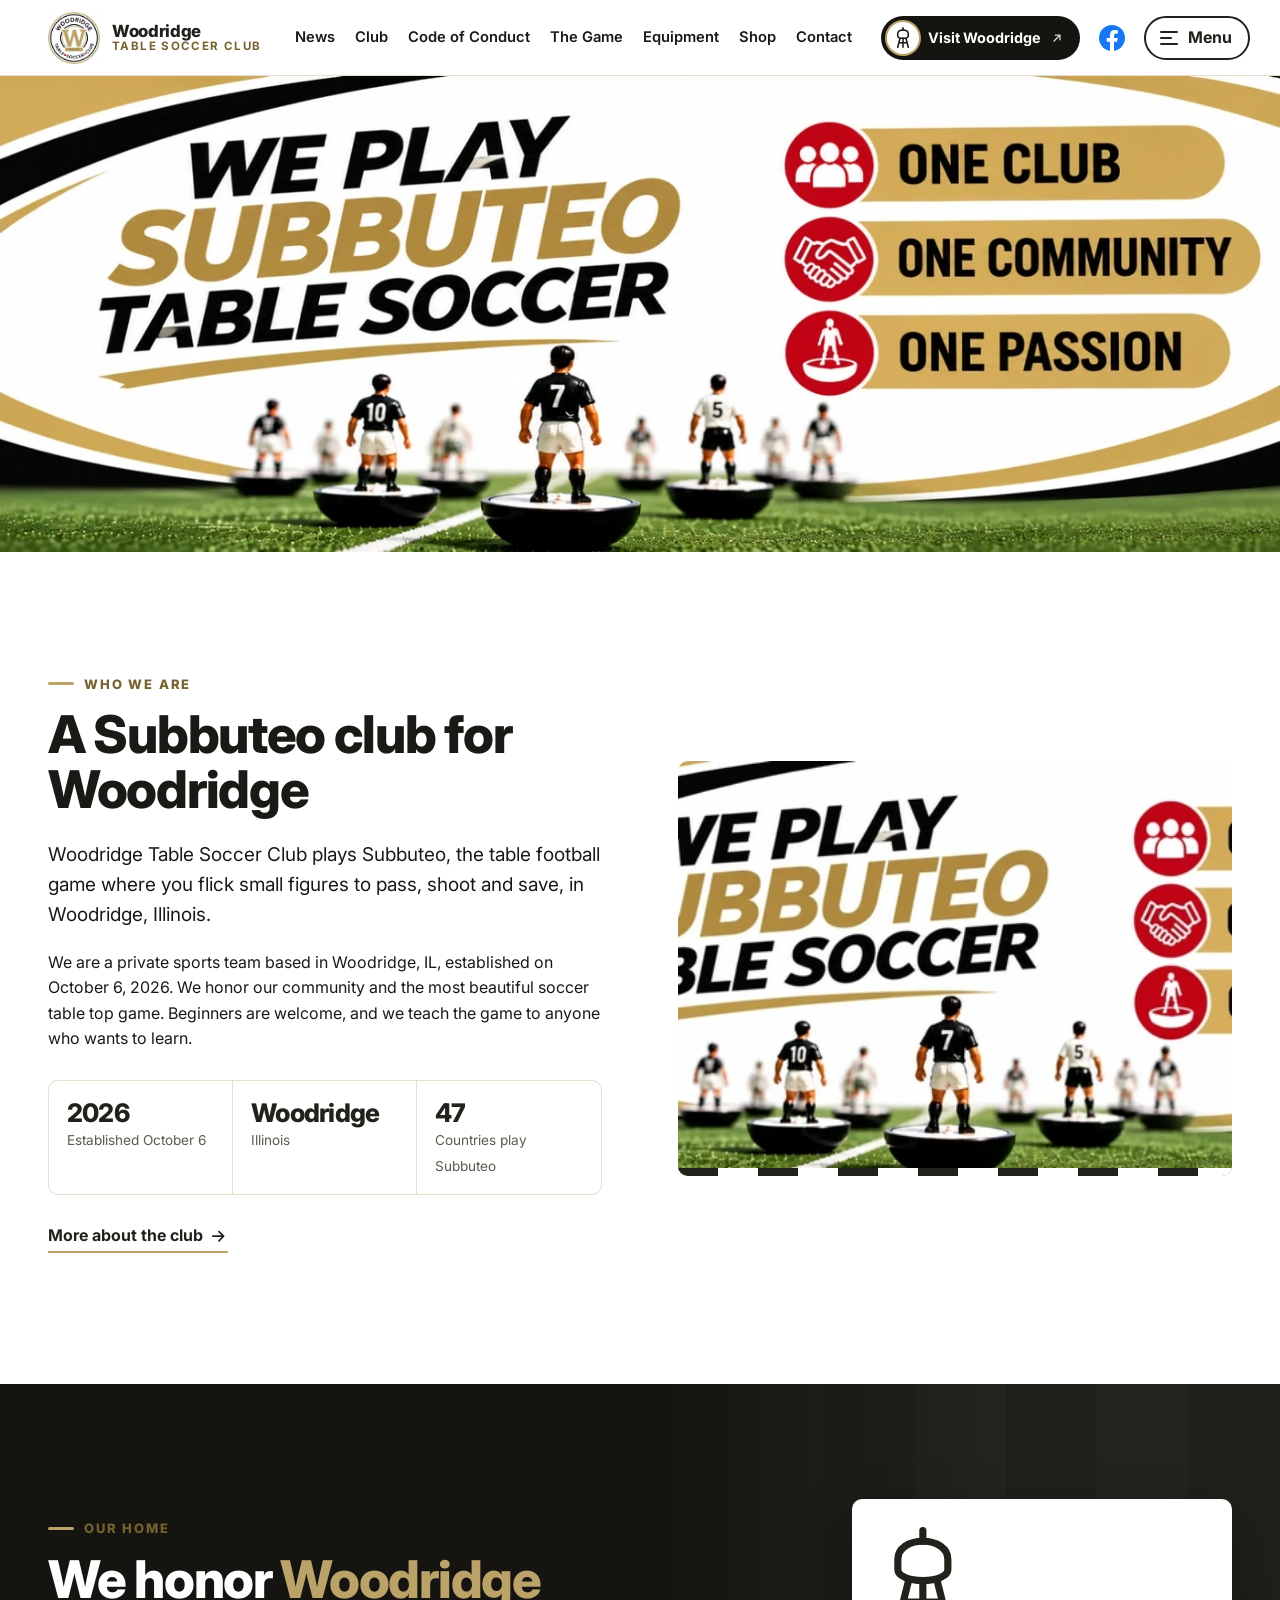
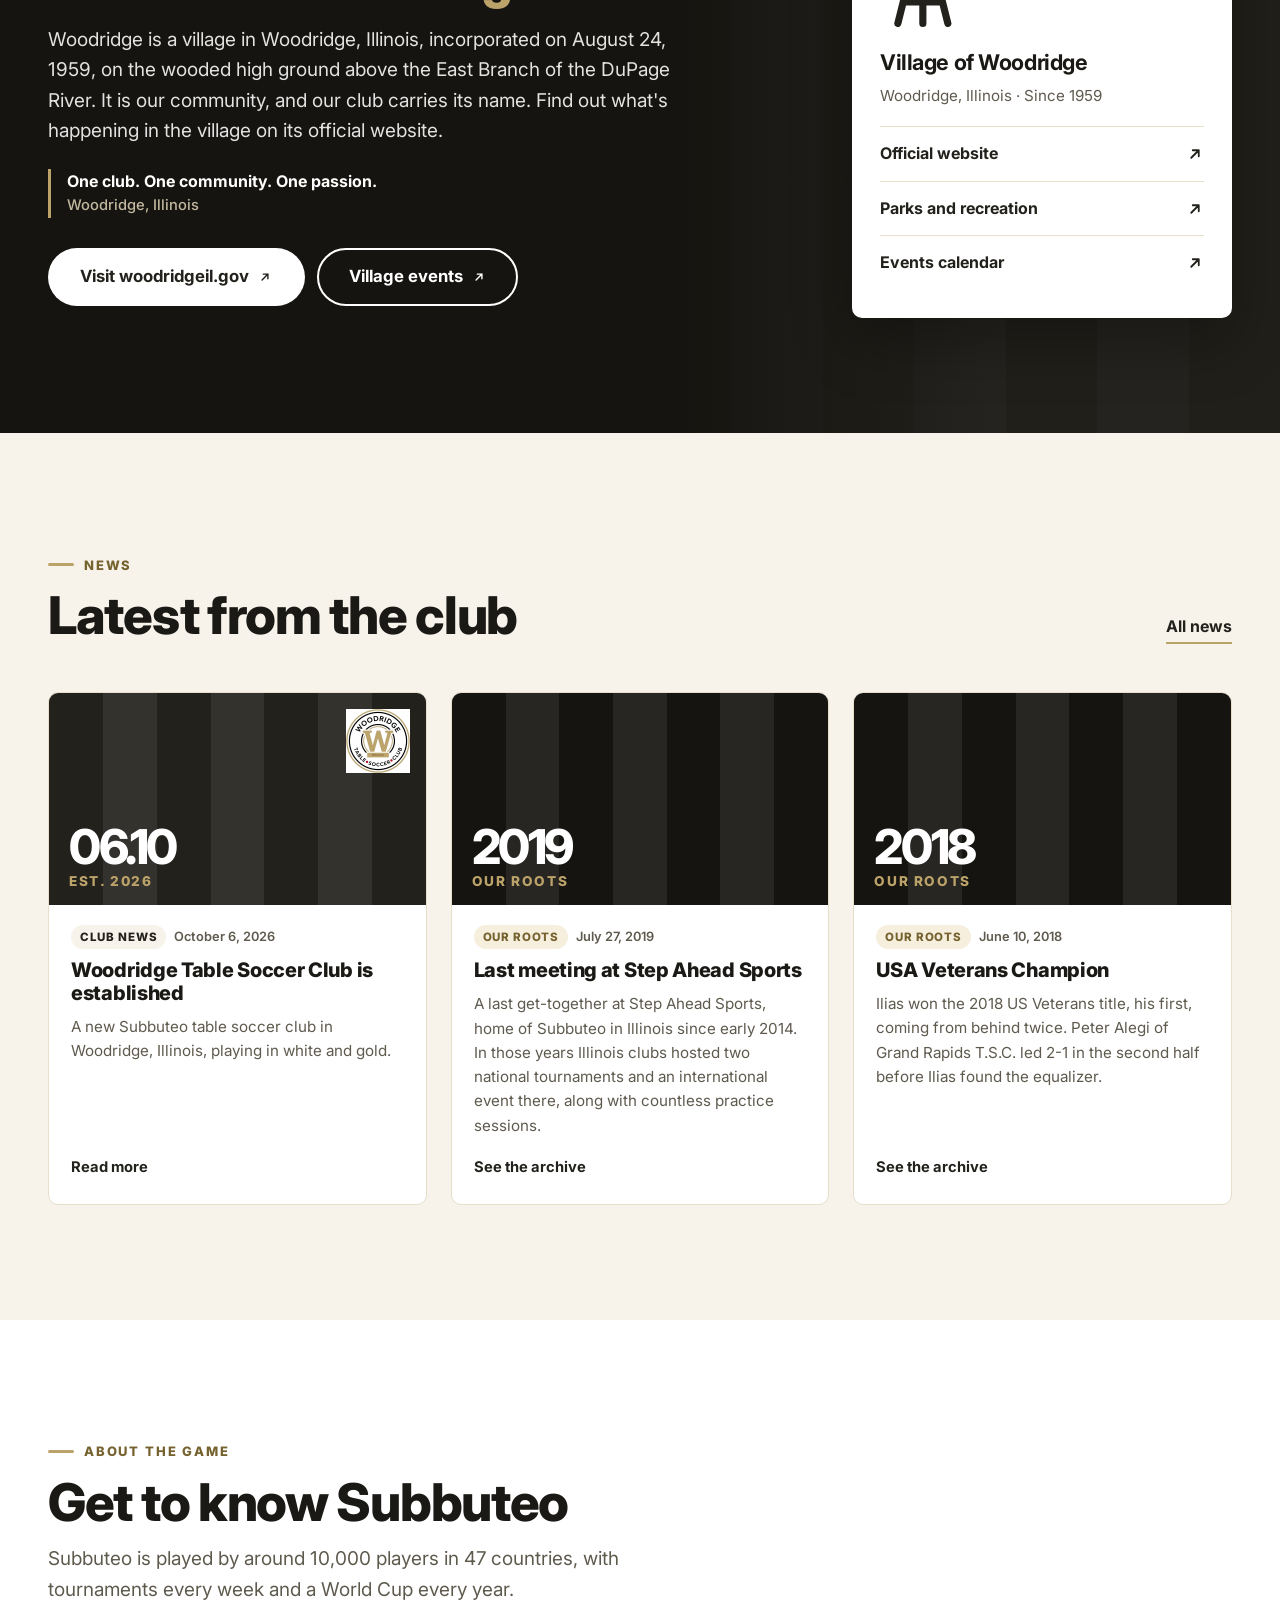
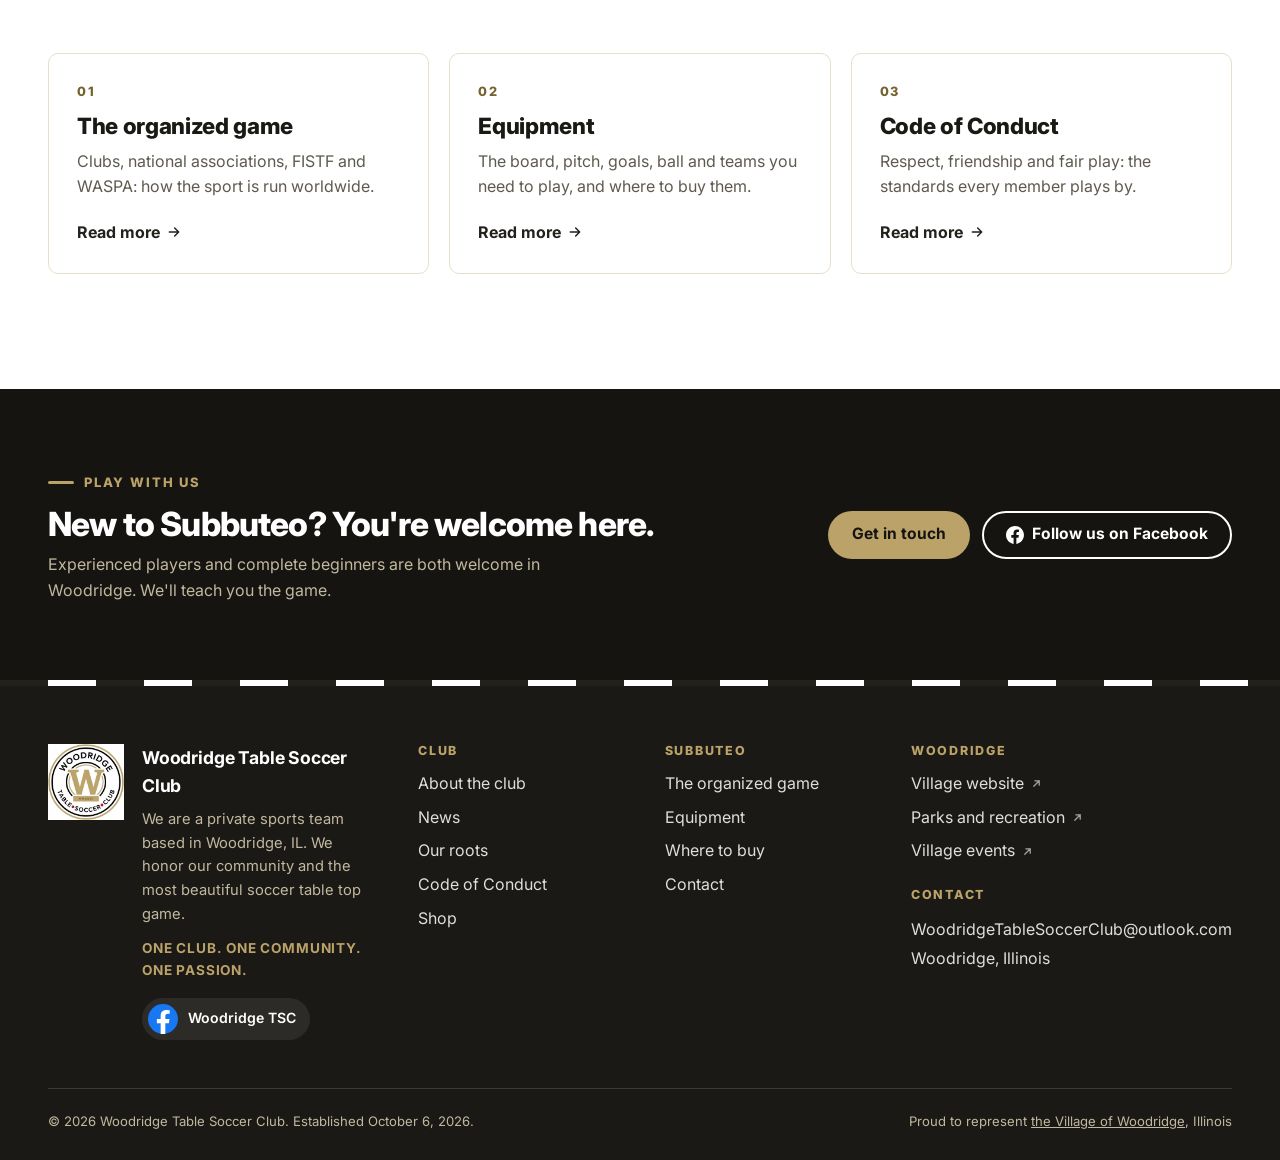
<file: index.html>
<!doctype html>
<html lang="en">
<head>
<meta charset="utf-8">
<meta name="viewport" content="width=device-width, initial-scale=1">
<title>Woodridge Table Soccer Club · Subbuteo in Woodridge, IL</title>
<meta name="description" content="Woodridge Table Soccer Club is a private Subbuteo table soccer team based in Woodridge, IL. One club. One community. One passion.">
<meta name="theme-color" content="#151410">
<meta property="og:type" content="website">
<meta property="og:title" content="Woodridge Table Soccer Club · Subbuteo in Woodridge, IL">
<meta property="og:description" content="Woodridge Table Soccer Club is a private Subbuteo table soccer team based in Woodridge, IL. One club. One community. One passion.">
<meta property="og:image" content="assets/img/og-banner.jpg">
<link rel="icon" type="image/png" sizes="32x32" href="assets/img/favicon-32.png">
<link rel="icon" type="image/png" sizes="48x48" href="assets/img/favicon-48.png">
<link rel="apple-touch-icon" href="assets/img/apple-touch-icon.png">
<link rel="preconnect" href="https://fonts.googleapis.com">
<link rel="preconnect" href="https://fonts.gstatic.com" crossorigin>
<link href="https://fonts.googleapis.com/css2?family=Inter:wght@400;500;600;700;800&display=swap" rel="stylesheet">
<link rel="stylesheet" href="assets/css/site.css">
</head>
<body data-group="club">
<a class="skip-link" href="#main">Skip to content</a>
<header class="site-header">
  <div class="wrap header-row">
    <a class="brand" href="index.html" aria-label="Woodridge Table Soccer Club, home">
      <img src="assets/img/crest-128.webp" alt="" width="52" height="52">
      <span class="brand-text"><strong>Woodridge</strong><span>Table Soccer Club</span></span>
    </a>
    <nav class="tabs" aria-label="Main"><ul><li><a href="news.html">News</a></li><li><a href="club.html">Club</a></li><li><a href="conduct.html">Code of Conduct</a></li><li><a href="game.html">The Game</a></li><li><a href="equipment.html">Equipment</a></li><li><a href="shop.html">Shop</a></li><li><a href="contact.html">Contact</a></li></ul></nav>
    <div class="header-actions">
      <a class="aok-btn" href="https://www.woodridgeil.gov/" target="_blank" rel="noopener" title="Village of Woodridge official website (opens in a new tab)">
        <span class="mini-crest"><svg class="tower" viewBox="0 0 24 28" fill="none" stroke="currentColor" stroke-width="2" stroke-linecap="round" stroke-linejoin="round" aria-hidden="true"><path d="M12 1v3"/><path d="M5 9c0-3 3-5 7-5s7 2 7 5v3c0 1.7-3.1 3-7 3s-7-1.3-7-3z"/><path d="M8 15 5 27M16 15l3 12M12 15v12M6.5 21h11"/></svg></span><span class="label-long">Visit Woodridge</span><span class="label-short">Woodridge</span><svg class="ext" viewBox="0 0 24 24" fill="none" stroke="currentColor" stroke-width="2.4" stroke-linecap="round" stroke-linejoin="round" aria-hidden="true"><path d="M7 17 17 7M9 7h8v8"/></svg></a>
      <a class="icon-btn header-fb" href="https://www.facebook.com/WoodridgeTSC" target="_blank" rel="noopener" aria-label="Woodridge TSC on Facebook"><svg viewBox="0 0 24 24" aria-hidden="true"><circle cx="12" cy="12" r="12" fill="#1877F2"/><path fill="#fff" d="M16.67 15.47 17.2 12h-3.33V9.75c0-.95.47-1.87 1.96-1.87h1.51V4.93s-1.37-.23-2.68-.23c-2.74 0-4.53 1.66-4.53 4.66V12H7.09v3.47h3.04V24a12.1 12.1 0 0 0 3.74 0v-8.53z"/></svg></a>
      <button class="menu-btn" type="button" aria-haspopup="dialog" aria-controls="drawer"><span class="bars" aria-hidden="true"><i></i><i></i><i></i></span><span class="label">Menu</span></button>
    </div>
  </div>
</header>
<div class="drawer-scrim" data-close></div>
<aside class="drawer" id="drawer" role="dialog" aria-modal="true" aria-label="Menu">
  <div class="drawer-top">
    <img src="assets/img/crest-128.webp" alt="" width="40" height="40">
    <strong>Woodridge TSC</strong>
    <button class="drawer-close" type="button" data-close>Close<svg viewBox="0 0 24 24" fill="none" stroke="currentColor" stroke-width="2.4" stroke-linecap="round" aria-hidden="true"><path d="M6 6l12 12M18 6 6 18"/></svg></button>
  </div>
  <div class="drawer-body">
    <ul class="drawer-groups">
      <li><a class="group-btn" href="index.html" style="text-decoration:none">Home</a></li>
      <li><button class="group-btn" type="button" data-group="club" aria-expanded="false" aria-controls="dp-club">Club<svg viewBox="0 0 24 24" fill="none" stroke="currentColor" stroke-width="2.2" stroke-linecap="round" stroke-linejoin="round" aria-hidden="true"><path d="M5 12h14M13 6l6 6-6 6"/></svg></button><div class="drawer-sub" id="ds-club" hidden><a href="club.html">About the club</a><a href="club.html#history">Subbuteo in Illinois</a><a href="club.html#achievements">Achievements</a><a href="conduct.html">Code of Conduct</a></div></li><li><button class="group-btn" type="button" data-group="game" aria-expanded="false" aria-controls="dp-game">Subbuteo<svg viewBox="0 0 24 24" fill="none" stroke="currentColor" stroke-width="2.2" stroke-linecap="round" stroke-linejoin="round" aria-hidden="true"><path d="M5 12h14M13 6l6 6-6 6"/></svg></button><div class="drawer-sub" id="ds-game" hidden><a href="game.html">The organized game</a><a href="equipment.html">Equipment</a><a href="equipment.html#suppliers">Where to buy</a></div></li><li><button class="group-btn" type="button" data-group="news" aria-expanded="false" aria-controls="dp-news">News<svg viewBox="0 0 24 24" fill="none" stroke="currentColor" stroke-width="2.2" stroke-linecap="round" stroke-linejoin="round" aria-hidden="true"><path d="M5 12h14M13 6l6 6-6 6"/></svg></button><div class="drawer-sub" id="ds-news" hidden><a href="news.html">Latest news</a><a href="news.html#roots">Our roots: the archive</a></div></li><li><button class="group-btn" type="button" data-group="shop" aria-expanded="false" aria-controls="dp-shop">Shop<svg viewBox="0 0 24 24" fill="none" stroke="currentColor" stroke-width="2.2" stroke-linecap="round" stroke-linejoin="round" aria-hidden="true"><path d="M5 12h14M13 6l6 6-6 6"/></svg></button><div class="drawer-sub" id="ds-shop" hidden><a href="shop.html">Club merchandise</a><a href="shop.html#notify">Ask about an item</a></div></li><li><button class="group-btn" type="button" data-group="contact" aria-expanded="false" aria-controls="dp-contact">Contact<svg viewBox="0 0 24 24" fill="none" stroke="currentColor" stroke-width="2.2" stroke-linecap="round" stroke-linejoin="round" aria-hidden="true"><path d="M5 12h14M13 6l6 6-6 6"/></svg></button><div class="drawer-sub" id="ds-contact" hidden><a href="contact.html">Send us a message</a><a href="contact.html#form">Join the club</a><a href="https://www.facebook.com/WoodridgeTSC" target="_blank" rel="noopener">WTSC on Facebook<svg class="ext" viewBox="0 0 24 24" fill="none" stroke="currentColor" stroke-width="2.4" stroke-linecap="round" stroke-linejoin="round" aria-hidden="true"><path d="M7 17 17 7M9 7h8v8"/></svg></a></div></li><li><button class="group-btn gold" type="button" data-group="aok" aria-expanded="false" aria-controls="dp-aok">Woodridge<svg viewBox="0 0 24 24" fill="none" stroke="currentColor" stroke-width="2.2" stroke-linecap="round" stroke-linejoin="round" aria-hidden="true"><path d="M5 12h14M13 6l6 6-6 6"/></svg></button><div class="drawer-sub" id="ds-aok" hidden><a href="https://www.woodridgeil.gov/" target="_blank" rel="noopener">Village website<svg class="ext" viewBox="0 0 24 24" fill="none" stroke="currentColor" stroke-width="2.4" stroke-linecap="round" stroke-linejoin="round" aria-hidden="true"><path d="M7 17 17 7M9 7h8v8"/></svg></a><a href="https://www.woodridgeil.gov/my_community/parks_recreation.php" target="_blank" rel="noopener">Parks and recreation<svg class="ext" viewBox="0 0 24 24" fill="none" stroke="currentColor" stroke-width="2.4" stroke-linecap="round" stroke-linejoin="round" aria-hidden="true"><path d="M7 17 17 7M9 7h8v8"/></svg></a><a href="https://www.woodridgeil.gov/calendar.php" target="_blank" rel="noopener">Village events<svg class="ext" viewBox="0 0 24 24" fill="none" stroke="currentColor" stroke-width="2.4" stroke-linecap="round" stroke-linejoin="round" aria-hidden="true"><path d="M7 17 17 7M9 7h8v8"/></svg></a></div></li>
    </ul>
    <div class="drawer-panels"><div class="drawer-panel" id="dp-club" hidden><h3>Club</h3><a href="club.html">About the club</a><a href="club.html#history">Subbuteo in Illinois</a><a href="club.html#achievements">Achievements</a><a href="conduct.html">Code of Conduct</a></div><div class="drawer-panel" id="dp-game" hidden><h3>Subbuteo</h3><a href="game.html">The organized game</a><a href="equipment.html">Equipment</a><a href="equipment.html#suppliers">Where to buy</a></div><div class="drawer-panel" id="dp-news" hidden><h3>News</h3><a href="news.html">Latest news</a><a href="news.html#roots">Our roots: the archive</a></div><div class="drawer-panel" id="dp-shop" hidden><h3>Shop</h3><a href="shop.html">Club merchandise</a><a href="shop.html#notify">Ask about an item</a></div><div class="drawer-panel" id="dp-contact" hidden><h3>Contact</h3><a href="contact.html">Send us a message</a><a href="contact.html#form">Join the club</a><a href="https://www.facebook.com/WoodridgeTSC" target="_blank" rel="noopener">WTSC on Facebook<svg class="ext" viewBox="0 0 24 24" fill="none" stroke="currentColor" stroke-width="2.4" stroke-linecap="round" stroke-linejoin="round" aria-hidden="true"><path d="M7 17 17 7M9 7h8v8"/></svg></a></div><div class="drawer-panel" id="dp-aok" hidden><h3>Woodridge</h3><a href="https://www.woodridgeil.gov/" target="_blank" rel="noopener">Village website<svg class="ext" viewBox="0 0 24 24" fill="none" stroke="currentColor" stroke-width="2.4" stroke-linecap="round" stroke-linejoin="round" aria-hidden="true"><path d="M7 17 17 7M9 7h8v8"/></svg></a><a href="https://www.woodridgeil.gov/my_community/parks_recreation.php" target="_blank" rel="noopener">Parks and recreation<svg class="ext" viewBox="0 0 24 24" fill="none" stroke="currentColor" stroke-width="2.4" stroke-linecap="round" stroke-linejoin="round" aria-hidden="true"><path d="M7 17 17 7M9 7h8v8"/></svg></a><a href="https://www.woodridgeil.gov/calendar.php" target="_blank" rel="noopener">Village events<svg class="ext" viewBox="0 0 24 24" fill="none" stroke="currentColor" stroke-width="2.4" stroke-linecap="round" stroke-linejoin="round" aria-hidden="true"><path d="M7 17 17 7M9 7h8v8"/></svg></a><p>The Village of Woodridge, Woodridge, Illinois. Our community, and the name we carry.</p></div></div>
  </div>
  <div class="drawer-foot">
    <a class="btn btn-gold btn-sm" href="https://www.woodridgeil.gov/" target="_blank" rel="noopener">Visit Woodridge<svg class="ext" viewBox="0 0 24 24" fill="none" stroke="currentColor" stroke-width="2.4" stroke-linecap="round" stroke-linejoin="round" aria-hidden="true"><path d="M7 17 17 7M9 7h8v8"/></svg></a>
    <div class="socials"><a class="social" href="https://www.facebook.com/WoodridgeTSC" target="_blank" rel="noopener"><svg viewBox="0 0 24 24" aria-hidden="true"><circle cx="12" cy="12" r="12" fill="#1877F2"/><path fill="#fff" d="M16.67 15.47 17.2 12h-3.33V9.75c0-.95.47-1.87 1.96-1.87h1.51V4.93s-1.37-.23-2.68-.23c-2.74 0-4.53 1.66-4.53 4.66V12H7.09v3.47h3.04V24a12.1 12.1 0 0 0 3.74 0v-8.53z"/></svg>Woodridge TSC</a></div>
  </div>
</aside>
<main id="main">
<section class="hero" aria-labelledby="hero-h">
  <picture>
    <source media="(max-width: 760px)" srcset="assets/img/scenery-780.webp">
    <source media="(max-width: 1400px)" srcset="assets/img/banner-1400.webp">
    <img class="hero-banner" src="assets/img/banner-2056.webp" width="2056" height="765"
      alt="Woodridge Table Soccer Club banner: green-and-white Subbuteo figures on a pitch beside a pond, a footbridge and autumn trees. We play Subbuteo table soccer. One club, one community, one passion.">
  </picture>
  <div class="hero-phone">
    <img class="crest" src="assets/img/crest-256.webp" alt="" width="112" height="112">
    <div class="hero-text">
      <h1 id="hero-h">Woodridge <span>Table Soccer Club</span></h1>
      <p class="tagline">We honor our community and the most beautiful soccer table top game.</p>
      <p class="motto">One club. One community. One passion.</p>
      <div class="hero-actions">
        <a class="btn btn-gold" href="https://www.woodridgeil.gov/" target="_blank" rel="noopener">Visit Woodridge<svg class="ext" viewBox="0 0 24 24" fill="none" stroke="currentColor" stroke-width="2.4" stroke-linecap="round" stroke-linejoin="round" aria-hidden="true"><path d="M7 17 17 7M9 7h8v8"/></svg></a>
        <a class="btn btn-line" href="club.html">About the club</a>
      </div>
    </div>
  </div>
</section>

<section class="section" aria-labelledby="who-h">
  <div class="wrap split">
    <div>
      <span class="eyebrow">Who we are</span>
      <h2 id="who-h">A Subbuteo club for Woodridge</h2>
      <p class="lead-text" style="margin-top:22px">Woodridge Table Soccer Club plays Subbuteo, the table football game where you flick small figures to pass, shoot and save, in Woodridge, Illinois.</p>
      <p>We are a private sports team based in Woodridge, IL, established on October 6, 2026. We honor our community and the most beautiful soccer table top game. Beginners are welcome, and we teach the game to anyone who wants to learn.</p>
      <div class="facts">
        <div><b>2026</b><span>Established October 6</span></div>
        <div><b>Woodridge</b><span>Illinois</span></div>
        <div><b>47</b><span>Countries play Subbuteo</span></div>
      </div>
      <p style="margin-top:28px"><a class="link" href="club.html">More about the club<svg class="ico" viewBox="0 0 24 24" fill="none" stroke="currentColor" stroke-width="2.2" stroke-linecap="round" stroke-linejoin="round" aria-hidden="true"><path d="M5 12h14M13 6l6 6-6 6"/></svg></a></p>
    </div>
    <div class="photo-frame"><img src="assets/img/figures-786.webp" alt="Subbuteo figures on the pitch." width="786" height="310" loading="lazy"></div>
  </div>
</section>

<section class="section aok-block" aria-labelledby="aok-h">
  <div class="stripes" aria-hidden="true"><span></span><span></span><span></span><span></span><span></span><span></span><span></span></div>
  <div class="wrap aok-inner">
    <div>
      <span class="eyebrow">Our home</span>
      <h2 id="aok-h">We honor <em>Woodridge</em></h2>
      <p class="lead-text">Woodridge is a village in Woodridge, Illinois, incorporated on August 24, 1959, on the wooded high ground above the East Branch of the DuPage River. It is our community, and our club carries its name. Find out what's happening in the village on its official website.</p>
      <p class="aok-motto">One club. One community. One passion.<span>Woodridge, Illinois</span></p>
      <div class="aok-actions">
        <a class="btn btn-white btn-lg" href="https://www.woodridgeil.gov/" target="_blank" rel="noopener">Visit woodridgeil.gov<svg class="ext" viewBox="0 0 24 24" fill="none" stroke="currentColor" stroke-width="2.4" stroke-linecap="round" stroke-linejoin="round" aria-hidden="true"><path d="M7 17 17 7M9 7h8v8"/></svg></a>
        <a class="btn btn-line btn-lg" href="https://www.woodridgeil.gov/calendar.php" target="_blank" rel="noopener">Village events<svg class="ext" viewBox="0 0 24 24" fill="none" stroke="currentColor" stroke-width="2.4" stroke-linecap="round" stroke-linejoin="round" aria-hidden="true"><path d="M7 17 17 7M9 7h8v8"/></svg></a>
      </div>
    </div>
    <div class="aok-card">
      <div class="shield"><svg class="tower" viewBox="0 0 24 28" fill="none" stroke="currentColor" stroke-width="2" stroke-linecap="round" stroke-linejoin="round" aria-hidden="true"><path d="M12 1v3"/><path d="M5 9c0-3 3-5 7-5s7 2 7 5v3c0 1.7-3.1 3-7 3s-7-1.3-7-3z"/><path d="M8 15 5 27M16 15l3 12M12 15v12M6.5 21h11"/></svg></div>
      <b>Village of Woodridge</b>
      <span>Woodridge, Illinois · Since 1959</span>
      <a href="https://www.woodridgeil.gov/" target="_blank" rel="noopener">Official website<svg class="ext" viewBox="0 0 24 24" fill="none" stroke="currentColor" stroke-width="2.4" stroke-linecap="round" stroke-linejoin="round" aria-hidden="true"><path d="M7 17 17 7M9 7h8v8"/></svg></a>
      <a href="https://www.woodridgeil.gov/my_community/parks_recreation.php" target="_blank" rel="noopener">Parks and recreation<svg class="ext" viewBox="0 0 24 24" fill="none" stroke="currentColor" stroke-width="2.4" stroke-linecap="round" stroke-linejoin="round" aria-hidden="true"><path d="M7 17 17 7M9 7h8v8"/></svg></a>
      <a href="https://www.woodridgeil.gov/calendar.php" target="_blank" rel="noopener">Events calendar<svg class="ext" viewBox="0 0 24 24" fill="none" stroke="currentColor" stroke-width="2.4" stroke-linecap="round" stroke-linejoin="round" aria-hidden="true"><path d="M7 17 17 7M9 7h8v8"/></svg></a>
    </div>
  </div>
</section>

<section class="section cloud" aria-labelledby="news-h">
  <div class="wrap">
    <div class="section-head"><div><span class="eyebrow">News</span><h2 id="news-h">Latest from the club</h2></div><a class="link" href="news.html">All news</a></div>
    <div class="news-grid" id="latest-news" data-count="3"></div>
    <p data-news-fallback hidden><a class="link" href="news.html">Read the club news</a></p>
  </div>
</section>

<section class="section" aria-labelledby="learn-h">
  <div class="wrap">
    <div class="section-head"><div><span class="eyebrow">About the game</span><h2 id="learn-h">Get to know Subbuteo</h2>
      <p>Subbuteo is played by around 10,000 players in 47 countries, with tournaments every week and a World Cup every year.</p></div></div>
    <div class="card-grid">
      <a class="link-card" href="game.html"><span class="num">01</span><h3>The organized game</h3><p>Clubs, national associations, FISTF and WASPA: how the sport is run worldwide.</p><span class="go">Read more<svg viewBox="0 0 24 24" fill="none" stroke="currentColor" stroke-width="2.2" stroke-linecap="round" stroke-linejoin="round" aria-hidden="true"><path d="M5 12h14M13 6l6 6-6 6"/></svg></span></a>
      <a class="link-card" href="equipment.html"><span class="num">02</span><h3>Equipment</h3><p>The board, pitch, goals, ball and teams you need to play, and where to buy them.</p><span class="go">Read more<svg viewBox="0 0 24 24" fill="none" stroke="currentColor" stroke-width="2.2" stroke-linecap="round" stroke-linejoin="round" aria-hidden="true"><path d="M5 12h14M13 6l6 6-6 6"/></svg></span></a>
      <a class="link-card" href="conduct.html"><span class="num">03</span><h3>Code of Conduct</h3><p>Respect, friendship and fair play: the standards every member plays by.</p><span class="go">Read more<svg viewBox="0 0 24 24" fill="none" stroke="currentColor" stroke-width="2.2" stroke-linecap="round" stroke-linejoin="round" aria-hidden="true"><path d="M5 12h14M13 6l6 6-6 6"/></svg></span></a>
    </div>
  </div>
</section>

<section class="section tight deep">
  <div class="wrap cta-band">
    <div><span class="eyebrow">Play with us</span><h2>New to Subbuteo? You're welcome here.</h2>
      <p>Experienced players and complete beginners are both welcome in Woodridge. We'll teach you the game.</p></div>
    <div class="btns">
      <a class="btn btn-gold" href="contact.html#form">Get in touch</a>
      <a class="btn btn-line" href="https://www.facebook.com/WoodridgeTSC" target="_blank" rel="noopener"><svg class="ico" viewBox="0 0 24 24" aria-hidden="true"><path fill="currentColor" d="M24 12.07C24 5.4 18.63 0 12 0S0 5.4 0 12.07C0 18.1 4.39 23.1 10.13 24v-8.44H7.08v-3.49h3.04V9.41c0-3.02 1.8-4.7 4.54-4.7 1.31 0 2.68.24 2.68.24v2.97h-1.5c-1.5 0-1.96.93-1.96 1.89v2.26h3.33l-.53 3.49h-2.8V24C19.62 23.1 24 18.1 24 12.07z"/></svg>Follow us on Facebook</a>
    </div>
  </div>
</section>
</main>
<footer class="site-footer">
  <div class="wrap">
    <div class="foot-grid">
      <div class="foot-brand">
        <img src="assets/img/crest-128.webp" alt="" width="76" height="76" loading="lazy">
        <div><strong>Woodridge Table Soccer Club</strong>
          <p>We are a private sports team based in Woodridge, IL. We honor our community and the most beautiful soccer table top game.</p>
          <p class="motto">One club. One community. One passion.</p>
          <div class="socials" style="margin-top:16px"><a class="social" href="https://www.facebook.com/WoodridgeTSC" target="_blank" rel="noopener"><svg viewBox="0 0 24 24" aria-hidden="true"><circle cx="12" cy="12" r="12" fill="#1877F2"/><path fill="#fff" d="M16.67 15.47 17.2 12h-3.33V9.75c0-.95.47-1.87 1.96-1.87h1.51V4.93s-1.37-.23-2.68-.23c-2.74 0-4.53 1.66-4.53 4.66V12H7.09v3.47h3.04V24a12.1 12.1 0 0 0 3.74 0v-8.53z"/></svg>Woodridge TSC</a></div>
        </div>
      </div>
      <div><h4>Club</h4><ul>
        <li><a href="club.html">About the club</a></li><li><a href="news.html">News</a></li>
        <li><a href="news.html#roots">Our roots</a></li><li><a href="conduct.html">Code of Conduct</a></li><li><a href="shop.html">Shop</a></li></ul></div>
      <div><h4>Subbuteo</h4><ul>
        <li><a href="game.html">The organized game</a></li><li><a href="equipment.html">Equipment</a></li>
        <li><a href="equipment.html#suppliers">Where to buy</a></li><li><a href="contact.html">Contact</a></li></ul></div>
      <div><h4>Woodridge</h4><ul>
        <li><a href="https://www.woodridgeil.gov/" target="_blank" rel="noopener">Village website<svg class="ext" viewBox="0 0 24 24" fill="none" stroke="currentColor" stroke-width="2.4" stroke-linecap="round" stroke-linejoin="round" aria-hidden="true"><path d="M7 17 17 7M9 7h8v8"/></svg></a></li><li><a href="https://www.woodridgeil.gov/my_community/parks_recreation.php" target="_blank" rel="noopener">Parks and recreation<svg class="ext" viewBox="0 0 24 24" fill="none" stroke="currentColor" stroke-width="2.4" stroke-linecap="round" stroke-linejoin="round" aria-hidden="true"><path d="M7 17 17 7M9 7h8v8"/></svg></a></li>
        <li><a href="https://www.woodridgeil.gov/calendar.php" target="_blank" rel="noopener">Village events<svg class="ext" viewBox="0 0 24 24" fill="none" stroke="currentColor" stroke-width="2.4" stroke-linecap="round" stroke-linejoin="round" aria-hidden="true"><path d="M7 17 17 7M9 7h8v8"/></svg></a></li></ul>
        <h4 style="margin-top:24px">Contact</h4>
        <address><a href="mailto:WoodridgeTableSoccerClub@outlook.com">WoodridgeTableSoccerClub@outlook.com</a><br>Woodridge, Illinois</address></div>
    </div>
    <div class="foot-bottom">
      <span>© <span data-year>2026</span> Woodridge Table Soccer Club. Established October 6, 2026.</span>
      <span>Proud to represent <a href="https://www.woodridgeil.gov/" target="_blank" rel="noopener">the Village of Woodridge</a>, Illinois</span>
    </div>
  </div>
</footer>
<script src="assets/js/config.js"></script>
<script src="assets/js/app.js"></script>
</body>
</html>
</file>
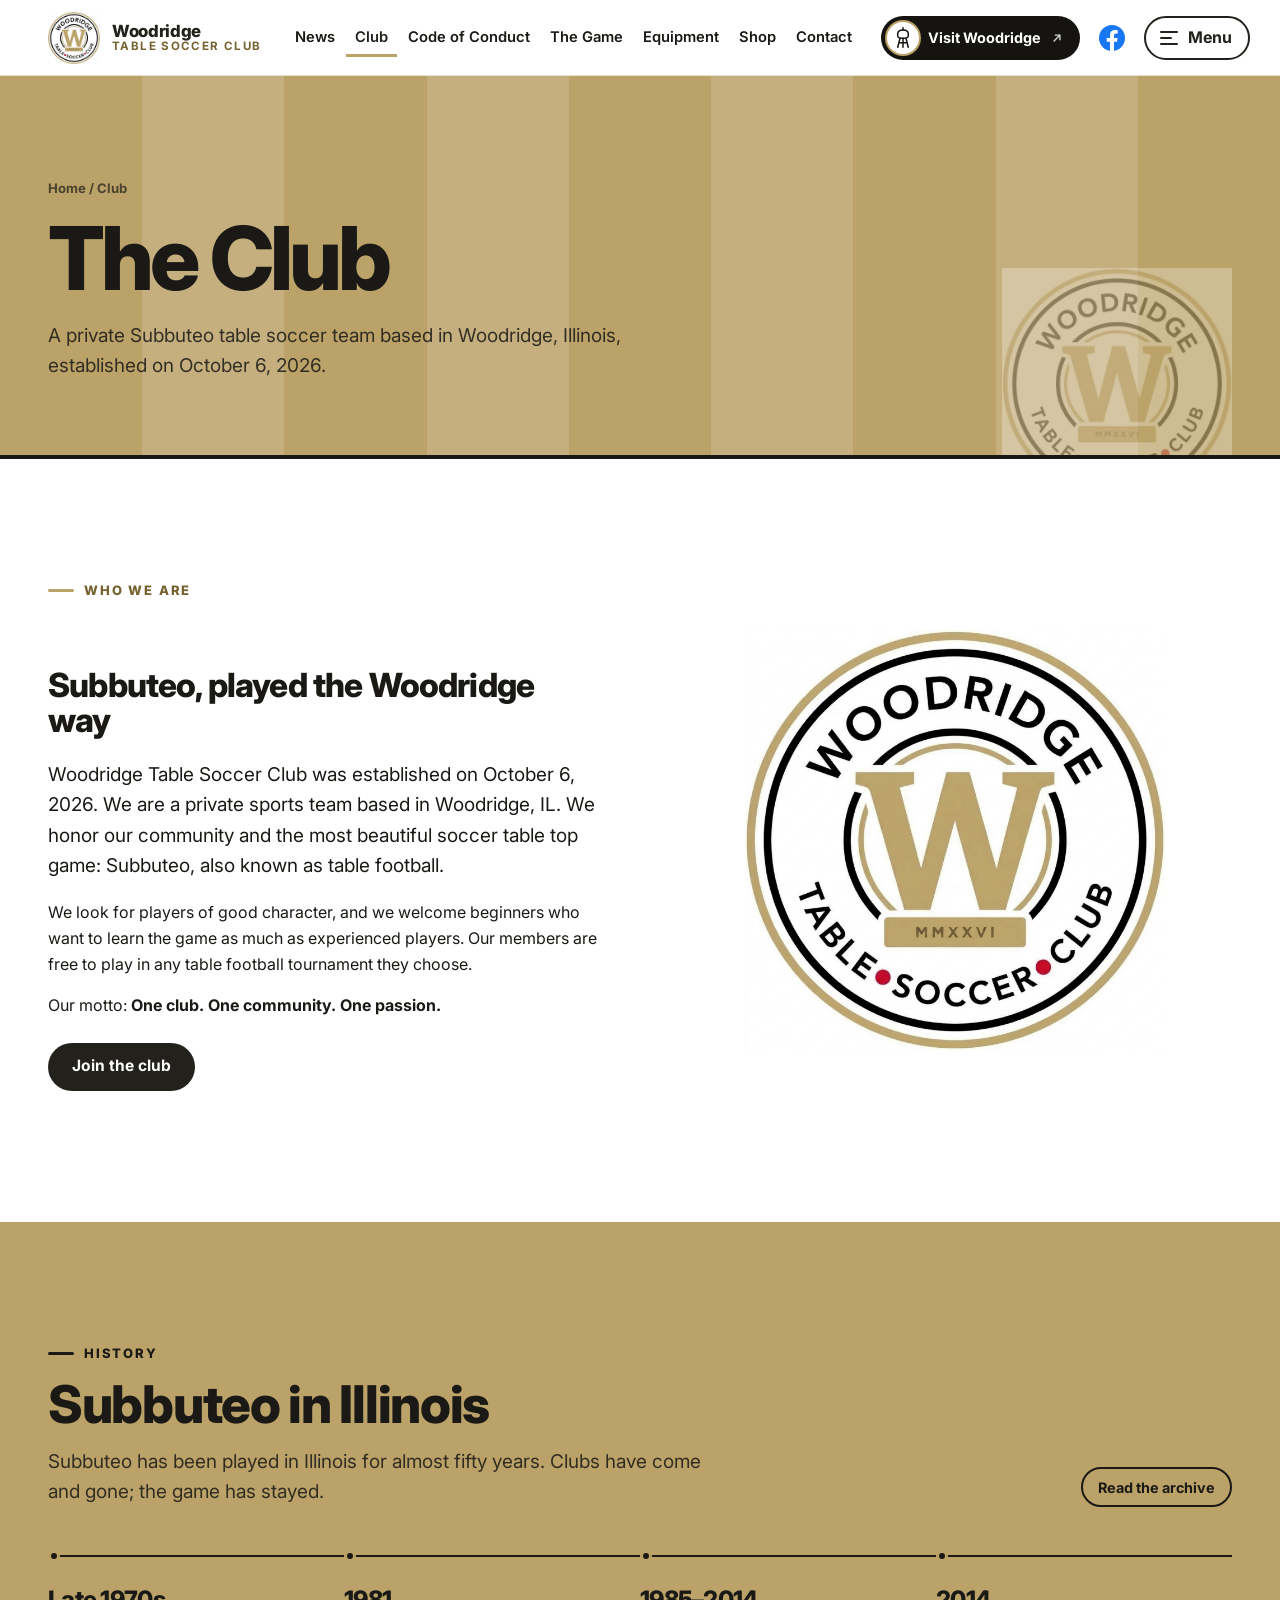
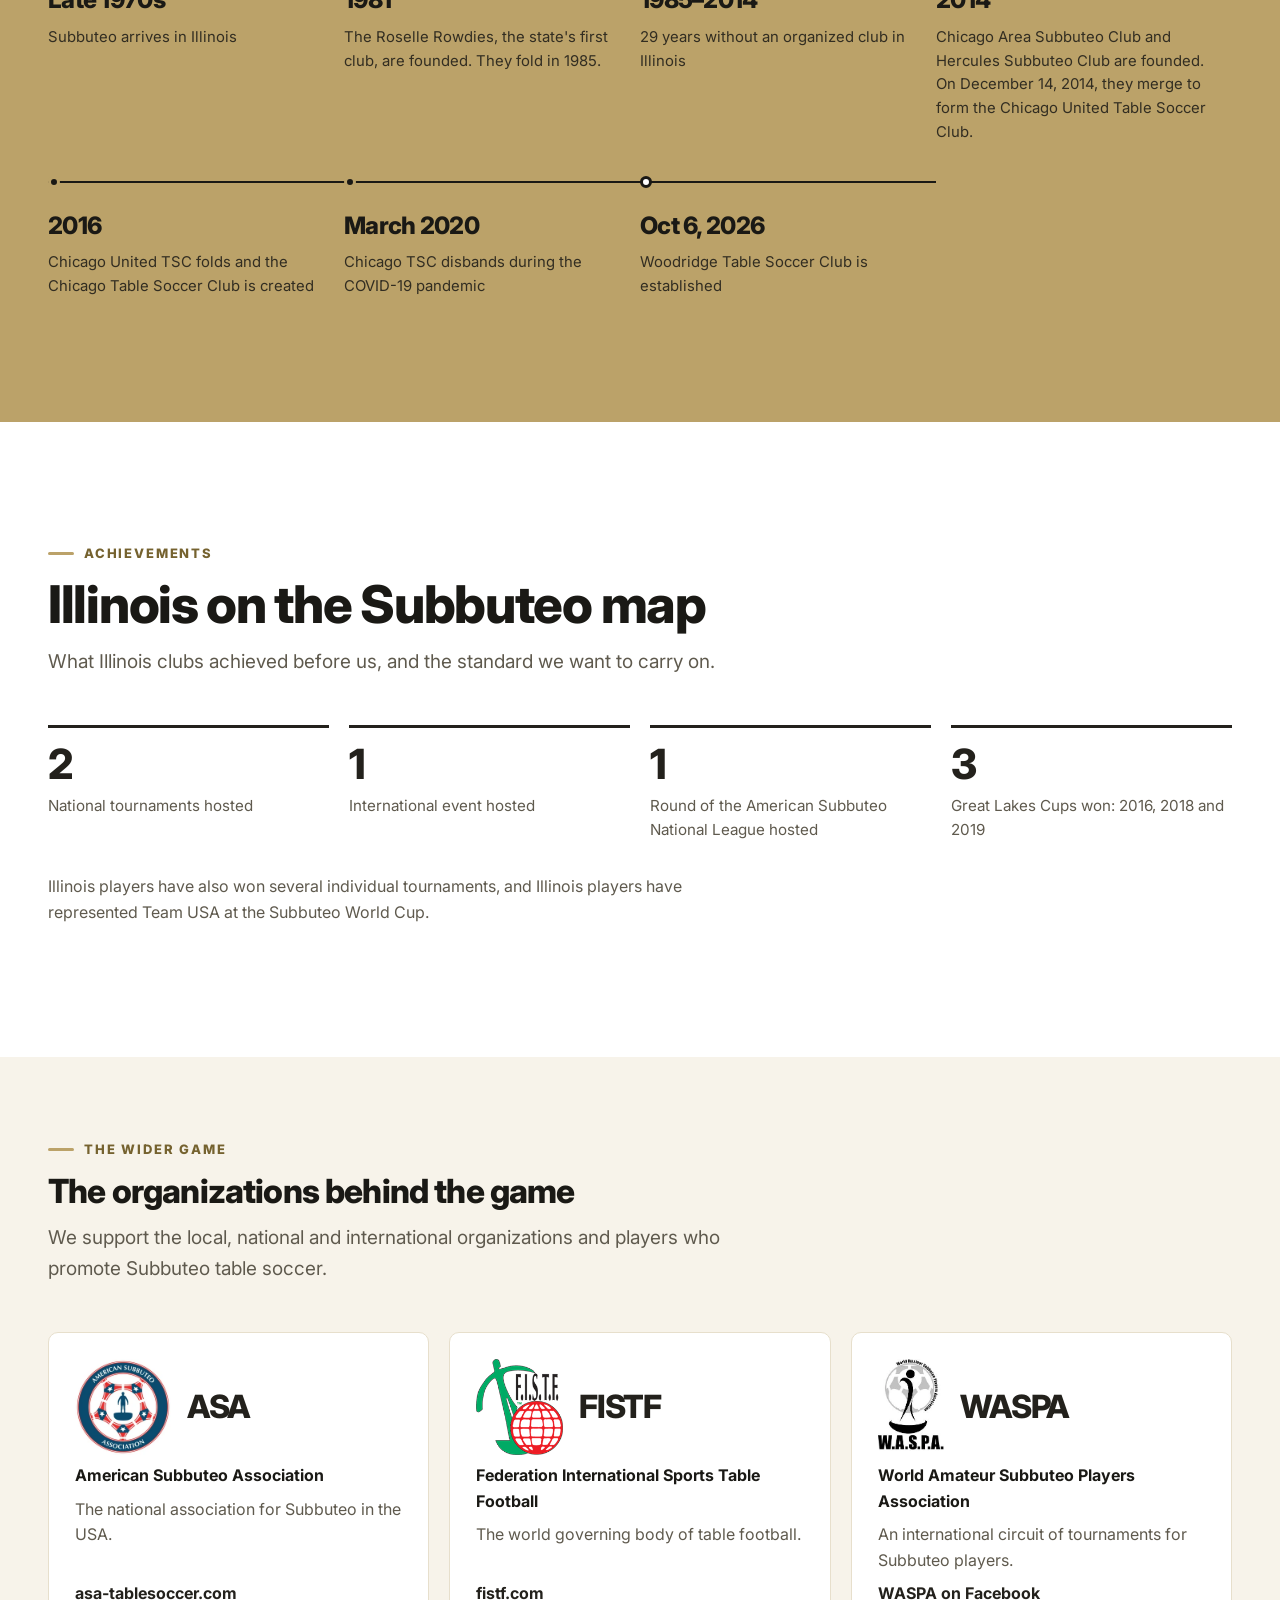
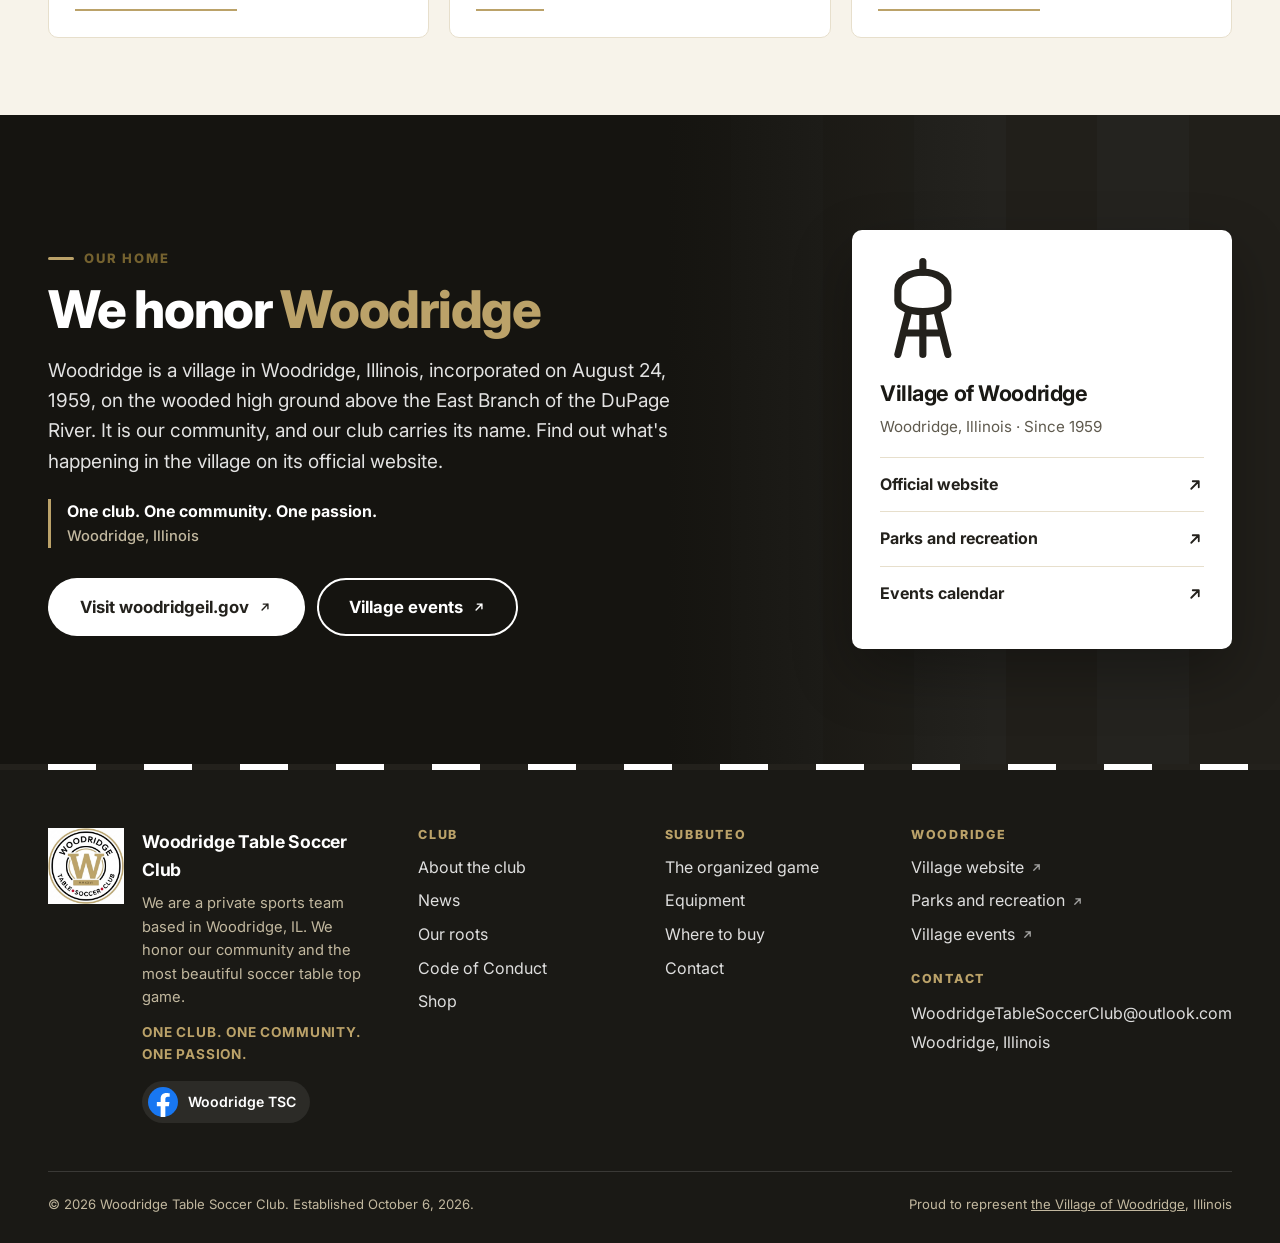
<file: club.html>
<!doctype html>
<html lang="en">
<head>
<meta charset="utf-8">
<meta name="viewport" content="width=device-width, initial-scale=1">
<title>The Club · Woodridge TSC</title>
<meta name="description" content="About Woodridge Table Soccer Club, the history of Subbuteo in Illinois, and our achievements.">
<meta name="theme-color" content="#151410">
<meta property="og:type" content="website">
<meta property="og:title" content="The Club · Woodridge TSC">
<meta property="og:description" content="About Woodridge Table Soccer Club, the history of Subbuteo in Illinois, and our achievements.">
<meta property="og:image" content="assets/img/og-banner.jpg">
<link rel="icon" type="image/png" sizes="32x32" href="assets/img/favicon-32.png">
<link rel="icon" type="image/png" sizes="48x48" href="assets/img/favicon-48.png">
<link rel="apple-touch-icon" href="assets/img/apple-touch-icon.png">
<link rel="preconnect" href="https://fonts.googleapis.com">
<link rel="preconnect" href="https://fonts.gstatic.com" crossorigin>
<link href="https://fonts.googleapis.com/css2?family=Inter:wght@400;500;600;700;800&display=swap" rel="stylesheet">
<link rel="stylesheet" href="assets/css/site.css">
</head>
<body data-group="club">
<a class="skip-link" href="#main">Skip to content</a>
<header class="site-header">
  <div class="wrap header-row">
    <a class="brand" href="index.html" aria-label="Woodridge Table Soccer Club, home">
      <img src="assets/img/crest-128.webp" alt="" width="52" height="52">
      <span class="brand-text"><strong>Woodridge</strong><span>Table Soccer Club</span></span>
    </a>
    <nav class="tabs" aria-label="Main"><ul><li><a href="news.html">News</a></li><li><a href="club.html" aria-current="page">Club</a></li><li><a href="conduct.html">Code of Conduct</a></li><li><a href="game.html">The Game</a></li><li><a href="equipment.html">Equipment</a></li><li><a href="shop.html">Shop</a></li><li><a href="contact.html">Contact</a></li></ul></nav>
    <div class="header-actions">
      <a class="aok-btn" href="https://www.woodridgeil.gov/" target="_blank" rel="noopener" title="Village of Woodridge official website (opens in a new tab)">
        <span class="mini-crest"><svg class="tower" viewBox="0 0 24 28" fill="none" stroke="currentColor" stroke-width="2" stroke-linecap="round" stroke-linejoin="round" aria-hidden="true"><path d="M12 1v3"/><path d="M5 9c0-3 3-5 7-5s7 2 7 5v3c0 1.7-3.1 3-7 3s-7-1.3-7-3z"/><path d="M8 15 5 27M16 15l3 12M12 15v12M6.5 21h11"/></svg></span><span class="label-long">Visit Woodridge</span><span class="label-short">Woodridge</span><svg class="ext" viewBox="0 0 24 24" fill="none" stroke="currentColor" stroke-width="2.4" stroke-linecap="round" stroke-linejoin="round" aria-hidden="true"><path d="M7 17 17 7M9 7h8v8"/></svg></a>
      <a class="icon-btn header-fb" href="https://www.facebook.com/WoodridgeTSC" target="_blank" rel="noopener" aria-label="Woodridge TSC on Facebook"><svg viewBox="0 0 24 24" aria-hidden="true"><circle cx="12" cy="12" r="12" fill="#1877F2"/><path fill="#fff" d="M16.67 15.47 17.2 12h-3.33V9.75c0-.95.47-1.87 1.96-1.87h1.51V4.93s-1.37-.23-2.68-.23c-2.74 0-4.53 1.66-4.53 4.66V12H7.09v3.47h3.04V24a12.1 12.1 0 0 0 3.74 0v-8.53z"/></svg></a>
      <button class="menu-btn" type="button" aria-haspopup="dialog" aria-controls="drawer"><span class="bars" aria-hidden="true"><i></i><i></i><i></i></span><span class="label">Menu</span></button>
    </div>
  </div>
</header>
<div class="drawer-scrim" data-close></div>
<aside class="drawer" id="drawer" role="dialog" aria-modal="true" aria-label="Menu">
  <div class="drawer-top">
    <img src="assets/img/crest-128.webp" alt="" width="40" height="40">
    <strong>Woodridge TSC</strong>
    <button class="drawer-close" type="button" data-close>Close<svg viewBox="0 0 24 24" fill="none" stroke="currentColor" stroke-width="2.4" stroke-linecap="round" aria-hidden="true"><path d="M6 6l12 12M18 6 6 18"/></svg></button>
  </div>
  <div class="drawer-body">
    <ul class="drawer-groups">
      <li><a class="group-btn" href="index.html" style="text-decoration:none">Home</a></li>
      <li><button class="group-btn" type="button" data-group="club" aria-expanded="false" aria-controls="dp-club">Club<svg viewBox="0 0 24 24" fill="none" stroke="currentColor" stroke-width="2.2" stroke-linecap="round" stroke-linejoin="round" aria-hidden="true"><path d="M5 12h14M13 6l6 6-6 6"/></svg></button><div class="drawer-sub" id="ds-club" hidden><a href="club.html">About the club</a><a href="club.html#history">Subbuteo in Illinois</a><a href="club.html#achievements">Achievements</a><a href="conduct.html">Code of Conduct</a></div></li><li><button class="group-btn" type="button" data-group="game" aria-expanded="false" aria-controls="dp-game">Subbuteo<svg viewBox="0 0 24 24" fill="none" stroke="currentColor" stroke-width="2.2" stroke-linecap="round" stroke-linejoin="round" aria-hidden="true"><path d="M5 12h14M13 6l6 6-6 6"/></svg></button><div class="drawer-sub" id="ds-game" hidden><a href="game.html">The organized game</a><a href="equipment.html">Equipment</a><a href="equipment.html#suppliers">Where to buy</a></div></li><li><button class="group-btn" type="button" data-group="news" aria-expanded="false" aria-controls="dp-news">News<svg viewBox="0 0 24 24" fill="none" stroke="currentColor" stroke-width="2.2" stroke-linecap="round" stroke-linejoin="round" aria-hidden="true"><path d="M5 12h14M13 6l6 6-6 6"/></svg></button><div class="drawer-sub" id="ds-news" hidden><a href="news.html">Latest news</a><a href="news.html#roots">Our roots: the archive</a></div></li><li><button class="group-btn" type="button" data-group="shop" aria-expanded="false" aria-controls="dp-shop">Shop<svg viewBox="0 0 24 24" fill="none" stroke="currentColor" stroke-width="2.2" stroke-linecap="round" stroke-linejoin="round" aria-hidden="true"><path d="M5 12h14M13 6l6 6-6 6"/></svg></button><div class="drawer-sub" id="ds-shop" hidden><a href="shop.html">Club merchandise</a><a href="shop.html#notify">Ask about an item</a></div></li><li><button class="group-btn" type="button" data-group="contact" aria-expanded="false" aria-controls="dp-contact">Contact<svg viewBox="0 0 24 24" fill="none" stroke="currentColor" stroke-width="2.2" stroke-linecap="round" stroke-linejoin="round" aria-hidden="true"><path d="M5 12h14M13 6l6 6-6 6"/></svg></button><div class="drawer-sub" id="ds-contact" hidden><a href="contact.html">Send us a message</a><a href="contact.html#form">Join the club</a><a href="https://www.facebook.com/WoodridgeTSC" target="_blank" rel="noopener">WTSC on Facebook<svg class="ext" viewBox="0 0 24 24" fill="none" stroke="currentColor" stroke-width="2.4" stroke-linecap="round" stroke-linejoin="round" aria-hidden="true"><path d="M7 17 17 7M9 7h8v8"/></svg></a></div></li><li><button class="group-btn gold" type="button" data-group="aok" aria-expanded="false" aria-controls="dp-aok">Woodridge<svg viewBox="0 0 24 24" fill="none" stroke="currentColor" stroke-width="2.2" stroke-linecap="round" stroke-linejoin="round" aria-hidden="true"><path d="M5 12h14M13 6l6 6-6 6"/></svg></button><div class="drawer-sub" id="ds-aok" hidden><a href="https://www.woodridgeil.gov/" target="_blank" rel="noopener">Village website<svg class="ext" viewBox="0 0 24 24" fill="none" stroke="currentColor" stroke-width="2.4" stroke-linecap="round" stroke-linejoin="round" aria-hidden="true"><path d="M7 17 17 7M9 7h8v8"/></svg></a><a href="https://www.woodridgeil.gov/my_community/parks_recreation.php" target="_blank" rel="noopener">Parks and recreation<svg class="ext" viewBox="0 0 24 24" fill="none" stroke="currentColor" stroke-width="2.4" stroke-linecap="round" stroke-linejoin="round" aria-hidden="true"><path d="M7 17 17 7M9 7h8v8"/></svg></a><a href="https://www.woodridgeil.gov/calendar.php" target="_blank" rel="noopener">Village events<svg class="ext" viewBox="0 0 24 24" fill="none" stroke="currentColor" stroke-width="2.4" stroke-linecap="round" stroke-linejoin="round" aria-hidden="true"><path d="M7 17 17 7M9 7h8v8"/></svg></a></div></li>
    </ul>
    <div class="drawer-panels"><div class="drawer-panel" id="dp-club" hidden><h3>Club</h3><a href="club.html">About the club</a><a href="club.html#history">Subbuteo in Illinois</a><a href="club.html#achievements">Achievements</a><a href="conduct.html">Code of Conduct</a></div><div class="drawer-panel" id="dp-game" hidden><h3>Subbuteo</h3><a href="game.html">The organized game</a><a href="equipment.html">Equipment</a><a href="equipment.html#suppliers">Where to buy</a></div><div class="drawer-panel" id="dp-news" hidden><h3>News</h3><a href="news.html">Latest news</a><a href="news.html#roots">Our roots: the archive</a></div><div class="drawer-panel" id="dp-shop" hidden><h3>Shop</h3><a href="shop.html">Club merchandise</a><a href="shop.html#notify">Ask about an item</a></div><div class="drawer-panel" id="dp-contact" hidden><h3>Contact</h3><a href="contact.html">Send us a message</a><a href="contact.html#form">Join the club</a><a href="https://www.facebook.com/WoodridgeTSC" target="_blank" rel="noopener">WTSC on Facebook<svg class="ext" viewBox="0 0 24 24" fill="none" stroke="currentColor" stroke-width="2.4" stroke-linecap="round" stroke-linejoin="round" aria-hidden="true"><path d="M7 17 17 7M9 7h8v8"/></svg></a></div><div class="drawer-panel" id="dp-aok" hidden><h3>Woodridge</h3><a href="https://www.woodridgeil.gov/" target="_blank" rel="noopener">Village website<svg class="ext" viewBox="0 0 24 24" fill="none" stroke="currentColor" stroke-width="2.4" stroke-linecap="round" stroke-linejoin="round" aria-hidden="true"><path d="M7 17 17 7M9 7h8v8"/></svg></a><a href="https://www.woodridgeil.gov/my_community/parks_recreation.php" target="_blank" rel="noopener">Parks and recreation<svg class="ext" viewBox="0 0 24 24" fill="none" stroke="currentColor" stroke-width="2.4" stroke-linecap="round" stroke-linejoin="round" aria-hidden="true"><path d="M7 17 17 7M9 7h8v8"/></svg></a><a href="https://www.woodridgeil.gov/calendar.php" target="_blank" rel="noopener">Village events<svg class="ext" viewBox="0 0 24 24" fill="none" stroke="currentColor" stroke-width="2.4" stroke-linecap="round" stroke-linejoin="round" aria-hidden="true"><path d="M7 17 17 7M9 7h8v8"/></svg></a><p>The Village of Woodridge, Woodridge, Illinois. Our community, and the name we carry.</p></div></div>
  </div>
  <div class="drawer-foot">
    <a class="btn btn-gold btn-sm" href="https://www.woodridgeil.gov/" target="_blank" rel="noopener">Visit Woodridge<svg class="ext" viewBox="0 0 24 24" fill="none" stroke="currentColor" stroke-width="2.4" stroke-linecap="round" stroke-linejoin="round" aria-hidden="true"><path d="M7 17 17 7M9 7h8v8"/></svg></a>
    <div class="socials"><a class="social" href="https://www.facebook.com/WoodridgeTSC" target="_blank" rel="noopener"><svg viewBox="0 0 24 24" aria-hidden="true"><circle cx="12" cy="12" r="12" fill="#1877F2"/><path fill="#fff" d="M16.67 15.47 17.2 12h-3.33V9.75c0-.95.47-1.87 1.96-1.87h1.51V4.93s-1.37-.23-2.68-.23c-2.74 0-4.53 1.66-4.53 4.66V12H7.09v3.47h3.04V24a12.1 12.1 0 0 0 3.74 0v-8.53z"/></svg>Woodridge TSC</a></div>
  </div>
</aside>
<main id="main">
<section class="page-head">
  <div class="stripes" aria-hidden="true"><span></span><span></span><span></span><span></span><span></span><span></span><span></span><span></span><span></span></div>
  <img class="head-crest" src="assets/img/crest-256.webp" alt="" width="240" height="240">
  <div class="wrap">
    <div class="crumb"><a href="index.html">Home</a> / Club</div>
    <h1>The Club</h1>
    <p>A private Subbuteo table soccer team based in Woodridge, Illinois, established on October 6, 2026.</p>
  </div>
</section>
<section class="section" aria-labelledby="about-h">
  <div class="wrap split">
    <div class="prose">
      <span class="eyebrow">Who we are</span>
      <h2 id="about-h">Subbuteo, played the Woodridge way</h2>
      <p class="lead-text" style="margin-top:22px">Woodridge Table Soccer Club was established on October 6, 2026. We are a private sports team based in Woodridge, IL. We honor our community and the most beautiful soccer table top game: Subbuteo, also known as table football.</p>
      <p>We look for players of good character, and we welcome beginners who want to learn the game as much as experienced players. Our members are free to play in any table football tournament they choose.</p>
      <p>Our motto: <strong>One club. One community. One passion.</strong></p>
      <p style="margin-top:24px"><a class="btn btn-navy" href="contact.html#form">Join the club</a></p>
    </div>
    <div style="display:grid;place-items:center"><img src="assets/img/crest-512.png" alt="The Woodridge Table Soccer Club crest" width="420" height="420" loading="lazy" style="width:min(100%,420px)"></div>
  </div>
</section>

<section class="section navy" id="history" aria-labelledby="hist-h">
  <div class="wrap">
    <div class="section-head"><div><span class="eyebrow">History</span><h2 id="hist-h">Subbuteo in Illinois</h2>
      <p>Subbuteo has been played in Illinois for almost fifty years. Clubs have come and gone; the game has stayed.</p></div>
      <a class="btn btn-line btn-sm" href="news.html#roots">Read the archive</a></div>
    <ol class="timeline"><li class=""><b>Late 1970s</b><span>Subbuteo arrives in Illinois</span></li><li class=""><b>1981</b><span>The Roselle Rowdies, the state's first club, are founded. They fold in 1985.</span></li><li class=""><b>1985–2014</b><span>29 years without an organized club in Illinois</span></li><li class=""><b>2014</b><span>Chicago Area Subbuteo Club and Hercules Subbuteo Club are founded. On December 14, 2014, they merge to form the Chicago United Table Soccer Club.</span></li><li class=""><b>2016</b><span>Chicago United TSC folds and the Chicago Table Soccer Club is created</span></li><li class=""><b>March 2020</b><span>Chicago TSC disbands during the COVID-19 pandemic</span></li><li class="now"><b>Oct 6, 2026</b><span>Woodridge Table Soccer Club is established</span></li></ol>
  </div>
</section>

<section class="section" id="achievements" aria-labelledby="ach-h">
  <div class="wrap">
    <div class="section-head"><div><span class="eyebrow">Achievements</span><h2 id="ach-h">Illinois on the Subbuteo map</h2>
      <p>What Illinois clubs achieved before us, and the standard we want to carry on.</p></div></div>
    <div class="stat-row">
      <div><b>2</b><span>National tournaments hosted</span></div>
      <div><b>1</b><span>International event hosted</span></div>
      <div><b>1</b><span>Round of the American Subbuteo National League hosted</span></div>
      <div><b>3</b><span>Great Lakes Cups won: 2016, 2018 and 2019</span></div>
    </div>
    <p style="margin-top:32px;max-width:68ch;color:var(--muted)">Illinois players have also won several individual tournaments, and Illinois players have represented Team USA at the Subbuteo World Cup.</p>
  </div>
</section>

<section class="section tight cloud" aria-labelledby="org-h">
  <div class="wrap">
    <div class="section-head"><div><span class="eyebrow">The wider game</span><h2 id="org-h" style="font-size:var(--s3)">The organizations behind the game</h2>
      <p>We support the local, national and international organizations and players who promote Subbuteo table soccer.</p></div></div>
    <div class="org-list">
      <div class="org"><div class="org-top"><img class="org-logo" src="assets/img/logo-asa.webp" alt="American Subbuteo Association logo" width="96" height="96" loading="lazy"><span class="abbr">ASA</span></div><b>American Subbuteo Association</b><p>The national association for Subbuteo in the USA.</p><a class="link" href="https://asa-tablesoccer.com/" target="_blank" rel="noopener">asa-tablesoccer.com</a></div>
      <div class="org"><div class="org-top"><img class="org-logo" src="assets/img/logo-fistf.png" alt="FISTF logo" width="87" height="96" loading="lazy"><span class="abbr">FISTF</span></div><b>Federation International Sports Table Football</b><p>The world governing body of table football.</p><a class="link" href="http://fistf.com/" target="_blank" rel="noopener">fistf.com</a></div>
      <div class="org"><div class="org-top"><img class="org-logo" src="assets/img/logo-waspa.webp" alt="WASPA logo" width="67" height="96" loading="lazy"><span class="abbr">WASPA</span></div><b>World Amateur Subbuteo Players Association</b><p>An international circuit of tournaments for Subbuteo players.</p><a class="link" href="https://www.facebook.com/groups/waspasubbuteo/" target="_blank" rel="noopener">WASPA on Facebook</a></div>
    </div>
  </div>
</section>

<section class="section aok-block" aria-labelledby="aok-h2">
  <div class="stripes" aria-hidden="true"><span></span><span></span><span></span><span></span><span></span><span></span><span></span></div>
  <div class="wrap aok-inner">
    <div>
      <span class="eyebrow">Our home</span>
      <h2 id="aok-h2">We honor <em>Woodridge</em></h2>
      <p class="lead-text">Woodridge is a village in Woodridge, Illinois, incorporated on August 24, 1959, on the wooded high ground above the East Branch of the DuPage River. It is our community, and our club carries its name. Find out what's happening in the village on its official website.</p>
      <p class="aok-motto">One club. One community. One passion.<span>Woodridge, Illinois</span></p>
      <div class="aok-actions">
        <a class="btn btn-white btn-lg" href="https://www.woodridgeil.gov/" target="_blank" rel="noopener">Visit woodridgeil.gov<svg class="ext" viewBox="0 0 24 24" fill="none" stroke="currentColor" stroke-width="2.4" stroke-linecap="round" stroke-linejoin="round" aria-hidden="true"><path d="M7 17 17 7M9 7h8v8"/></svg></a>
        <a class="btn btn-line btn-lg" href="https://www.woodridgeil.gov/calendar.php" target="_blank" rel="noopener">Village events<svg class="ext" viewBox="0 0 24 24" fill="none" stroke="currentColor" stroke-width="2.4" stroke-linecap="round" stroke-linejoin="round" aria-hidden="true"><path d="M7 17 17 7M9 7h8v8"/></svg></a>
      </div>
    </div>
    <div class="aok-card">
      <div class="shield"><svg class="tower" viewBox="0 0 24 28" fill="none" stroke="currentColor" stroke-width="2" stroke-linecap="round" stroke-linejoin="round" aria-hidden="true"><path d="M12 1v3"/><path d="M5 9c0-3 3-5 7-5s7 2 7 5v3c0 1.7-3.1 3-7 3s-7-1.3-7-3z"/><path d="M8 15 5 27M16 15l3 12M12 15v12M6.5 21h11"/></svg></div>
      <b>Village of Woodridge</b>
      <span>Woodridge, Illinois · Since 1959</span>
      <a href="https://www.woodridgeil.gov/" target="_blank" rel="noopener">Official website<svg class="ext" viewBox="0 0 24 24" fill="none" stroke="currentColor" stroke-width="2.4" stroke-linecap="round" stroke-linejoin="round" aria-hidden="true"><path d="M7 17 17 7M9 7h8v8"/></svg></a>
      <a href="https://www.woodridgeil.gov/my_community/parks_recreation.php" target="_blank" rel="noopener">Parks and recreation<svg class="ext" viewBox="0 0 24 24" fill="none" stroke="currentColor" stroke-width="2.4" stroke-linecap="round" stroke-linejoin="round" aria-hidden="true"><path d="M7 17 17 7M9 7h8v8"/></svg></a>
      <a href="https://www.woodridgeil.gov/calendar.php" target="_blank" rel="noopener">Events calendar<svg class="ext" viewBox="0 0 24 24" fill="none" stroke="currentColor" stroke-width="2.4" stroke-linecap="round" stroke-linejoin="round" aria-hidden="true"><path d="M7 17 17 7M9 7h8v8"/></svg></a>
    </div>
  </div>
</section>
</main>
<footer class="site-footer">
  <div class="wrap">
    <div class="foot-grid">
      <div class="foot-brand">
        <img src="assets/img/crest-128.webp" alt="" width="76" height="76" loading="lazy">
        <div><strong>Woodridge Table Soccer Club</strong>
          <p>We are a private sports team based in Woodridge, IL. We honor our community and the most beautiful soccer table top game.</p>
          <p class="motto">One club. One community. One passion.</p>
          <div class="socials" style="margin-top:16px"><a class="social" href="https://www.facebook.com/WoodridgeTSC" target="_blank" rel="noopener"><svg viewBox="0 0 24 24" aria-hidden="true"><circle cx="12" cy="12" r="12" fill="#1877F2"/><path fill="#fff" d="M16.67 15.47 17.2 12h-3.33V9.75c0-.95.47-1.87 1.96-1.87h1.51V4.93s-1.37-.23-2.68-.23c-2.74 0-4.53 1.66-4.53 4.66V12H7.09v3.47h3.04V24a12.1 12.1 0 0 0 3.74 0v-8.53z"/></svg>Woodridge TSC</a></div>
        </div>
      </div>
      <div><h4>Club</h4><ul>
        <li><a href="club.html">About the club</a></li><li><a href="news.html">News</a></li>
        <li><a href="news.html#roots">Our roots</a></li><li><a href="conduct.html">Code of Conduct</a></li><li><a href="shop.html">Shop</a></li></ul></div>
      <div><h4>Subbuteo</h4><ul>
        <li><a href="game.html">The organized game</a></li><li><a href="equipment.html">Equipment</a></li>
        <li><a href="equipment.html#suppliers">Where to buy</a></li><li><a href="contact.html">Contact</a></li></ul></div>
      <div><h4>Woodridge</h4><ul>
        <li><a href="https://www.woodridgeil.gov/" target="_blank" rel="noopener">Village website<svg class="ext" viewBox="0 0 24 24" fill="none" stroke="currentColor" stroke-width="2.4" stroke-linecap="round" stroke-linejoin="round" aria-hidden="true"><path d="M7 17 17 7M9 7h8v8"/></svg></a></li><li><a href="https://www.woodridgeil.gov/my_community/parks_recreation.php" target="_blank" rel="noopener">Parks and recreation<svg class="ext" viewBox="0 0 24 24" fill="none" stroke="currentColor" stroke-width="2.4" stroke-linecap="round" stroke-linejoin="round" aria-hidden="true"><path d="M7 17 17 7M9 7h8v8"/></svg></a></li>
        <li><a href="https://www.woodridgeil.gov/calendar.php" target="_blank" rel="noopener">Village events<svg class="ext" viewBox="0 0 24 24" fill="none" stroke="currentColor" stroke-width="2.4" stroke-linecap="round" stroke-linejoin="round" aria-hidden="true"><path d="M7 17 17 7M9 7h8v8"/></svg></a></li></ul>
        <h4 style="margin-top:24px">Contact</h4>
        <address><a href="mailto:WoodridgeTableSoccerClub@outlook.com">WoodridgeTableSoccerClub@outlook.com</a><br>Woodridge, Illinois</address></div>
    </div>
    <div class="foot-bottom">
      <span>© <span data-year>2026</span> Woodridge Table Soccer Club. Established October 6, 2026.</span>
      <span>Proud to represent <a href="https://www.woodridgeil.gov/" target="_blank" rel="noopener">the Village of Woodridge</a>, Illinois</span>
    </div>
  </div>
</footer>
<script src="assets/js/config.js"></script>
<script src="assets/js/app.js"></script>
</body>
</html>
</file>
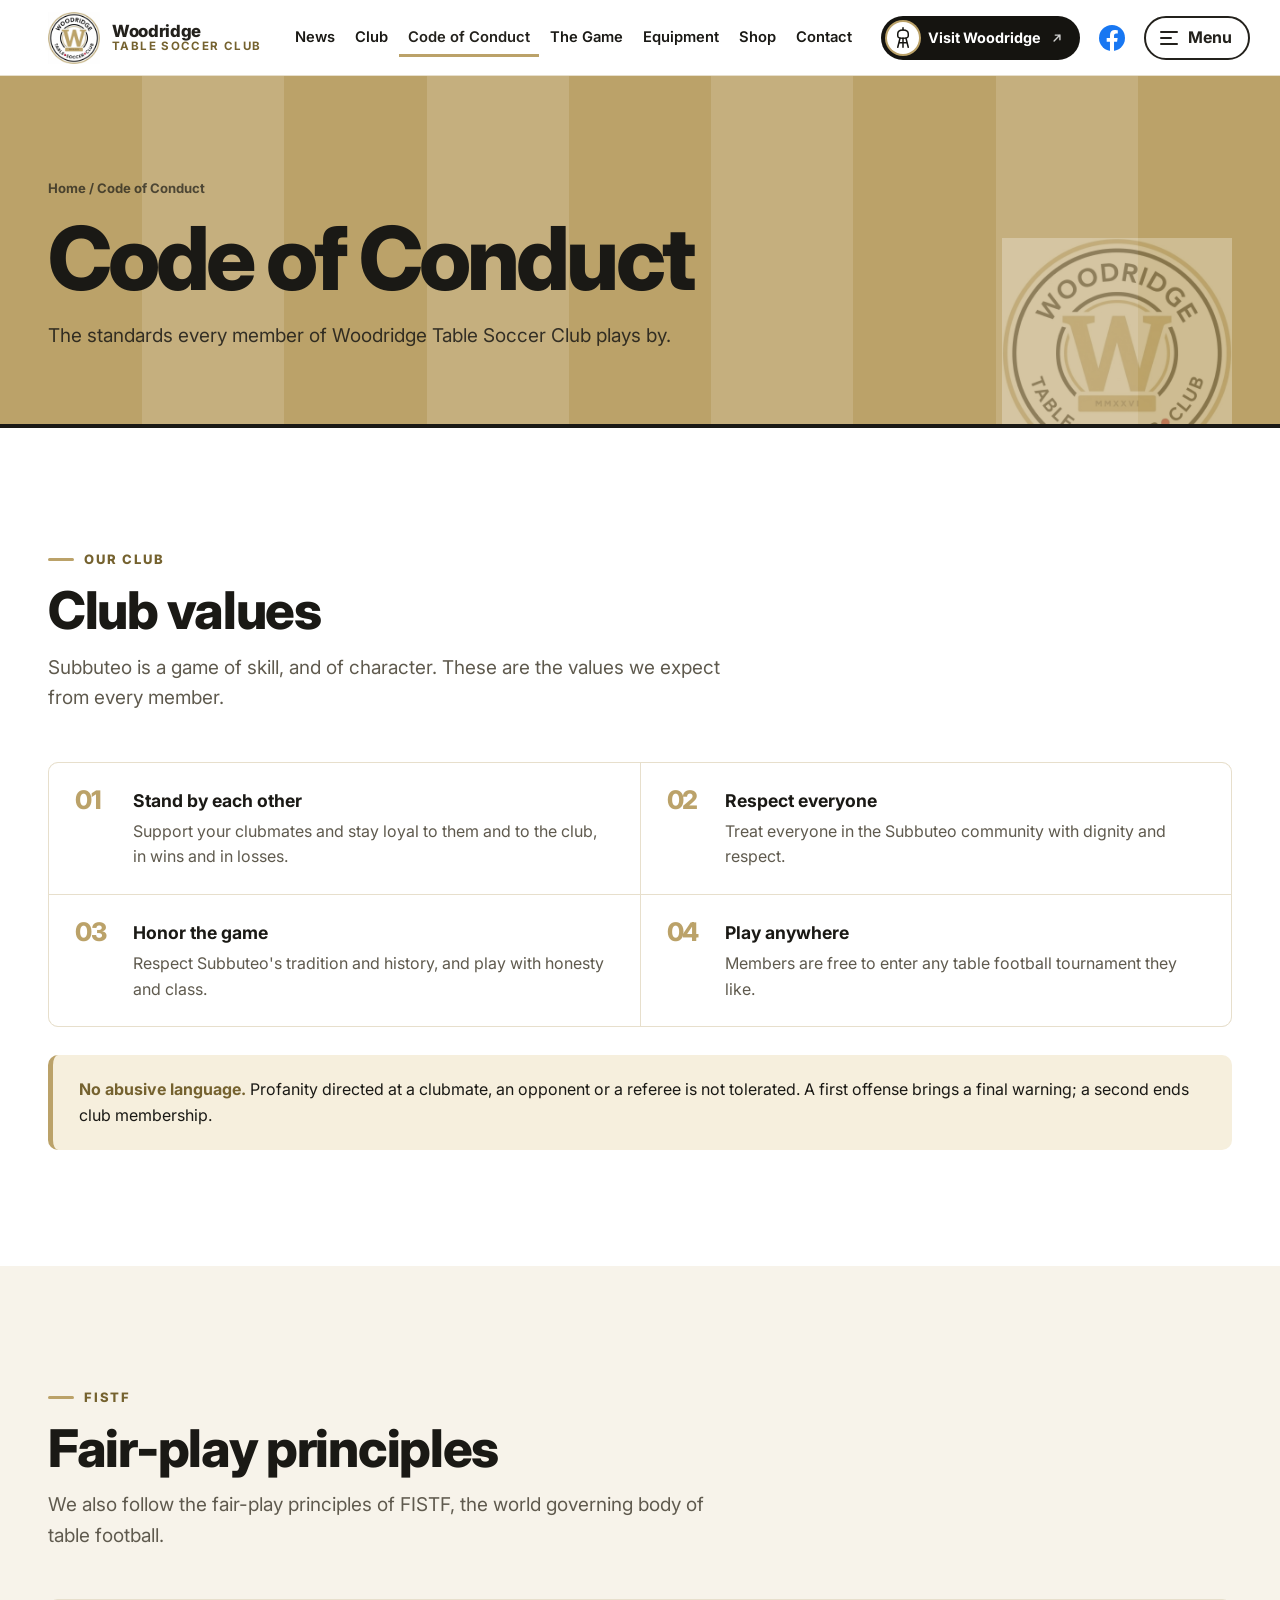
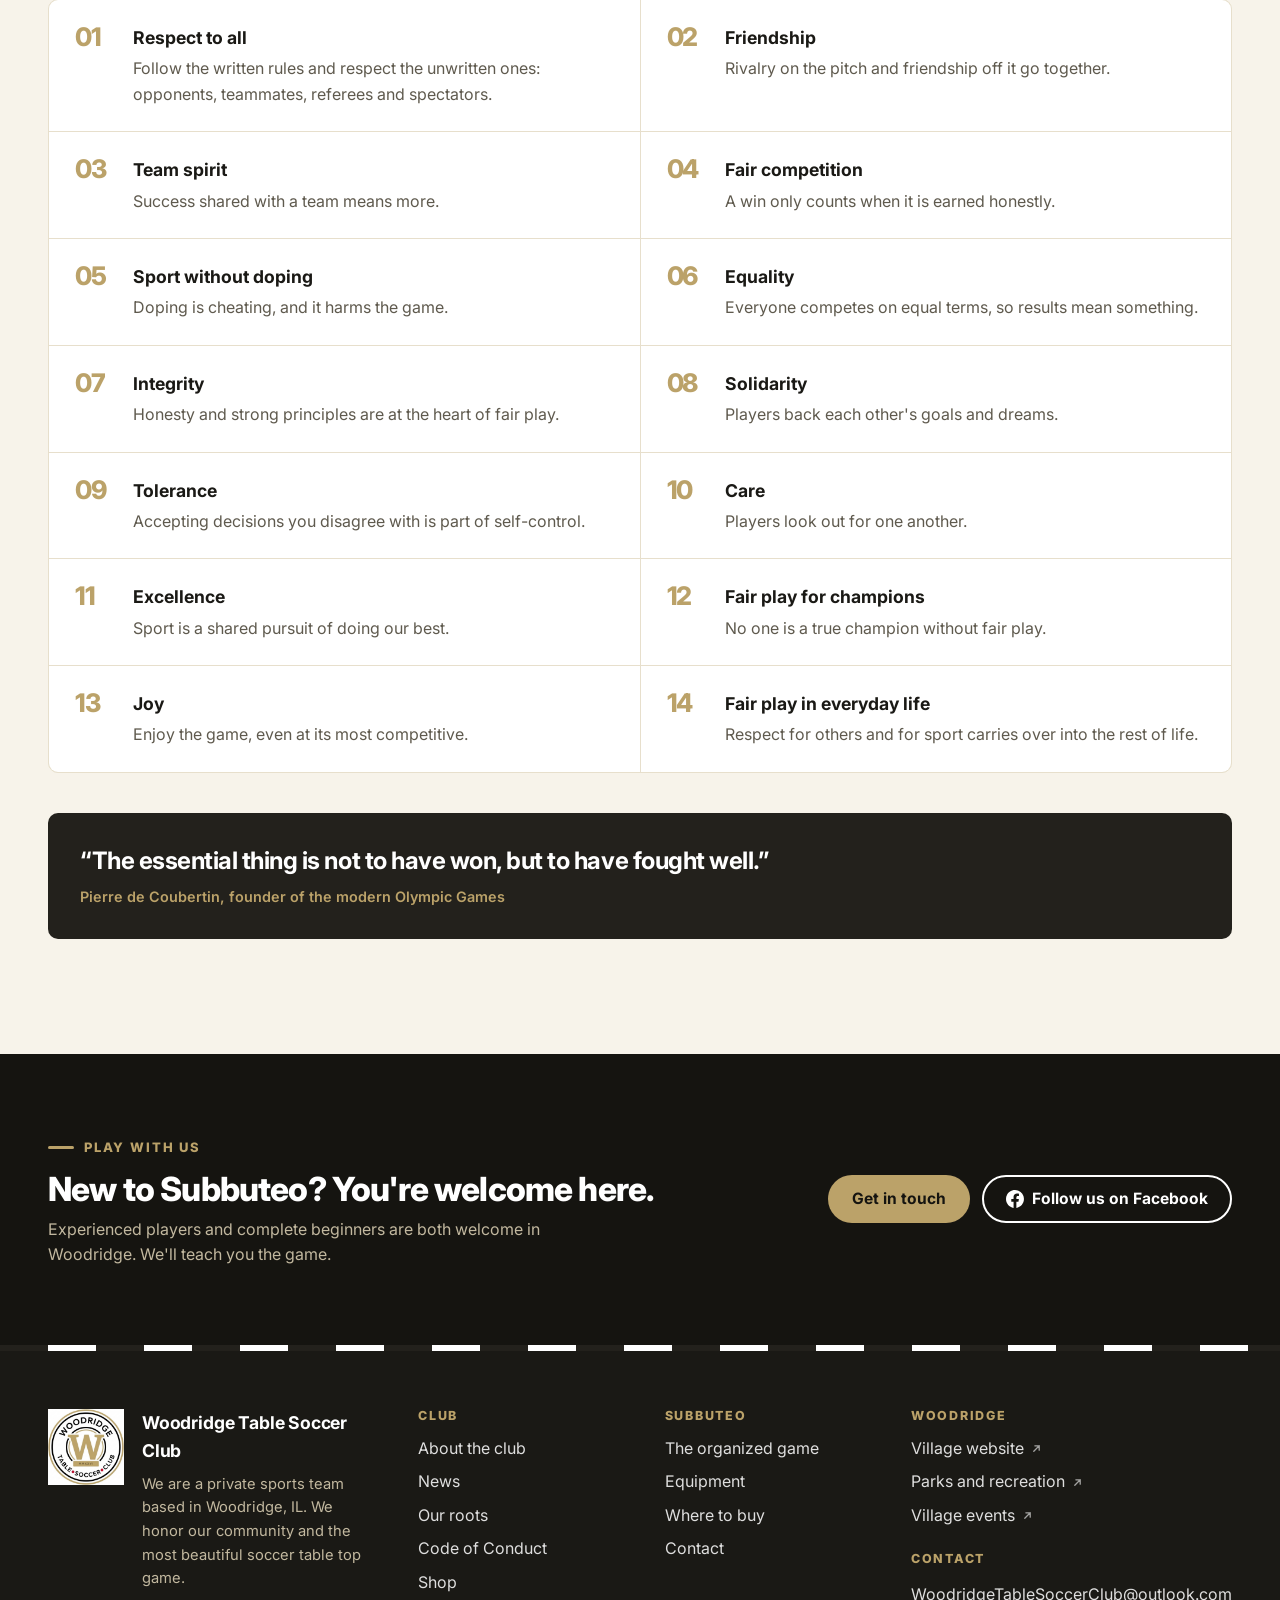
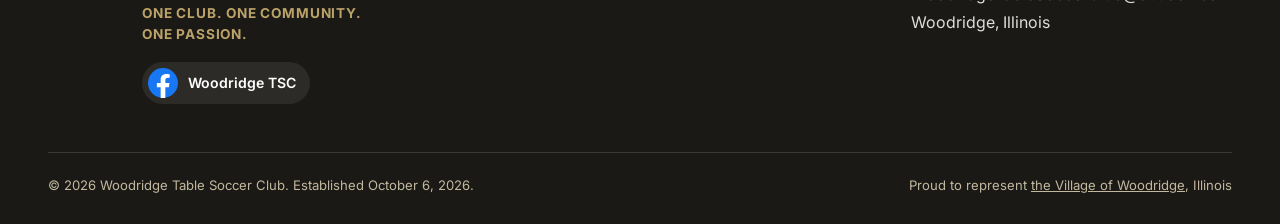
<file: conduct.html>
<!doctype html>
<html lang="en">
<head>
<meta charset="utf-8">
<meta name="viewport" content="width=device-width, initial-scale=1">
<title>Code of Conduct · Woodridge TSC</title>
<meta name="description" content="The club values and FISTF fair-play principles of Woodridge Table Soccer Club.">
<meta name="theme-color" content="#151410">
<meta property="og:type" content="website">
<meta property="og:title" content="Code of Conduct · Woodridge TSC">
<meta property="og:description" content="The club values and FISTF fair-play principles of Woodridge Table Soccer Club.">
<meta property="og:image" content="assets/img/og-banner.jpg">
<link rel="icon" type="image/png" sizes="32x32" href="assets/img/favicon-32.png">
<link rel="icon" type="image/png" sizes="48x48" href="assets/img/favicon-48.png">
<link rel="apple-touch-icon" href="assets/img/apple-touch-icon.png">
<link rel="preconnect" href="https://fonts.googleapis.com">
<link rel="preconnect" href="https://fonts.gstatic.com" crossorigin>
<link href="https://fonts.googleapis.com/css2?family=Inter:wght@400;500;600;700;800&display=swap" rel="stylesheet">
<link rel="stylesheet" href="assets/css/site.css">
</head>
<body data-group="club">
<a class="skip-link" href="#main">Skip to content</a>
<header class="site-header">
  <div class="wrap header-row">
    <a class="brand" href="index.html" aria-label="Woodridge Table Soccer Club, home">
      <img src="assets/img/crest-128.webp" alt="" width="52" height="52">
      <span class="brand-text"><strong>Woodridge</strong><span>Table Soccer Club</span></span>
    </a>
    <nav class="tabs" aria-label="Main"><ul><li><a href="news.html">News</a></li><li><a href="club.html">Club</a></li><li><a href="conduct.html" aria-current="page">Code of Conduct</a></li><li><a href="game.html">The Game</a></li><li><a href="equipment.html">Equipment</a></li><li><a href="shop.html">Shop</a></li><li><a href="contact.html">Contact</a></li></ul></nav>
    <div class="header-actions">
      <a class="aok-btn" href="https://www.woodridgeil.gov/" target="_blank" rel="noopener" title="Village of Woodridge official website (opens in a new tab)">
        <span class="mini-crest"><svg class="tower" viewBox="0 0 24 28" fill="none" stroke="currentColor" stroke-width="2" stroke-linecap="round" stroke-linejoin="round" aria-hidden="true"><path d="M12 1v3"/><path d="M5 9c0-3 3-5 7-5s7 2 7 5v3c0 1.7-3.1 3-7 3s-7-1.3-7-3z"/><path d="M8 15 5 27M16 15l3 12M12 15v12M6.5 21h11"/></svg></span><span class="label-long">Visit Woodridge</span><span class="label-short">Woodridge</span><svg class="ext" viewBox="0 0 24 24" fill="none" stroke="currentColor" stroke-width="2.4" stroke-linecap="round" stroke-linejoin="round" aria-hidden="true"><path d="M7 17 17 7M9 7h8v8"/></svg></a>
      <a class="icon-btn header-fb" href="https://www.facebook.com/WoodridgeTSC" target="_blank" rel="noopener" aria-label="Woodridge TSC on Facebook"><svg viewBox="0 0 24 24" aria-hidden="true"><circle cx="12" cy="12" r="12" fill="#1877F2"/><path fill="#fff" d="M16.67 15.47 17.2 12h-3.33V9.75c0-.95.47-1.87 1.96-1.87h1.51V4.93s-1.37-.23-2.68-.23c-2.74 0-4.53 1.66-4.53 4.66V12H7.09v3.47h3.04V24a12.1 12.1 0 0 0 3.74 0v-8.53z"/></svg></a>
      <button class="menu-btn" type="button" aria-haspopup="dialog" aria-controls="drawer"><span class="bars" aria-hidden="true"><i></i><i></i><i></i></span><span class="label">Menu</span></button>
    </div>
  </div>
</header>
<div class="drawer-scrim" data-close></div>
<aside class="drawer" id="drawer" role="dialog" aria-modal="true" aria-label="Menu">
  <div class="drawer-top">
    <img src="assets/img/crest-128.webp" alt="" width="40" height="40">
    <strong>Woodridge TSC</strong>
    <button class="drawer-close" type="button" data-close>Close<svg viewBox="0 0 24 24" fill="none" stroke="currentColor" stroke-width="2.4" stroke-linecap="round" aria-hidden="true"><path d="M6 6l12 12M18 6 6 18"/></svg></button>
  </div>
  <div class="drawer-body">
    <ul class="drawer-groups">
      <li><a class="group-btn" href="index.html" style="text-decoration:none">Home</a></li>
      <li><button class="group-btn" type="button" data-group="club" aria-expanded="false" aria-controls="dp-club">Club<svg viewBox="0 0 24 24" fill="none" stroke="currentColor" stroke-width="2.2" stroke-linecap="round" stroke-linejoin="round" aria-hidden="true"><path d="M5 12h14M13 6l6 6-6 6"/></svg></button><div class="drawer-sub" id="ds-club" hidden><a href="club.html">About the club</a><a href="club.html#history">Subbuteo in Illinois</a><a href="club.html#achievements">Achievements</a><a href="conduct.html">Code of Conduct</a></div></li><li><button class="group-btn" type="button" data-group="game" aria-expanded="false" aria-controls="dp-game">Subbuteo<svg viewBox="0 0 24 24" fill="none" stroke="currentColor" stroke-width="2.2" stroke-linecap="round" stroke-linejoin="round" aria-hidden="true"><path d="M5 12h14M13 6l6 6-6 6"/></svg></button><div class="drawer-sub" id="ds-game" hidden><a href="game.html">The organized game</a><a href="equipment.html">Equipment</a><a href="equipment.html#suppliers">Where to buy</a></div></li><li><button class="group-btn" type="button" data-group="news" aria-expanded="false" aria-controls="dp-news">News<svg viewBox="0 0 24 24" fill="none" stroke="currentColor" stroke-width="2.2" stroke-linecap="round" stroke-linejoin="round" aria-hidden="true"><path d="M5 12h14M13 6l6 6-6 6"/></svg></button><div class="drawer-sub" id="ds-news" hidden><a href="news.html">Latest news</a><a href="news.html#roots">Our roots: the archive</a></div></li><li><button class="group-btn" type="button" data-group="shop" aria-expanded="false" aria-controls="dp-shop">Shop<svg viewBox="0 0 24 24" fill="none" stroke="currentColor" stroke-width="2.2" stroke-linecap="round" stroke-linejoin="round" aria-hidden="true"><path d="M5 12h14M13 6l6 6-6 6"/></svg></button><div class="drawer-sub" id="ds-shop" hidden><a href="shop.html">Club merchandise</a><a href="shop.html#notify">Ask about an item</a></div></li><li><button class="group-btn" type="button" data-group="contact" aria-expanded="false" aria-controls="dp-contact">Contact<svg viewBox="0 0 24 24" fill="none" stroke="currentColor" stroke-width="2.2" stroke-linecap="round" stroke-linejoin="round" aria-hidden="true"><path d="M5 12h14M13 6l6 6-6 6"/></svg></button><div class="drawer-sub" id="ds-contact" hidden><a href="contact.html">Send us a message</a><a href="contact.html#form">Join the club</a><a href="https://www.facebook.com/WoodridgeTSC" target="_blank" rel="noopener">WTSC on Facebook<svg class="ext" viewBox="0 0 24 24" fill="none" stroke="currentColor" stroke-width="2.4" stroke-linecap="round" stroke-linejoin="round" aria-hidden="true"><path d="M7 17 17 7M9 7h8v8"/></svg></a></div></li><li><button class="group-btn gold" type="button" data-group="aok" aria-expanded="false" aria-controls="dp-aok">Woodridge<svg viewBox="0 0 24 24" fill="none" stroke="currentColor" stroke-width="2.2" stroke-linecap="round" stroke-linejoin="round" aria-hidden="true"><path d="M5 12h14M13 6l6 6-6 6"/></svg></button><div class="drawer-sub" id="ds-aok" hidden><a href="https://www.woodridgeil.gov/" target="_blank" rel="noopener">Village website<svg class="ext" viewBox="0 0 24 24" fill="none" stroke="currentColor" stroke-width="2.4" stroke-linecap="round" stroke-linejoin="round" aria-hidden="true"><path d="M7 17 17 7M9 7h8v8"/></svg></a><a href="https://www.woodridgeil.gov/my_community/parks_recreation.php" target="_blank" rel="noopener">Parks and recreation<svg class="ext" viewBox="0 0 24 24" fill="none" stroke="currentColor" stroke-width="2.4" stroke-linecap="round" stroke-linejoin="round" aria-hidden="true"><path d="M7 17 17 7M9 7h8v8"/></svg></a><a href="https://www.woodridgeil.gov/calendar.php" target="_blank" rel="noopener">Village events<svg class="ext" viewBox="0 0 24 24" fill="none" stroke="currentColor" stroke-width="2.4" stroke-linecap="round" stroke-linejoin="round" aria-hidden="true"><path d="M7 17 17 7M9 7h8v8"/></svg></a></div></li>
    </ul>
    <div class="drawer-panels"><div class="drawer-panel" id="dp-club" hidden><h3>Club</h3><a href="club.html">About the club</a><a href="club.html#history">Subbuteo in Illinois</a><a href="club.html#achievements">Achievements</a><a href="conduct.html">Code of Conduct</a></div><div class="drawer-panel" id="dp-game" hidden><h3>Subbuteo</h3><a href="game.html">The organized game</a><a href="equipment.html">Equipment</a><a href="equipment.html#suppliers">Where to buy</a></div><div class="drawer-panel" id="dp-news" hidden><h3>News</h3><a href="news.html">Latest news</a><a href="news.html#roots">Our roots: the archive</a></div><div class="drawer-panel" id="dp-shop" hidden><h3>Shop</h3><a href="shop.html">Club merchandise</a><a href="shop.html#notify">Ask about an item</a></div><div class="drawer-panel" id="dp-contact" hidden><h3>Contact</h3><a href="contact.html">Send us a message</a><a href="contact.html#form">Join the club</a><a href="https://www.facebook.com/WoodridgeTSC" target="_blank" rel="noopener">WTSC on Facebook<svg class="ext" viewBox="0 0 24 24" fill="none" stroke="currentColor" stroke-width="2.4" stroke-linecap="round" stroke-linejoin="round" aria-hidden="true"><path d="M7 17 17 7M9 7h8v8"/></svg></a></div><div class="drawer-panel" id="dp-aok" hidden><h3>Woodridge</h3><a href="https://www.woodridgeil.gov/" target="_blank" rel="noopener">Village website<svg class="ext" viewBox="0 0 24 24" fill="none" stroke="currentColor" stroke-width="2.4" stroke-linecap="round" stroke-linejoin="round" aria-hidden="true"><path d="M7 17 17 7M9 7h8v8"/></svg></a><a href="https://www.woodridgeil.gov/my_community/parks_recreation.php" target="_blank" rel="noopener">Parks and recreation<svg class="ext" viewBox="0 0 24 24" fill="none" stroke="currentColor" stroke-width="2.4" stroke-linecap="round" stroke-linejoin="round" aria-hidden="true"><path d="M7 17 17 7M9 7h8v8"/></svg></a><a href="https://www.woodridgeil.gov/calendar.php" target="_blank" rel="noopener">Village events<svg class="ext" viewBox="0 0 24 24" fill="none" stroke="currentColor" stroke-width="2.4" stroke-linecap="round" stroke-linejoin="round" aria-hidden="true"><path d="M7 17 17 7M9 7h8v8"/></svg></a><p>The Village of Woodridge, Woodridge, Illinois. Our community, and the name we carry.</p></div></div>
  </div>
  <div class="drawer-foot">
    <a class="btn btn-gold btn-sm" href="https://www.woodridgeil.gov/" target="_blank" rel="noopener">Visit Woodridge<svg class="ext" viewBox="0 0 24 24" fill="none" stroke="currentColor" stroke-width="2.4" stroke-linecap="round" stroke-linejoin="round" aria-hidden="true"><path d="M7 17 17 7M9 7h8v8"/></svg></a>
    <div class="socials"><a class="social" href="https://www.facebook.com/WoodridgeTSC" target="_blank" rel="noopener"><svg viewBox="0 0 24 24" aria-hidden="true"><circle cx="12" cy="12" r="12" fill="#1877F2"/><path fill="#fff" d="M16.67 15.47 17.2 12h-3.33V9.75c0-.95.47-1.87 1.96-1.87h1.51V4.93s-1.37-.23-2.68-.23c-2.74 0-4.53 1.66-4.53 4.66V12H7.09v3.47h3.04V24a12.1 12.1 0 0 0 3.74 0v-8.53z"/></svg>Woodridge TSC</a></div>
  </div>
</aside>
<main id="main">
<section class="page-head">
  <div class="stripes" aria-hidden="true"><span></span><span></span><span></span><span></span><span></span><span></span><span></span><span></span><span></span></div>
  <img class="head-crest" src="assets/img/crest-256.webp" alt="" width="240" height="240">
  <div class="wrap">
    <div class="crumb"><a href="index.html">Home</a> / Code of Conduct</div>
    <h1>Code of Conduct</h1>
    <p>The standards every member of Woodridge Table Soccer Club plays by.</p>
  </div>
</section>
<section class="section" aria-labelledby="cv-h">
  <div class="wrap">
    <div class="section-head"><div><span class="eyebrow">Our club</span><h2 id="cv-h">Club values</h2>
      <p>Subbuteo is a game of skill, and of character. These are the values we expect from every member.</p></div></div>
    <ol class="values"><li><span class="n">01</span><div><b>Stand by each other</b><p>Support your clubmates and stay loyal to them and to the club, in wins and in losses.</p></div></li><li><span class="n">02</span><div><b>Respect everyone</b><p>Treat everyone in the Subbuteo community with dignity and respect.</p></div></li><li><span class="n">03</span><div><b>Honor the game</b><p>Respect Subbuteo's tradition and history, and play with honesty and class.</p></div></li><li><span class="n">04</span><div><b>Play anywhere</b><p>Members are free to enter any table football tournament they like.</p></div></li></ol>
    <div class="rule-box"><b>No abusive language.</b> Profanity directed at a clubmate, an opponent or a referee is not tolerated. A first offense brings a final warning; a second ends club membership.</div>
  </div>
</section>
<section class="section cloud" aria-labelledby="fp-h">
  <div class="wrap">
    <div class="section-head"><div><span class="eyebrow">FISTF</span><h2 id="fp-h">Fair-play principles</h2>
      <p>We also follow the fair-play principles of FISTF, the world governing body of table football.</p></div></div>
    <ol class="values"><li><span class="n">01</span><div><b>Respect to all</b><p>Follow the written rules and respect the unwritten ones: opponents, teammates, referees and spectators.</p></div></li><li><span class="n">02</span><div><b>Friendship</b><p>Rivalry on the pitch and friendship off it go together.</p></div></li><li><span class="n">03</span><div><b>Team spirit</b><p>Success shared with a team means more.</p></div></li><li><span class="n">04</span><div><b>Fair competition</b><p>A win only counts when it is earned honestly.</p></div></li><li><span class="n">05</span><div><b>Sport without doping</b><p>Doping is cheating, and it harms the game.</p></div></li><li><span class="n">06</span><div><b>Equality</b><p>Everyone competes on equal terms, so results mean something.</p></div></li><li><span class="n">07</span><div><b>Integrity</b><p>Honesty and strong principles are at the heart of fair play.</p></div></li><li><span class="n">08</span><div><b>Solidarity</b><p>Players back each other's goals and dreams.</p></div></li><li><span class="n">09</span><div><b>Tolerance</b><p>Accepting decisions you disagree with is part of self-control.</p></div></li><li><span class="n">10</span><div><b>Care</b><p>Players look out for one another.</p></div></li><li><span class="n">11</span><div><b>Excellence</b><p>Sport is a shared pursuit of doing our best.</p></div></li><li><span class="n">12</span><div><b>Fair play for champions</b><p>No one is a true champion without fair play.</p></div></li><li><span class="n">13</span><div><b>Joy</b><p>Enjoy the game, even at its most competitive.</p></div></li><li><span class="n">14</span><div><b>Fair play in everyday life</b><p>Respect for others and for sport carries over into the rest of life.</p></div></li></ol>
    <blockquote class="quote">“The essential thing is not to have won, but to have fought well.”<cite>Pierre de Coubertin, founder of the modern Olympic Games</cite></blockquote>
  </div>
</section>
<section class="section tight deep">
  <div class="wrap cta-band">
    <div><span class="eyebrow">Play with us</span><h2>New to Subbuteo? You're welcome here.</h2>
      <p>Experienced players and complete beginners are both welcome in Woodridge. We'll teach you the game.</p></div>
    <div class="btns">
      <a class="btn btn-gold" href="contact.html#form">Get in touch</a>
      <a class="btn btn-line" href="https://www.facebook.com/WoodridgeTSC" target="_blank" rel="noopener"><svg class="ico" viewBox="0 0 24 24" aria-hidden="true"><path fill="currentColor" d="M24 12.07C24 5.4 18.63 0 12 0S0 5.4 0 12.07C0 18.1 4.39 23.1 10.13 24v-8.44H7.08v-3.49h3.04V9.41c0-3.02 1.8-4.7 4.54-4.7 1.31 0 2.68.24 2.68.24v2.97h-1.5c-1.5 0-1.96.93-1.96 1.89v2.26h3.33l-.53 3.49h-2.8V24C19.62 23.1 24 18.1 24 12.07z"/></svg>Follow us on Facebook</a>
    </div>
  </div>
</section>
</main>
<footer class="site-footer">
  <div class="wrap">
    <div class="foot-grid">
      <div class="foot-brand">
        <img src="assets/img/crest-128.webp" alt="" width="76" height="76" loading="lazy">
        <div><strong>Woodridge Table Soccer Club</strong>
          <p>We are a private sports team based in Woodridge, IL. We honor our community and the most beautiful soccer table top game.</p>
          <p class="motto">One club. One community. One passion.</p>
          <div class="socials" style="margin-top:16px"><a class="social" href="https://www.facebook.com/WoodridgeTSC" target="_blank" rel="noopener"><svg viewBox="0 0 24 24" aria-hidden="true"><circle cx="12" cy="12" r="12" fill="#1877F2"/><path fill="#fff" d="M16.67 15.47 17.2 12h-3.33V9.75c0-.95.47-1.87 1.96-1.87h1.51V4.93s-1.37-.23-2.68-.23c-2.74 0-4.53 1.66-4.53 4.66V12H7.09v3.47h3.04V24a12.1 12.1 0 0 0 3.74 0v-8.53z"/></svg>Woodridge TSC</a></div>
        </div>
      </div>
      <div><h4>Club</h4><ul>
        <li><a href="club.html">About the club</a></li><li><a href="news.html">News</a></li>
        <li><a href="news.html#roots">Our roots</a></li><li><a href="conduct.html">Code of Conduct</a></li><li><a href="shop.html">Shop</a></li></ul></div>
      <div><h4>Subbuteo</h4><ul>
        <li><a href="game.html">The organized game</a></li><li><a href="equipment.html">Equipment</a></li>
        <li><a href="equipment.html#suppliers">Where to buy</a></li><li><a href="contact.html">Contact</a></li></ul></div>
      <div><h4>Woodridge</h4><ul>
        <li><a href="https://www.woodridgeil.gov/" target="_blank" rel="noopener">Village website<svg class="ext" viewBox="0 0 24 24" fill="none" stroke="currentColor" stroke-width="2.4" stroke-linecap="round" stroke-linejoin="round" aria-hidden="true"><path d="M7 17 17 7M9 7h8v8"/></svg></a></li><li><a href="https://www.woodridgeil.gov/my_community/parks_recreation.php" target="_blank" rel="noopener">Parks and recreation<svg class="ext" viewBox="0 0 24 24" fill="none" stroke="currentColor" stroke-width="2.4" stroke-linecap="round" stroke-linejoin="round" aria-hidden="true"><path d="M7 17 17 7M9 7h8v8"/></svg></a></li>
        <li><a href="https://www.woodridgeil.gov/calendar.php" target="_blank" rel="noopener">Village events<svg class="ext" viewBox="0 0 24 24" fill="none" stroke="currentColor" stroke-width="2.4" stroke-linecap="round" stroke-linejoin="round" aria-hidden="true"><path d="M7 17 17 7M9 7h8v8"/></svg></a></li></ul>
        <h4 style="margin-top:24px">Contact</h4>
        <address><a href="mailto:WoodridgeTableSoccerClub@outlook.com">WoodridgeTableSoccerClub@outlook.com</a><br>Woodridge, Illinois</address></div>
    </div>
    <div class="foot-bottom">
      <span>© <span data-year>2026</span> Woodridge Table Soccer Club. Established October 6, 2026.</span>
      <span>Proud to represent <a href="https://www.woodridgeil.gov/" target="_blank" rel="noopener">the Village of Woodridge</a>, Illinois</span>
    </div>
  </div>
</footer>
<script src="assets/js/config.js"></script>
<script src="assets/js/app.js"></script>
</body>
</html>
</file>
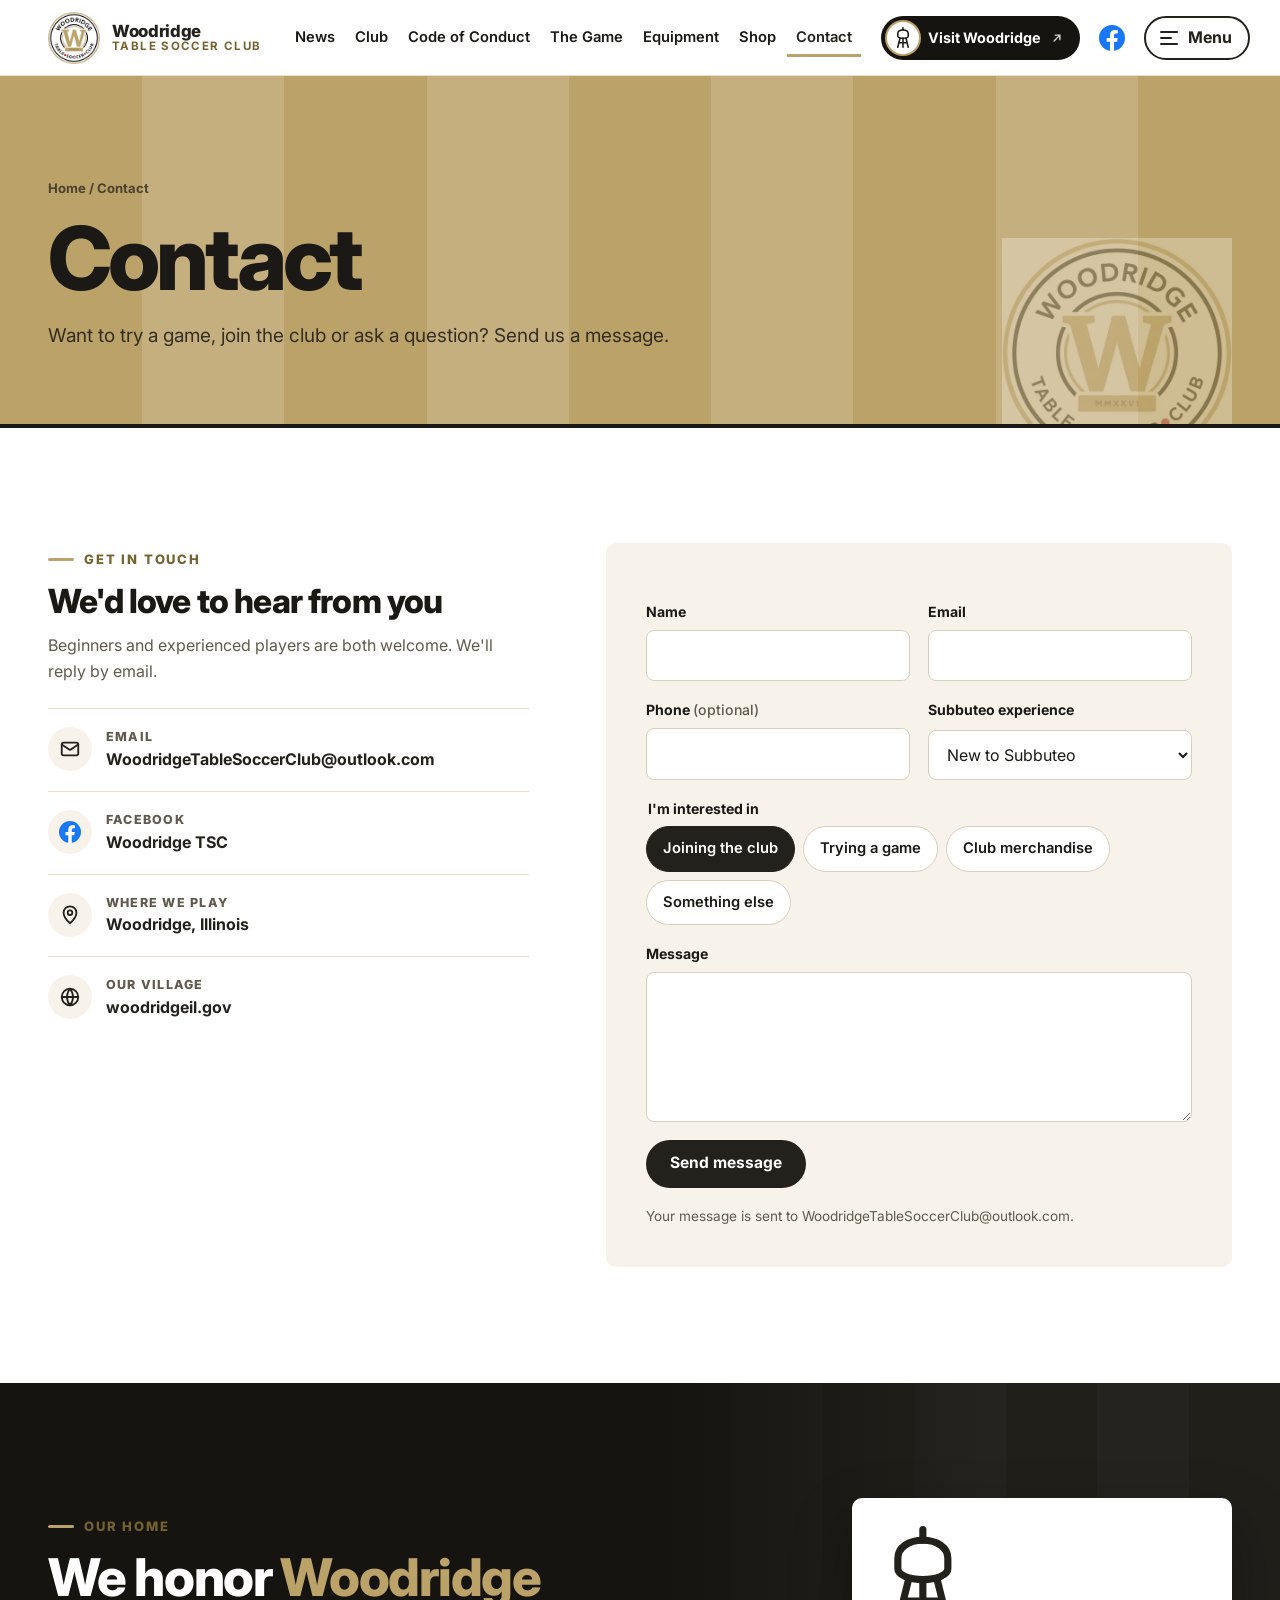
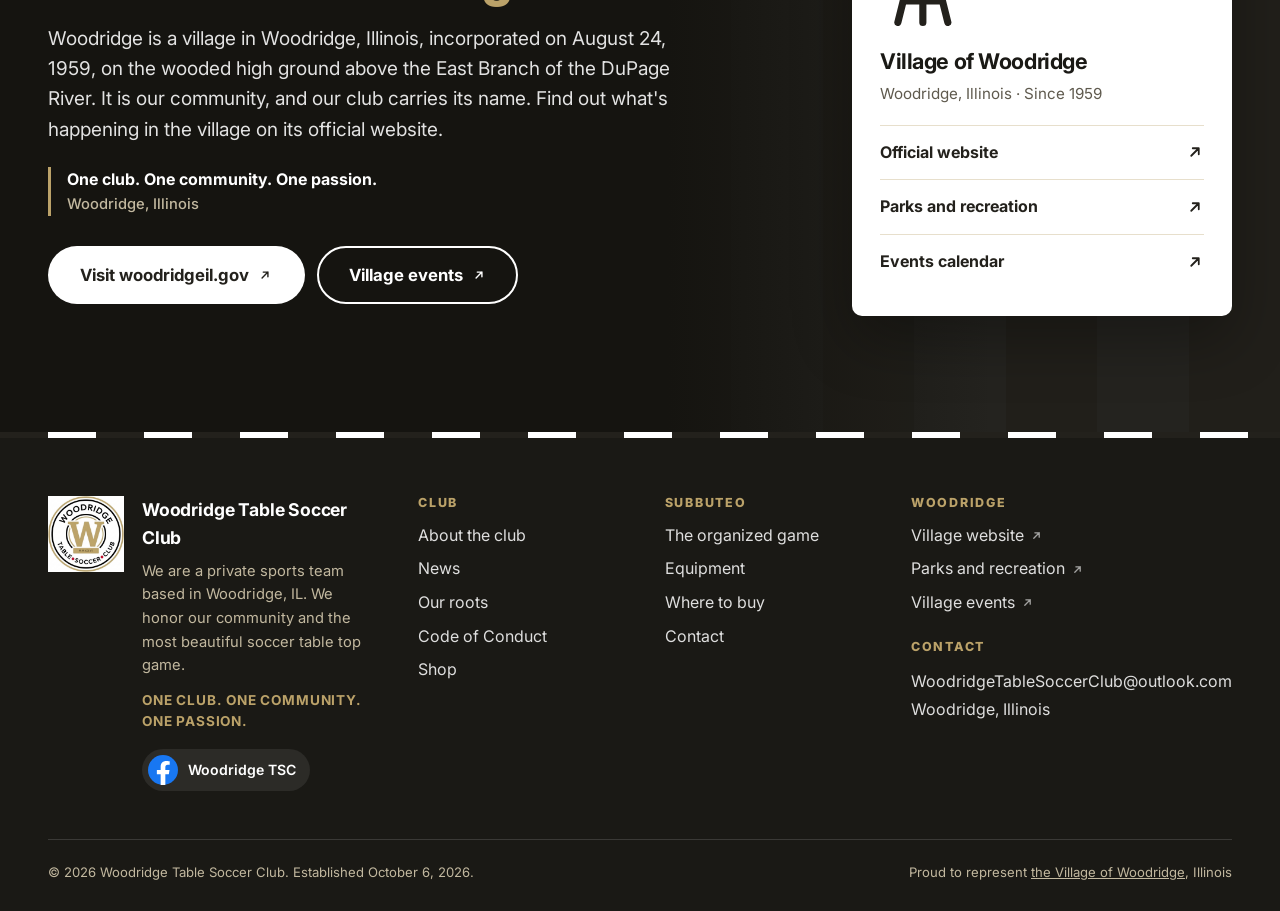
<file: contact.html>
<!doctype html>
<html lang="en">
<head>
<meta charset="utf-8">
<meta name="viewport" content="width=device-width, initial-scale=1">
<title>Contact · Woodridge TSC</title>
<meta name="description" content="Contact Woodridge Table Soccer Club in Woodridge, Illinois.">
<meta name="theme-color" content="#151410">
<meta property="og:type" content="website">
<meta property="og:title" content="Contact · Woodridge TSC">
<meta property="og:description" content="Contact Woodridge Table Soccer Club in Woodridge, Illinois.">
<meta property="og:image" content="assets/img/og-banner.jpg">
<link rel="icon" type="image/png" sizes="32x32" href="assets/img/favicon-32.png">
<link rel="icon" type="image/png" sizes="48x48" href="assets/img/favicon-48.png">
<link rel="apple-touch-icon" href="assets/img/apple-touch-icon.png">
<link rel="preconnect" href="https://fonts.googleapis.com">
<link rel="preconnect" href="https://fonts.gstatic.com" crossorigin>
<link href="https://fonts.googleapis.com/css2?family=Inter:wght@400;500;600;700;800&display=swap" rel="stylesheet">
<link rel="stylesheet" href="assets/css/site.css">
</head>
<body data-group="contact">
<a class="skip-link" href="#main">Skip to content</a>
<header class="site-header">
  <div class="wrap header-row">
    <a class="brand" href="index.html" aria-label="Woodridge Table Soccer Club, home">
      <img src="assets/img/crest-128.webp" alt="" width="52" height="52">
      <span class="brand-text"><strong>Woodridge</strong><span>Table Soccer Club</span></span>
    </a>
    <nav class="tabs" aria-label="Main"><ul><li><a href="news.html">News</a></li><li><a href="club.html">Club</a></li><li><a href="conduct.html">Code of Conduct</a></li><li><a href="game.html">The Game</a></li><li><a href="equipment.html">Equipment</a></li><li><a href="shop.html">Shop</a></li><li><a href="contact.html" aria-current="page">Contact</a></li></ul></nav>
    <div class="header-actions">
      <a class="aok-btn" href="https://www.woodridgeil.gov/" target="_blank" rel="noopener" title="Village of Woodridge official website (opens in a new tab)">
        <span class="mini-crest"><svg class="tower" viewBox="0 0 24 28" fill="none" stroke="currentColor" stroke-width="2" stroke-linecap="round" stroke-linejoin="round" aria-hidden="true"><path d="M12 1v3"/><path d="M5 9c0-3 3-5 7-5s7 2 7 5v3c0 1.7-3.1 3-7 3s-7-1.3-7-3z"/><path d="M8 15 5 27M16 15l3 12M12 15v12M6.5 21h11"/></svg></span><span class="label-long">Visit Woodridge</span><span class="label-short">Woodridge</span><svg class="ext" viewBox="0 0 24 24" fill="none" stroke="currentColor" stroke-width="2.4" stroke-linecap="round" stroke-linejoin="round" aria-hidden="true"><path d="M7 17 17 7M9 7h8v8"/></svg></a>
      <a class="icon-btn header-fb" href="https://www.facebook.com/WoodridgeTSC" target="_blank" rel="noopener" aria-label="Woodridge TSC on Facebook"><svg viewBox="0 0 24 24" aria-hidden="true"><circle cx="12" cy="12" r="12" fill="#1877F2"/><path fill="#fff" d="M16.67 15.47 17.2 12h-3.33V9.75c0-.95.47-1.87 1.96-1.87h1.51V4.93s-1.37-.23-2.68-.23c-2.74 0-4.53 1.66-4.53 4.66V12H7.09v3.47h3.04V24a12.1 12.1 0 0 0 3.74 0v-8.53z"/></svg></a>
      <button class="menu-btn" type="button" aria-haspopup="dialog" aria-controls="drawer"><span class="bars" aria-hidden="true"><i></i><i></i><i></i></span><span class="label">Menu</span></button>
    </div>
  </div>
</header>
<div class="drawer-scrim" data-close></div>
<aside class="drawer" id="drawer" role="dialog" aria-modal="true" aria-label="Menu">
  <div class="drawer-top">
    <img src="assets/img/crest-128.webp" alt="" width="40" height="40">
    <strong>Woodridge TSC</strong>
    <button class="drawer-close" type="button" data-close>Close<svg viewBox="0 0 24 24" fill="none" stroke="currentColor" stroke-width="2.4" stroke-linecap="round" aria-hidden="true"><path d="M6 6l12 12M18 6 6 18"/></svg></button>
  </div>
  <div class="drawer-body">
    <ul class="drawer-groups">
      <li><a class="group-btn" href="index.html" style="text-decoration:none">Home</a></li>
      <li><button class="group-btn" type="button" data-group="club" aria-expanded="false" aria-controls="dp-club">Club<svg viewBox="0 0 24 24" fill="none" stroke="currentColor" stroke-width="2.2" stroke-linecap="round" stroke-linejoin="round" aria-hidden="true"><path d="M5 12h14M13 6l6 6-6 6"/></svg></button><div class="drawer-sub" id="ds-club" hidden><a href="club.html">About the club</a><a href="club.html#history">Subbuteo in Illinois</a><a href="club.html#achievements">Achievements</a><a href="conduct.html">Code of Conduct</a></div></li><li><button class="group-btn" type="button" data-group="game" aria-expanded="false" aria-controls="dp-game">Subbuteo<svg viewBox="0 0 24 24" fill="none" stroke="currentColor" stroke-width="2.2" stroke-linecap="round" stroke-linejoin="round" aria-hidden="true"><path d="M5 12h14M13 6l6 6-6 6"/></svg></button><div class="drawer-sub" id="ds-game" hidden><a href="game.html">The organized game</a><a href="equipment.html">Equipment</a><a href="equipment.html#suppliers">Where to buy</a></div></li><li><button class="group-btn" type="button" data-group="news" aria-expanded="false" aria-controls="dp-news">News<svg viewBox="0 0 24 24" fill="none" stroke="currentColor" stroke-width="2.2" stroke-linecap="round" stroke-linejoin="round" aria-hidden="true"><path d="M5 12h14M13 6l6 6-6 6"/></svg></button><div class="drawer-sub" id="ds-news" hidden><a href="news.html">Latest news</a><a href="news.html#roots">Our roots: the archive</a></div></li><li><button class="group-btn" type="button" data-group="shop" aria-expanded="false" aria-controls="dp-shop">Shop<svg viewBox="0 0 24 24" fill="none" stroke="currentColor" stroke-width="2.2" stroke-linecap="round" stroke-linejoin="round" aria-hidden="true"><path d="M5 12h14M13 6l6 6-6 6"/></svg></button><div class="drawer-sub" id="ds-shop" hidden><a href="shop.html">Club merchandise</a><a href="shop.html#notify">Ask about an item</a></div></li><li><button class="group-btn" type="button" data-group="contact" aria-expanded="false" aria-controls="dp-contact">Contact<svg viewBox="0 0 24 24" fill="none" stroke="currentColor" stroke-width="2.2" stroke-linecap="round" stroke-linejoin="round" aria-hidden="true"><path d="M5 12h14M13 6l6 6-6 6"/></svg></button><div class="drawer-sub" id="ds-contact" hidden><a href="contact.html">Send us a message</a><a href="contact.html#form">Join the club</a><a href="https://www.facebook.com/WoodridgeTSC" target="_blank" rel="noopener">WTSC on Facebook<svg class="ext" viewBox="0 0 24 24" fill="none" stroke="currentColor" stroke-width="2.4" stroke-linecap="round" stroke-linejoin="round" aria-hidden="true"><path d="M7 17 17 7M9 7h8v8"/></svg></a></div></li><li><button class="group-btn gold" type="button" data-group="aok" aria-expanded="false" aria-controls="dp-aok">Woodridge<svg viewBox="0 0 24 24" fill="none" stroke="currentColor" stroke-width="2.2" stroke-linecap="round" stroke-linejoin="round" aria-hidden="true"><path d="M5 12h14M13 6l6 6-6 6"/></svg></button><div class="drawer-sub" id="ds-aok" hidden><a href="https://www.woodridgeil.gov/" target="_blank" rel="noopener">Village website<svg class="ext" viewBox="0 0 24 24" fill="none" stroke="currentColor" stroke-width="2.4" stroke-linecap="round" stroke-linejoin="round" aria-hidden="true"><path d="M7 17 17 7M9 7h8v8"/></svg></a><a href="https://www.woodridgeil.gov/my_community/parks_recreation.php" target="_blank" rel="noopener">Parks and recreation<svg class="ext" viewBox="0 0 24 24" fill="none" stroke="currentColor" stroke-width="2.4" stroke-linecap="round" stroke-linejoin="round" aria-hidden="true"><path d="M7 17 17 7M9 7h8v8"/></svg></a><a href="https://www.woodridgeil.gov/calendar.php" target="_blank" rel="noopener">Village events<svg class="ext" viewBox="0 0 24 24" fill="none" stroke="currentColor" stroke-width="2.4" stroke-linecap="round" stroke-linejoin="round" aria-hidden="true"><path d="M7 17 17 7M9 7h8v8"/></svg></a></div></li>
    </ul>
    <div class="drawer-panels"><div class="drawer-panel" id="dp-club" hidden><h3>Club</h3><a href="club.html">About the club</a><a href="club.html#history">Subbuteo in Illinois</a><a href="club.html#achievements">Achievements</a><a href="conduct.html">Code of Conduct</a></div><div class="drawer-panel" id="dp-game" hidden><h3>Subbuteo</h3><a href="game.html">The organized game</a><a href="equipment.html">Equipment</a><a href="equipment.html#suppliers">Where to buy</a></div><div class="drawer-panel" id="dp-news" hidden><h3>News</h3><a href="news.html">Latest news</a><a href="news.html#roots">Our roots: the archive</a></div><div class="drawer-panel" id="dp-shop" hidden><h3>Shop</h3><a href="shop.html">Club merchandise</a><a href="shop.html#notify">Ask about an item</a></div><div class="drawer-panel" id="dp-contact" hidden><h3>Contact</h3><a href="contact.html">Send us a message</a><a href="contact.html#form">Join the club</a><a href="https://www.facebook.com/WoodridgeTSC" target="_blank" rel="noopener">WTSC on Facebook<svg class="ext" viewBox="0 0 24 24" fill="none" stroke="currentColor" stroke-width="2.4" stroke-linecap="round" stroke-linejoin="round" aria-hidden="true"><path d="M7 17 17 7M9 7h8v8"/></svg></a></div><div class="drawer-panel" id="dp-aok" hidden><h3>Woodridge</h3><a href="https://www.woodridgeil.gov/" target="_blank" rel="noopener">Village website<svg class="ext" viewBox="0 0 24 24" fill="none" stroke="currentColor" stroke-width="2.4" stroke-linecap="round" stroke-linejoin="round" aria-hidden="true"><path d="M7 17 17 7M9 7h8v8"/></svg></a><a href="https://www.woodridgeil.gov/my_community/parks_recreation.php" target="_blank" rel="noopener">Parks and recreation<svg class="ext" viewBox="0 0 24 24" fill="none" stroke="currentColor" stroke-width="2.4" stroke-linecap="round" stroke-linejoin="round" aria-hidden="true"><path d="M7 17 17 7M9 7h8v8"/></svg></a><a href="https://www.woodridgeil.gov/calendar.php" target="_blank" rel="noopener">Village events<svg class="ext" viewBox="0 0 24 24" fill="none" stroke="currentColor" stroke-width="2.4" stroke-linecap="round" stroke-linejoin="round" aria-hidden="true"><path d="M7 17 17 7M9 7h8v8"/></svg></a><p>The Village of Woodridge, Woodridge, Illinois. Our community, and the name we carry.</p></div></div>
  </div>
  <div class="drawer-foot">
    <a class="btn btn-gold btn-sm" href="https://www.woodridgeil.gov/" target="_blank" rel="noopener">Visit Woodridge<svg class="ext" viewBox="0 0 24 24" fill="none" stroke="currentColor" stroke-width="2.4" stroke-linecap="round" stroke-linejoin="round" aria-hidden="true"><path d="M7 17 17 7M9 7h8v8"/></svg></a>
    <div class="socials"><a class="social" href="https://www.facebook.com/WoodridgeTSC" target="_blank" rel="noopener"><svg viewBox="0 0 24 24" aria-hidden="true"><circle cx="12" cy="12" r="12" fill="#1877F2"/><path fill="#fff" d="M16.67 15.47 17.2 12h-3.33V9.75c0-.95.47-1.87 1.96-1.87h1.51V4.93s-1.37-.23-2.68-.23c-2.74 0-4.53 1.66-4.53 4.66V12H7.09v3.47h3.04V24a12.1 12.1 0 0 0 3.74 0v-8.53z"/></svg>Woodridge TSC</a></div>
  </div>
</aside>
<main id="main">
<section class="page-head">
  <div class="stripes" aria-hidden="true"><span></span><span></span><span></span><span></span><span></span><span></span><span></span><span></span><span></span></div>
  <img class="head-crest" src="assets/img/crest-256.webp" alt="" width="240" height="240">
  <div class="wrap">
    <div class="crumb"><a href="index.html">Home</a> / Contact</div>
    <h1>Contact</h1>
    <p>Want to try a game, join the club or ask a question? Send us a message.</p>
  </div>
</section>
<section class="section" aria-labelledby="c-h">
  <div class="wrap contact-grid">
    <div>
      <span class="eyebrow">Get in touch</span>
      <h2 id="c-h" style="font-size:var(--s3)">We'd love to hear from you</h2>
      <p style="margin-top:14px;color:var(--muted)">Beginners and experienced players are both welcome. We'll reply by email.</p>
      <ul class="contact-list">
        <li><span class="ci"><svg viewBox="0 0 24 24" fill="none" stroke="currentColor" stroke-width="2" stroke-linecap="round" stroke-linejoin="round" aria-hidden="true"><rect x="3" y="5" width="18" height="14" rx="2"/><path d="m3 7 9 6 9-6"/></svg></span><div><small>Email</small><a href="mailto:WoodridgeTableSoccerClub@outlook.com">WoodridgeTableSoccerClub@outlook.com</a></div></li>
        <li><span class="ci"><svg viewBox="0 0 24 24" aria-hidden="true"><circle cx="12" cy="12" r="12" fill="#1877F2"/><path fill="#fff" d="M16.67 15.47 17.2 12h-3.33V9.75c0-.95.47-1.87 1.96-1.87h1.51V4.93s-1.37-.23-2.68-.23c-2.74 0-4.53 1.66-4.53 4.66V12H7.09v3.47h3.04V24a12.1 12.1 0 0 0 3.74 0v-8.53z"/></svg></span><div><small>Facebook</small><a href="https://www.facebook.com/WoodridgeTSC" target="_blank" rel="noopener">Woodridge TSC</a></div></li>
        <li><span class="ci"><svg viewBox="0 0 24 24" fill="none" stroke="currentColor" stroke-width="2" stroke-linecap="round" stroke-linejoin="round" aria-hidden="true"><path d="M12 21s-7-6.2-7-11.5a7 7 0 0 1 14 0C19 14.8 12 21 12 21z"/><circle cx="12" cy="9.5" r="2.5"/></svg></span><div><small>Where we play</small><strong>Woodridge, Illinois</strong></div></li>
        <li><span class="ci"><svg viewBox="0 0 24 24" fill="none" stroke="currentColor" stroke-width="2" stroke-linecap="round" stroke-linejoin="round" aria-hidden="true"><circle cx="12" cy="12" r="9"/><path d="M3 12h18M12 3a14 14 0 0 1 0 18M12 3a14 14 0 0 0 0 18"/></svg></span><div><small>Our village</small><a href="https://www.woodridgeil.gov/" target="_blank" rel="noopener">woodridgeil.gov</a></div></li>
      </ul>
    </div>
    <form class="form" id="contact-form" novalidate>
      <a id="form" style="position:relative;top:-100px"></a>
      <div class="row">
        <div class="field"><label for="f-name">Name</label><input id="f-name" name="Name" autocomplete="name" required></div>
        <div class="field"><label for="f-email">Email</label><input id="f-email" name="Email" type="email" autocomplete="email" required></div>
      </div>
      <div class="row">
        <div class="field"><label for="f-phone">Phone <span class="opt">(optional)</span></label><input id="f-phone" name="Phone" type="tel" autocomplete="tel"></div>
        <div class="field"><label for="f-exp">Subbuteo experience</label><select id="f-exp" name="Experience">
          <option>New to Subbuteo</option><option>I've played before</option><option>Tournament player</option></select></div>
      </div>
      <fieldset class="field" style="border:0;padding:0;margin:0"><legend style="font-size:.88rem;font-weight:700;margin-bottom:6px">I'm interested in</legend>
        <div class="choice">
          <label><input type="radio" name="Interested in" value="Joining the club" checked><span>Joining the club</span></label>
          <label><input type="radio" name="Interested in" value="Trying a game"><span>Trying a game</span></label>
          <label><input type="radio" name="Interested in" value="Club merchandise"><span>Club merchandise</span></label>
          <label><input type="radio" name="Interested in" value="Something else"><span>Something else</span></label>
        </div></fieldset>
      <div class="field"><label for="f-msg">Message</label><textarea id="f-msg" name="Message" required></textarea></div>
      <div class="hp" aria-hidden="true"><input type="text" name="_honey" tabindex="-1" autocomplete="off"></div>
      <div><button class="btn btn-navy" type="submit">Send message</button></div>
      <p class="form-note">Your message is sent to WoodridgeTableSoccerClub@outlook.com.</p>
      <div class="form-status" id="form-status" role="status" hidden></div>
    </form>
  </div>
</section>
<section class="section aok-block" aria-labelledby="aok-h">
  <div class="stripes" aria-hidden="true"><span></span><span></span><span></span><span></span><span></span><span></span><span></span></div>
  <div class="wrap aok-inner">
    <div>
      <span class="eyebrow">Our home</span>
      <h2 id="aok-h">We honor <em>Woodridge</em></h2>
      <p class="lead-text">Woodridge is a village in Woodridge, Illinois, incorporated on August 24, 1959, on the wooded high ground above the East Branch of the DuPage River. It is our community, and our club carries its name. Find out what's happening in the village on its official website.</p>
      <p class="aok-motto">One club. One community. One passion.<span>Woodridge, Illinois</span></p>
      <div class="aok-actions">
        <a class="btn btn-white btn-lg" href="https://www.woodridgeil.gov/" target="_blank" rel="noopener">Visit woodridgeil.gov<svg class="ext" viewBox="0 0 24 24" fill="none" stroke="currentColor" stroke-width="2.4" stroke-linecap="round" stroke-linejoin="round" aria-hidden="true"><path d="M7 17 17 7M9 7h8v8"/></svg></a>
        <a class="btn btn-line btn-lg" href="https://www.woodridgeil.gov/calendar.php" target="_blank" rel="noopener">Village events<svg class="ext" viewBox="0 0 24 24" fill="none" stroke="currentColor" stroke-width="2.4" stroke-linecap="round" stroke-linejoin="round" aria-hidden="true"><path d="M7 17 17 7M9 7h8v8"/></svg></a>
      </div>
    </div>
    <div class="aok-card">
      <div class="shield"><svg class="tower" viewBox="0 0 24 28" fill="none" stroke="currentColor" stroke-width="2" stroke-linecap="round" stroke-linejoin="round" aria-hidden="true"><path d="M12 1v3"/><path d="M5 9c0-3 3-5 7-5s7 2 7 5v3c0 1.7-3.1 3-7 3s-7-1.3-7-3z"/><path d="M8 15 5 27M16 15l3 12M12 15v12M6.5 21h11"/></svg></div>
      <b>Village of Woodridge</b>
      <span>Woodridge, Illinois · Since 1959</span>
      <a href="https://www.woodridgeil.gov/" target="_blank" rel="noopener">Official website<svg class="ext" viewBox="0 0 24 24" fill="none" stroke="currentColor" stroke-width="2.4" stroke-linecap="round" stroke-linejoin="round" aria-hidden="true"><path d="M7 17 17 7M9 7h8v8"/></svg></a>
      <a href="https://www.woodridgeil.gov/my_community/parks_recreation.php" target="_blank" rel="noopener">Parks and recreation<svg class="ext" viewBox="0 0 24 24" fill="none" stroke="currentColor" stroke-width="2.4" stroke-linecap="round" stroke-linejoin="round" aria-hidden="true"><path d="M7 17 17 7M9 7h8v8"/></svg></a>
      <a href="https://www.woodridgeil.gov/calendar.php" target="_blank" rel="noopener">Events calendar<svg class="ext" viewBox="0 0 24 24" fill="none" stroke="currentColor" stroke-width="2.4" stroke-linecap="round" stroke-linejoin="round" aria-hidden="true"><path d="M7 17 17 7M9 7h8v8"/></svg></a>
    </div>
  </div>
</section>
</main>
<footer class="site-footer">
  <div class="wrap">
    <div class="foot-grid">
      <div class="foot-brand">
        <img src="assets/img/crest-128.webp" alt="" width="76" height="76" loading="lazy">
        <div><strong>Woodridge Table Soccer Club</strong>
          <p>We are a private sports team based in Woodridge, IL. We honor our community and the most beautiful soccer table top game.</p>
          <p class="motto">One club. One community. One passion.</p>
          <div class="socials" style="margin-top:16px"><a class="social" href="https://www.facebook.com/WoodridgeTSC" target="_blank" rel="noopener"><svg viewBox="0 0 24 24" aria-hidden="true"><circle cx="12" cy="12" r="12" fill="#1877F2"/><path fill="#fff" d="M16.67 15.47 17.2 12h-3.33V9.75c0-.95.47-1.87 1.96-1.87h1.51V4.93s-1.37-.23-2.68-.23c-2.74 0-4.53 1.66-4.53 4.66V12H7.09v3.47h3.04V24a12.1 12.1 0 0 0 3.74 0v-8.53z"/></svg>Woodridge TSC</a></div>
        </div>
      </div>
      <div><h4>Club</h4><ul>
        <li><a href="club.html">About the club</a></li><li><a href="news.html">News</a></li>
        <li><a href="news.html#roots">Our roots</a></li><li><a href="conduct.html">Code of Conduct</a></li><li><a href="shop.html">Shop</a></li></ul></div>
      <div><h4>Subbuteo</h4><ul>
        <li><a href="game.html">The organized game</a></li><li><a href="equipment.html">Equipment</a></li>
        <li><a href="equipment.html#suppliers">Where to buy</a></li><li><a href="contact.html">Contact</a></li></ul></div>
      <div><h4>Woodridge</h4><ul>
        <li><a href="https://www.woodridgeil.gov/" target="_blank" rel="noopener">Village website<svg class="ext" viewBox="0 0 24 24" fill="none" stroke="currentColor" stroke-width="2.4" stroke-linecap="round" stroke-linejoin="round" aria-hidden="true"><path d="M7 17 17 7M9 7h8v8"/></svg></a></li><li><a href="https://www.woodridgeil.gov/my_community/parks_recreation.php" target="_blank" rel="noopener">Parks and recreation<svg class="ext" viewBox="0 0 24 24" fill="none" stroke="currentColor" stroke-width="2.4" stroke-linecap="round" stroke-linejoin="round" aria-hidden="true"><path d="M7 17 17 7M9 7h8v8"/></svg></a></li>
        <li><a href="https://www.woodridgeil.gov/calendar.php" target="_blank" rel="noopener">Village events<svg class="ext" viewBox="0 0 24 24" fill="none" stroke="currentColor" stroke-width="2.4" stroke-linecap="round" stroke-linejoin="round" aria-hidden="true"><path d="M7 17 17 7M9 7h8v8"/></svg></a></li></ul>
        <h4 style="margin-top:24px">Contact</h4>
        <address><a href="mailto:WoodridgeTableSoccerClub@outlook.com">WoodridgeTableSoccerClub@outlook.com</a><br>Woodridge, Illinois</address></div>
    </div>
    <div class="foot-bottom">
      <span>© <span data-year>2026</span> Woodridge Table Soccer Club. Established October 6, 2026.</span>
      <span>Proud to represent <a href="https://www.woodridgeil.gov/" target="_blank" rel="noopener">the Village of Woodridge</a>, Illinois</span>
    </div>
  </div>
</footer>
<script src="assets/js/config.js"></script>
<script src="assets/js/app.js"></script>
</body>
</html>
</file>
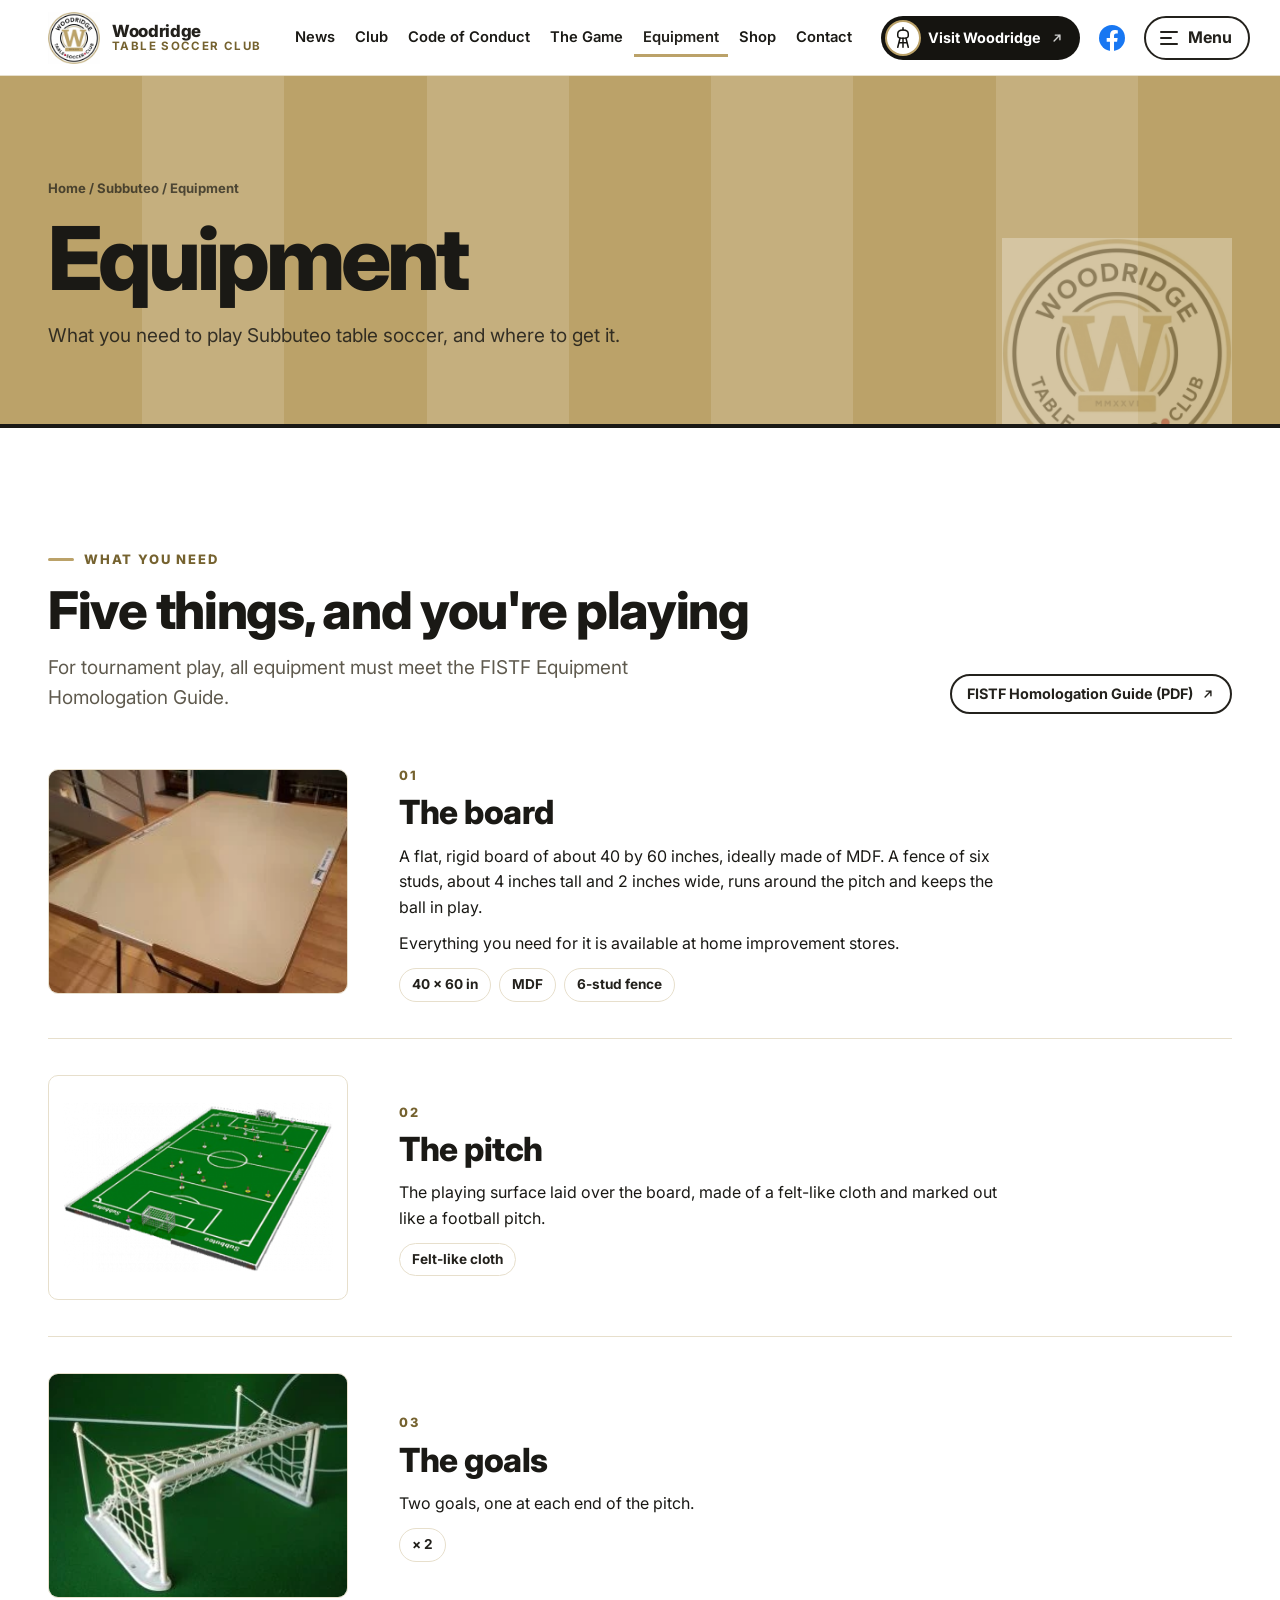
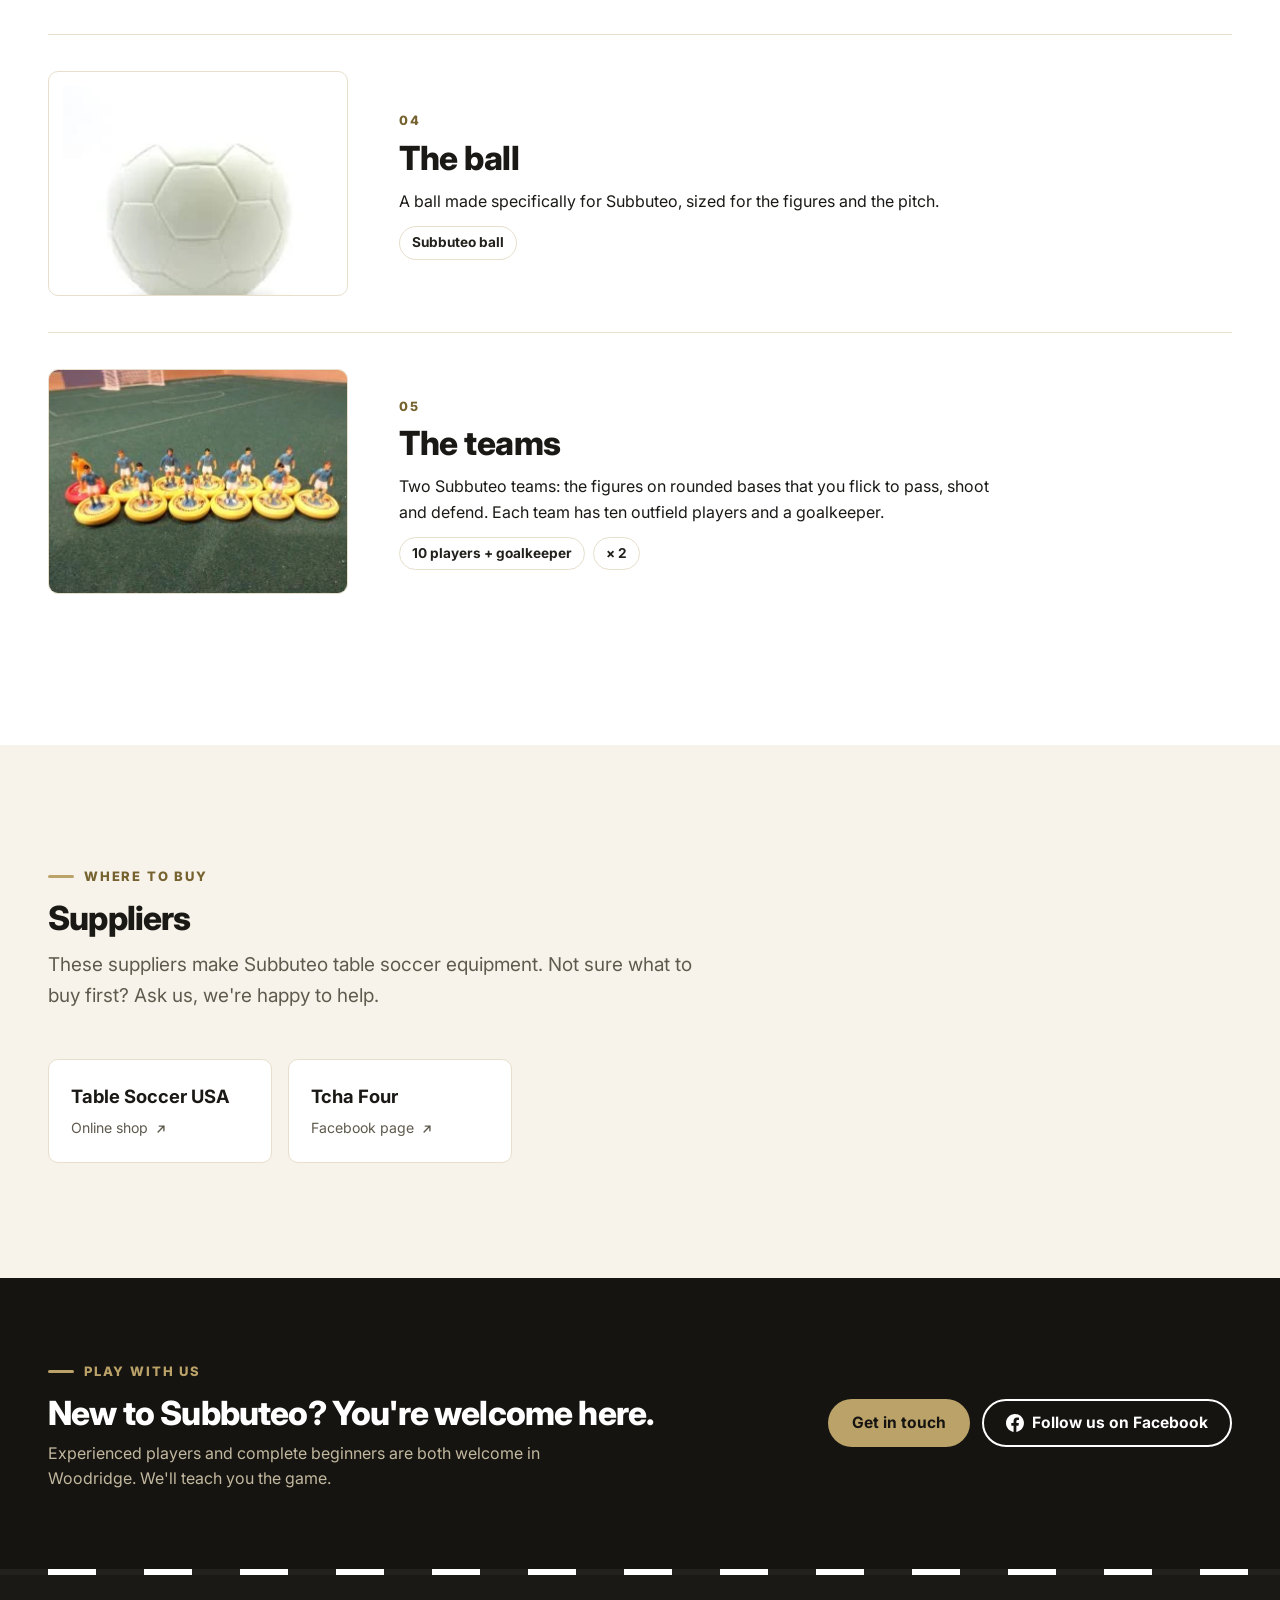
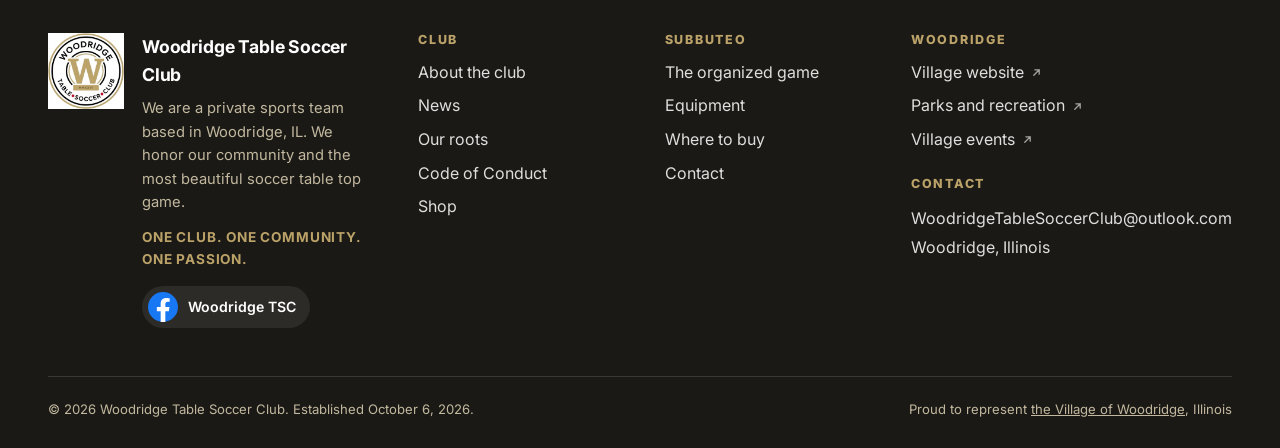
<file: equipment.html>
<!doctype html>
<html lang="en">
<head>
<meta charset="utf-8">
<meta name="viewport" content="width=device-width, initial-scale=1">
<title>Equipment · Woodridge TSC</title>
<meta name="description" content="The board, pitch, goals, ball and teams you need to play Subbuteo, and where to buy them.">
<meta name="theme-color" content="#151410">
<meta property="og:type" content="website">
<meta property="og:title" content="Equipment · Woodridge TSC">
<meta property="og:description" content="The board, pitch, goals, ball and teams you need to play Subbuteo, and where to buy them.">
<meta property="og:image" content="assets/img/og-banner.jpg">
<link rel="icon" type="image/png" sizes="32x32" href="assets/img/favicon-32.png">
<link rel="icon" type="image/png" sizes="48x48" href="assets/img/favicon-48.png">
<link rel="apple-touch-icon" href="assets/img/apple-touch-icon.png">
<link rel="preconnect" href="https://fonts.googleapis.com">
<link rel="preconnect" href="https://fonts.gstatic.com" crossorigin>
<link href="https://fonts.googleapis.com/css2?family=Inter:wght@400;500;600;700;800&display=swap" rel="stylesheet">
<link rel="stylesheet" href="assets/css/site.css">
</head>
<body data-group="game">
<a class="skip-link" href="#main">Skip to content</a>
<header class="site-header">
  <div class="wrap header-row">
    <a class="brand" href="index.html" aria-label="Woodridge Table Soccer Club, home">
      <img src="assets/img/crest-128.webp" alt="" width="52" height="52">
      <span class="brand-text"><strong>Woodridge</strong><span>Table Soccer Club</span></span>
    </a>
    <nav class="tabs" aria-label="Main"><ul><li><a href="news.html">News</a></li><li><a href="club.html">Club</a></li><li><a href="conduct.html">Code of Conduct</a></li><li><a href="game.html">The Game</a></li><li><a href="equipment.html" aria-current="page">Equipment</a></li><li><a href="shop.html">Shop</a></li><li><a href="contact.html">Contact</a></li></ul></nav>
    <div class="header-actions">
      <a class="aok-btn" href="https://www.woodridgeil.gov/" target="_blank" rel="noopener" title="Village of Woodridge official website (opens in a new tab)">
        <span class="mini-crest"><svg class="tower" viewBox="0 0 24 28" fill="none" stroke="currentColor" stroke-width="2" stroke-linecap="round" stroke-linejoin="round" aria-hidden="true"><path d="M12 1v3"/><path d="M5 9c0-3 3-5 7-5s7 2 7 5v3c0 1.7-3.1 3-7 3s-7-1.3-7-3z"/><path d="M8 15 5 27M16 15l3 12M12 15v12M6.5 21h11"/></svg></span><span class="label-long">Visit Woodridge</span><span class="label-short">Woodridge</span><svg class="ext" viewBox="0 0 24 24" fill="none" stroke="currentColor" stroke-width="2.4" stroke-linecap="round" stroke-linejoin="round" aria-hidden="true"><path d="M7 17 17 7M9 7h8v8"/></svg></a>
      <a class="icon-btn header-fb" href="https://www.facebook.com/WoodridgeTSC" target="_blank" rel="noopener" aria-label="Woodridge TSC on Facebook"><svg viewBox="0 0 24 24" aria-hidden="true"><circle cx="12" cy="12" r="12" fill="#1877F2"/><path fill="#fff" d="M16.67 15.47 17.2 12h-3.33V9.75c0-.95.47-1.87 1.96-1.87h1.51V4.93s-1.37-.23-2.68-.23c-2.74 0-4.53 1.66-4.53 4.66V12H7.09v3.47h3.04V24a12.1 12.1 0 0 0 3.74 0v-8.53z"/></svg></a>
      <button class="menu-btn" type="button" aria-haspopup="dialog" aria-controls="drawer"><span class="bars" aria-hidden="true"><i></i><i></i><i></i></span><span class="label">Menu</span></button>
    </div>
  </div>
</header>
<div class="drawer-scrim" data-close></div>
<aside class="drawer" id="drawer" role="dialog" aria-modal="true" aria-label="Menu">
  <div class="drawer-top">
    <img src="assets/img/crest-128.webp" alt="" width="40" height="40">
    <strong>Woodridge TSC</strong>
    <button class="drawer-close" type="button" data-close>Close<svg viewBox="0 0 24 24" fill="none" stroke="currentColor" stroke-width="2.4" stroke-linecap="round" aria-hidden="true"><path d="M6 6l12 12M18 6 6 18"/></svg></button>
  </div>
  <div class="drawer-body">
    <ul class="drawer-groups">
      <li><a class="group-btn" href="index.html" style="text-decoration:none">Home</a></li>
      <li><button class="group-btn" type="button" data-group="club" aria-expanded="false" aria-controls="dp-club">Club<svg viewBox="0 0 24 24" fill="none" stroke="currentColor" stroke-width="2.2" stroke-linecap="round" stroke-linejoin="round" aria-hidden="true"><path d="M5 12h14M13 6l6 6-6 6"/></svg></button><div class="drawer-sub" id="ds-club" hidden><a href="club.html">About the club</a><a href="club.html#history">Subbuteo in Illinois</a><a href="club.html#achievements">Achievements</a><a href="conduct.html">Code of Conduct</a></div></li><li><button class="group-btn" type="button" data-group="game" aria-expanded="false" aria-controls="dp-game">Subbuteo<svg viewBox="0 0 24 24" fill="none" stroke="currentColor" stroke-width="2.2" stroke-linecap="round" stroke-linejoin="round" aria-hidden="true"><path d="M5 12h14M13 6l6 6-6 6"/></svg></button><div class="drawer-sub" id="ds-game" hidden><a href="game.html">The organized game</a><a href="equipment.html">Equipment</a><a href="equipment.html#suppliers">Where to buy</a></div></li><li><button class="group-btn" type="button" data-group="news" aria-expanded="false" aria-controls="dp-news">News<svg viewBox="0 0 24 24" fill="none" stroke="currentColor" stroke-width="2.2" stroke-linecap="round" stroke-linejoin="round" aria-hidden="true"><path d="M5 12h14M13 6l6 6-6 6"/></svg></button><div class="drawer-sub" id="ds-news" hidden><a href="news.html">Latest news</a><a href="news.html#roots">Our roots: the archive</a></div></li><li><button class="group-btn" type="button" data-group="shop" aria-expanded="false" aria-controls="dp-shop">Shop<svg viewBox="0 0 24 24" fill="none" stroke="currentColor" stroke-width="2.2" stroke-linecap="round" stroke-linejoin="round" aria-hidden="true"><path d="M5 12h14M13 6l6 6-6 6"/></svg></button><div class="drawer-sub" id="ds-shop" hidden><a href="shop.html">Club merchandise</a><a href="shop.html#notify">Ask about an item</a></div></li><li><button class="group-btn" type="button" data-group="contact" aria-expanded="false" aria-controls="dp-contact">Contact<svg viewBox="0 0 24 24" fill="none" stroke="currentColor" stroke-width="2.2" stroke-linecap="round" stroke-linejoin="round" aria-hidden="true"><path d="M5 12h14M13 6l6 6-6 6"/></svg></button><div class="drawer-sub" id="ds-contact" hidden><a href="contact.html">Send us a message</a><a href="contact.html#form">Join the club</a><a href="https://www.facebook.com/WoodridgeTSC" target="_blank" rel="noopener">WTSC on Facebook<svg class="ext" viewBox="0 0 24 24" fill="none" stroke="currentColor" stroke-width="2.4" stroke-linecap="round" stroke-linejoin="round" aria-hidden="true"><path d="M7 17 17 7M9 7h8v8"/></svg></a></div></li><li><button class="group-btn gold" type="button" data-group="aok" aria-expanded="false" aria-controls="dp-aok">Woodridge<svg viewBox="0 0 24 24" fill="none" stroke="currentColor" stroke-width="2.2" stroke-linecap="round" stroke-linejoin="round" aria-hidden="true"><path d="M5 12h14M13 6l6 6-6 6"/></svg></button><div class="drawer-sub" id="ds-aok" hidden><a href="https://www.woodridgeil.gov/" target="_blank" rel="noopener">Village website<svg class="ext" viewBox="0 0 24 24" fill="none" stroke="currentColor" stroke-width="2.4" stroke-linecap="round" stroke-linejoin="round" aria-hidden="true"><path d="M7 17 17 7M9 7h8v8"/></svg></a><a href="https://www.woodridgeil.gov/my_community/parks_recreation.php" target="_blank" rel="noopener">Parks and recreation<svg class="ext" viewBox="0 0 24 24" fill="none" stroke="currentColor" stroke-width="2.4" stroke-linecap="round" stroke-linejoin="round" aria-hidden="true"><path d="M7 17 17 7M9 7h8v8"/></svg></a><a href="https://www.woodridgeil.gov/calendar.php" target="_blank" rel="noopener">Village events<svg class="ext" viewBox="0 0 24 24" fill="none" stroke="currentColor" stroke-width="2.4" stroke-linecap="round" stroke-linejoin="round" aria-hidden="true"><path d="M7 17 17 7M9 7h8v8"/></svg></a></div></li>
    </ul>
    <div class="drawer-panels"><div class="drawer-panel" id="dp-club" hidden><h3>Club</h3><a href="club.html">About the club</a><a href="club.html#history">Subbuteo in Illinois</a><a href="club.html#achievements">Achievements</a><a href="conduct.html">Code of Conduct</a></div><div class="drawer-panel" id="dp-game" hidden><h3>Subbuteo</h3><a href="game.html">The organized game</a><a href="equipment.html">Equipment</a><a href="equipment.html#suppliers">Where to buy</a></div><div class="drawer-panel" id="dp-news" hidden><h3>News</h3><a href="news.html">Latest news</a><a href="news.html#roots">Our roots: the archive</a></div><div class="drawer-panel" id="dp-shop" hidden><h3>Shop</h3><a href="shop.html">Club merchandise</a><a href="shop.html#notify">Ask about an item</a></div><div class="drawer-panel" id="dp-contact" hidden><h3>Contact</h3><a href="contact.html">Send us a message</a><a href="contact.html#form">Join the club</a><a href="https://www.facebook.com/WoodridgeTSC" target="_blank" rel="noopener">WTSC on Facebook<svg class="ext" viewBox="0 0 24 24" fill="none" stroke="currentColor" stroke-width="2.4" stroke-linecap="round" stroke-linejoin="round" aria-hidden="true"><path d="M7 17 17 7M9 7h8v8"/></svg></a></div><div class="drawer-panel" id="dp-aok" hidden><h3>Woodridge</h3><a href="https://www.woodridgeil.gov/" target="_blank" rel="noopener">Village website<svg class="ext" viewBox="0 0 24 24" fill="none" stroke="currentColor" stroke-width="2.4" stroke-linecap="round" stroke-linejoin="round" aria-hidden="true"><path d="M7 17 17 7M9 7h8v8"/></svg></a><a href="https://www.woodridgeil.gov/my_community/parks_recreation.php" target="_blank" rel="noopener">Parks and recreation<svg class="ext" viewBox="0 0 24 24" fill="none" stroke="currentColor" stroke-width="2.4" stroke-linecap="round" stroke-linejoin="round" aria-hidden="true"><path d="M7 17 17 7M9 7h8v8"/></svg></a><a href="https://www.woodridgeil.gov/calendar.php" target="_blank" rel="noopener">Village events<svg class="ext" viewBox="0 0 24 24" fill="none" stroke="currentColor" stroke-width="2.4" stroke-linecap="round" stroke-linejoin="round" aria-hidden="true"><path d="M7 17 17 7M9 7h8v8"/></svg></a><p>The Village of Woodridge, Woodridge, Illinois. Our community, and the name we carry.</p></div></div>
  </div>
  <div class="drawer-foot">
    <a class="btn btn-gold btn-sm" href="https://www.woodridgeil.gov/" target="_blank" rel="noopener">Visit Woodridge<svg class="ext" viewBox="0 0 24 24" fill="none" stroke="currentColor" stroke-width="2.4" stroke-linecap="round" stroke-linejoin="round" aria-hidden="true"><path d="M7 17 17 7M9 7h8v8"/></svg></a>
    <div class="socials"><a class="social" href="https://www.facebook.com/WoodridgeTSC" target="_blank" rel="noopener"><svg viewBox="0 0 24 24" aria-hidden="true"><circle cx="12" cy="12" r="12" fill="#1877F2"/><path fill="#fff" d="M16.67 15.47 17.2 12h-3.33V9.75c0-.95.47-1.87 1.96-1.87h1.51V4.93s-1.37-.23-2.68-.23c-2.74 0-4.53 1.66-4.53 4.66V12H7.09v3.47h3.04V24a12.1 12.1 0 0 0 3.74 0v-8.53z"/></svg>Woodridge TSC</a></div>
  </div>
</aside>
<main id="main">
<section class="page-head">
  <div class="stripes" aria-hidden="true"><span></span><span></span><span></span><span></span><span></span><span></span><span></span><span></span><span></span></div>
  <img class="head-crest" src="assets/img/crest-256.webp" alt="" width="240" height="240">
  <div class="wrap">
    <div class="crumb"><a href="index.html">Home</a> / <a href="game.html">Subbuteo</a> / Equipment</div>
    <h1>Equipment</h1>
    <p>What you need to play Subbuteo table soccer, and where to get it.</p>
  </div>
</section>
<section class="section" aria-labelledby="e1-h">
  <div class="wrap">
    <div class="section-head"><div><span class="eyebrow">What you need</span><h2 id="e1-h">Five things, and you're playing</h2>
      <p>For tournament play, all equipment must meet the FISTF Equipment Homologation Guide.</p></div>
      <a class="btn btn-line dark btn-sm" href="http://fistf.com/wp-content/uploads/2014/03/FISTF-Equipment-Homologation-Guide_1_1.pdf" target="_blank" rel="noopener">FISTF Homologation Guide (PDF)<svg class="ext" viewBox="0 0 24 24" fill="none" stroke="currentColor" stroke-width="2.4" stroke-linecap="round" stroke-linejoin="round" aria-hidden="true"><path d="M7 17 17 7M9 7h8v8"/></svg></a></div>
    <div class="kit"><div class="kit-item"><div class="kit-art cover"><img src="assets/img/eq-board.webp" alt="A Subbuteo board with a raised wooden fence" width="300" height="190" loading="lazy"></div><div><span class="n">01</span><h3>The board</h3><p>A flat, rigid board of about 40 by 60 inches, ideally made of MDF. A fence of six studs, about 4 inches tall and 2 inches wide, runs around the pitch and keeps the ball in play.</p><p>Everything you need for it is available at home improvement stores.</p><div class="spec"><span>40 × 60 in</span><span>MDF</span><span>6-stud fence</span></div></div></div><div class="kit-item"><div class="kit-art contain"><img src="assets/img/eq-pitch.png" alt="A green Subbuteo pitch with figures and goals" width="300" height="188" loading="lazy"></div><div><span class="n">02</span><h3>The pitch</h3><p>The playing surface laid over the board, made of a felt-like cloth and marked out like a football pitch.</p><div class="spec"><span>Felt-like cloth</span></div></div></div><div class="kit-item"><div class="kit-art cover"><img src="assets/img/eq-goals.webp" alt="A white Subbuteo goal with net" width="300" height="225" loading="lazy"></div><div><span class="n">03</span><h3>The goals</h3><p>Two goals, one at each end of the pitch.</p><div class="spec"><span>× 2</span></div></div></div><div class="kit-item"><div class="kit-art contain"><img src="assets/img/eq-ball.webp" alt="A white Subbuteo ball" width="225" height="224" loading="lazy"></div><div><span class="n">04</span><h3>The ball</h3><p>A ball made specifically for Subbuteo, sized for the figures and the pitch.</p><div class="spec"><span>Subbuteo ball</span></div></div></div><div class="kit-item"><div class="kit-art cover"><img src="assets/img/eq-teams.webp" alt="A Subbuteo team of figures on yellow bases" width="300" height="225" loading="lazy"></div><div><span class="n">05</span><h3>The teams</h3><p>Two Subbuteo teams: the figures on rounded bases that you flick to pass, shoot and defend. Each team has ten outfield players and a goalkeeper.</p><div class="spec"><span>10 players + goalkeeper</span><span>× 2</span></div></div></div></div>
  </div>
</section>
<section class="section cloud" id="suppliers" aria-labelledby="e2-h">
  <div class="wrap">
    <div class="section-head"><div><span class="eyebrow">Where to buy</span><h2 id="e2-h" style="font-size:var(--s3)">Suppliers</h2>
      <p>These suppliers make Subbuteo table soccer equipment. Not sure what to buy first? Ask us, we're happy to help.</p></div></div>
    <div class="suppliers"><a class="supplier" href="https://www.tablesoccerusa.shop/" target="_blank" rel="noopener"><b>Table Soccer USA</b><span>Online shop<svg class="ext" viewBox="0 0 24 24" fill="none" stroke="currentColor" stroke-width="2.4" stroke-linecap="round" stroke-linejoin="round" aria-hidden="true"><path d="M7 17 17 7M9 7h8v8"/></svg></span></a><a class="supplier" href="https://www.facebook.com/tcha.four" target="_blank" rel="noopener"><b>Tcha Four</b><span>Facebook page<svg class="ext" viewBox="0 0 24 24" fill="none" stroke="currentColor" stroke-width="2.4" stroke-linecap="round" stroke-linejoin="round" aria-hidden="true"><path d="M7 17 17 7M9 7h8v8"/></svg></span></a></div>
  </div>
</section>
<section class="section tight deep">
  <div class="wrap cta-band">
    <div><span class="eyebrow">Play with us</span><h2>New to Subbuteo? You're welcome here.</h2>
      <p>Experienced players and complete beginners are both welcome in Woodridge. We'll teach you the game.</p></div>
    <div class="btns">
      <a class="btn btn-gold" href="contact.html#form">Get in touch</a>
      <a class="btn btn-line" href="https://www.facebook.com/WoodridgeTSC" target="_blank" rel="noopener"><svg class="ico" viewBox="0 0 24 24" aria-hidden="true"><path fill="currentColor" d="M24 12.07C24 5.4 18.63 0 12 0S0 5.4 0 12.07C0 18.1 4.39 23.1 10.13 24v-8.44H7.08v-3.49h3.04V9.41c0-3.02 1.8-4.7 4.54-4.7 1.31 0 2.68.24 2.68.24v2.97h-1.5c-1.5 0-1.96.93-1.96 1.89v2.26h3.33l-.53 3.49h-2.8V24C19.62 23.1 24 18.1 24 12.07z"/></svg>Follow us on Facebook</a>
    </div>
  </div>
</section>
</main>
<footer class="site-footer">
  <div class="wrap">
    <div class="foot-grid">
      <div class="foot-brand">
        <img src="assets/img/crest-128.webp" alt="" width="76" height="76" loading="lazy">
        <div><strong>Woodridge Table Soccer Club</strong>
          <p>We are a private sports team based in Woodridge, IL. We honor our community and the most beautiful soccer table top game.</p>
          <p class="motto">One club. One community. One passion.</p>
          <div class="socials" style="margin-top:16px"><a class="social" href="https://www.facebook.com/WoodridgeTSC" target="_blank" rel="noopener"><svg viewBox="0 0 24 24" aria-hidden="true"><circle cx="12" cy="12" r="12" fill="#1877F2"/><path fill="#fff" d="M16.67 15.47 17.2 12h-3.33V9.75c0-.95.47-1.87 1.96-1.87h1.51V4.93s-1.37-.23-2.68-.23c-2.74 0-4.53 1.66-4.53 4.66V12H7.09v3.47h3.04V24a12.1 12.1 0 0 0 3.74 0v-8.53z"/></svg>Woodridge TSC</a></div>
        </div>
      </div>
      <div><h4>Club</h4><ul>
        <li><a href="club.html">About the club</a></li><li><a href="news.html">News</a></li>
        <li><a href="news.html#roots">Our roots</a></li><li><a href="conduct.html">Code of Conduct</a></li><li><a href="shop.html">Shop</a></li></ul></div>
      <div><h4>Subbuteo</h4><ul>
        <li><a href="game.html">The organized game</a></li><li><a href="equipment.html">Equipment</a></li>
        <li><a href="equipment.html#suppliers">Where to buy</a></li><li><a href="contact.html">Contact</a></li></ul></div>
      <div><h4>Woodridge</h4><ul>
        <li><a href="https://www.woodridgeil.gov/" target="_blank" rel="noopener">Village website<svg class="ext" viewBox="0 0 24 24" fill="none" stroke="currentColor" stroke-width="2.4" stroke-linecap="round" stroke-linejoin="round" aria-hidden="true"><path d="M7 17 17 7M9 7h8v8"/></svg></a></li><li><a href="https://www.woodridgeil.gov/my_community/parks_recreation.php" target="_blank" rel="noopener">Parks and recreation<svg class="ext" viewBox="0 0 24 24" fill="none" stroke="currentColor" stroke-width="2.4" stroke-linecap="round" stroke-linejoin="round" aria-hidden="true"><path d="M7 17 17 7M9 7h8v8"/></svg></a></li>
        <li><a href="https://www.woodridgeil.gov/calendar.php" target="_blank" rel="noopener">Village events<svg class="ext" viewBox="0 0 24 24" fill="none" stroke="currentColor" stroke-width="2.4" stroke-linecap="round" stroke-linejoin="round" aria-hidden="true"><path d="M7 17 17 7M9 7h8v8"/></svg></a></li></ul>
        <h4 style="margin-top:24px">Contact</h4>
        <address><a href="mailto:WoodridgeTableSoccerClub@outlook.com">WoodridgeTableSoccerClub@outlook.com</a><br>Woodridge, Illinois</address></div>
    </div>
    <div class="foot-bottom">
      <span>© <span data-year>2026</span> Woodridge Table Soccer Club. Established October 6, 2026.</span>
      <span>Proud to represent <a href="https://www.woodridgeil.gov/" target="_blank" rel="noopener">the Village of Woodridge</a>, Illinois</span>
    </div>
  </div>
</footer>
<script src="assets/js/config.js"></script>
<script src="assets/js/app.js"></script>
</body>
</html>
</file>
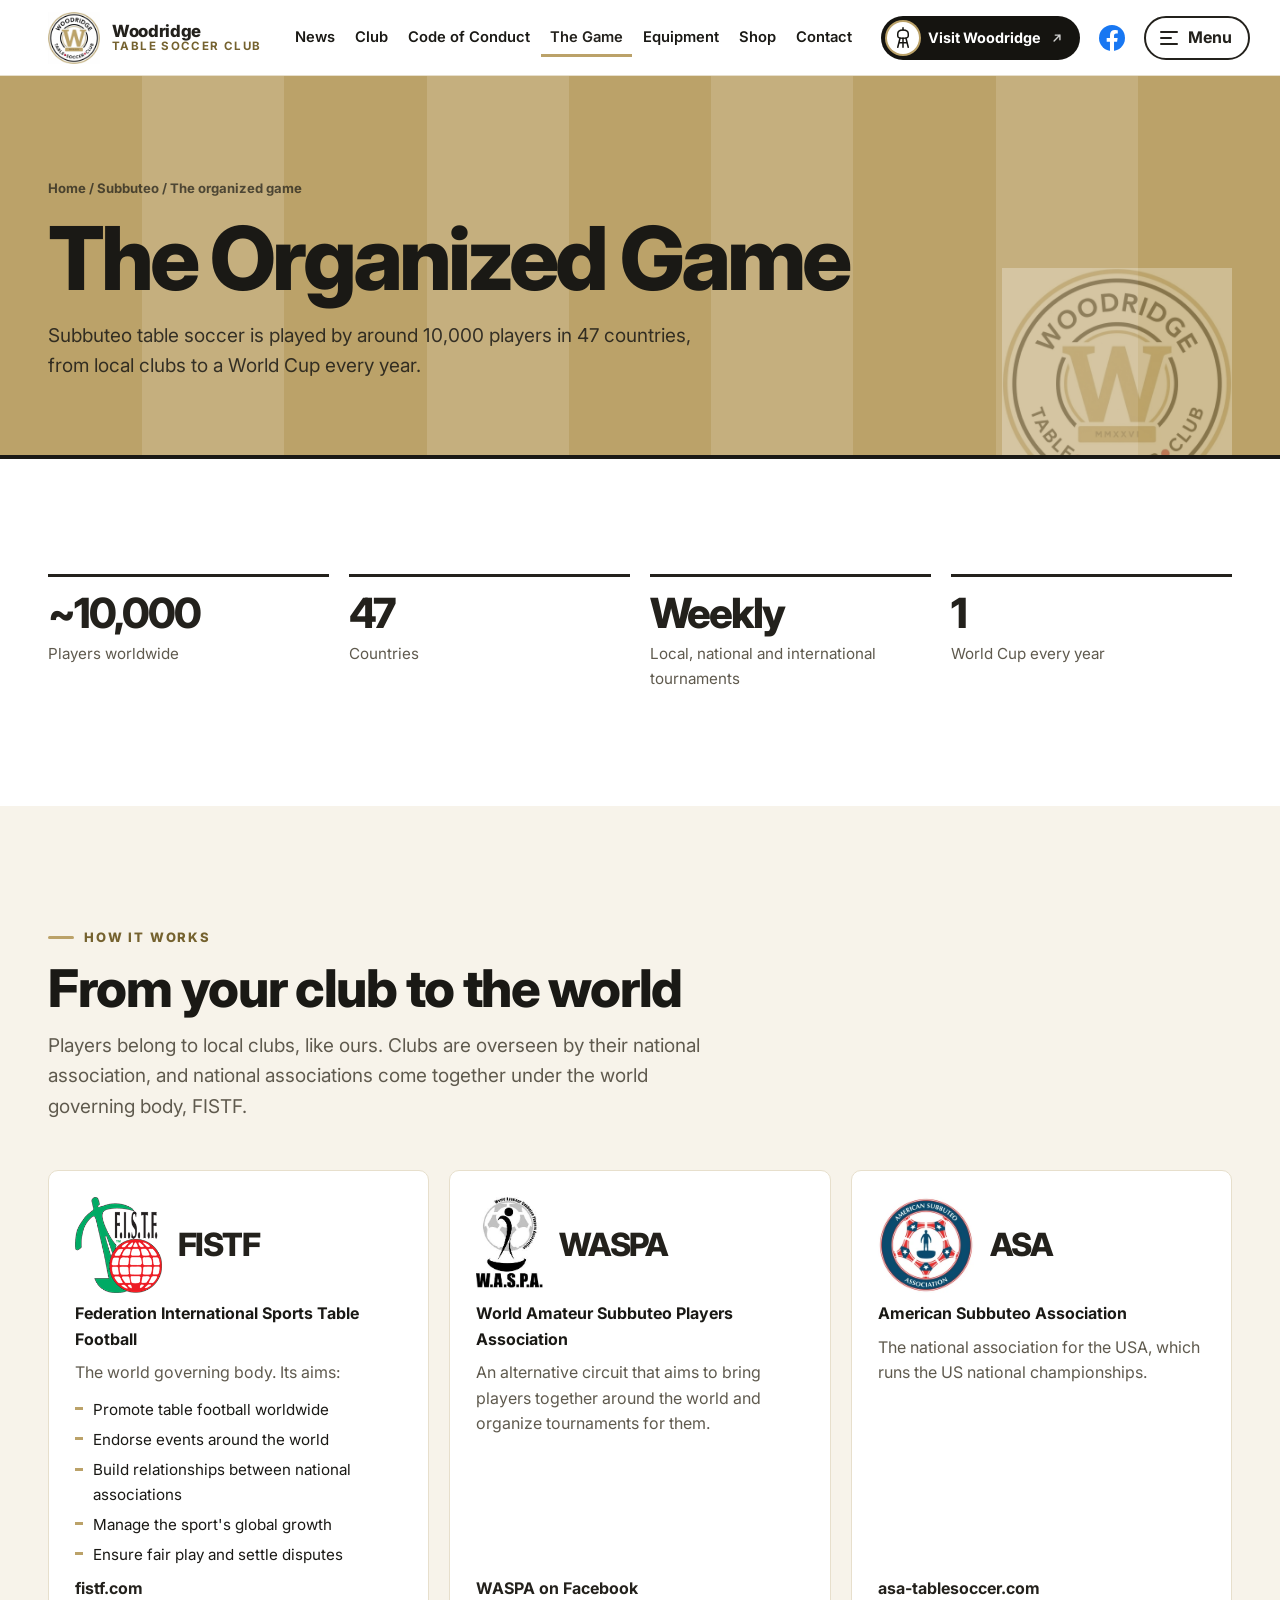
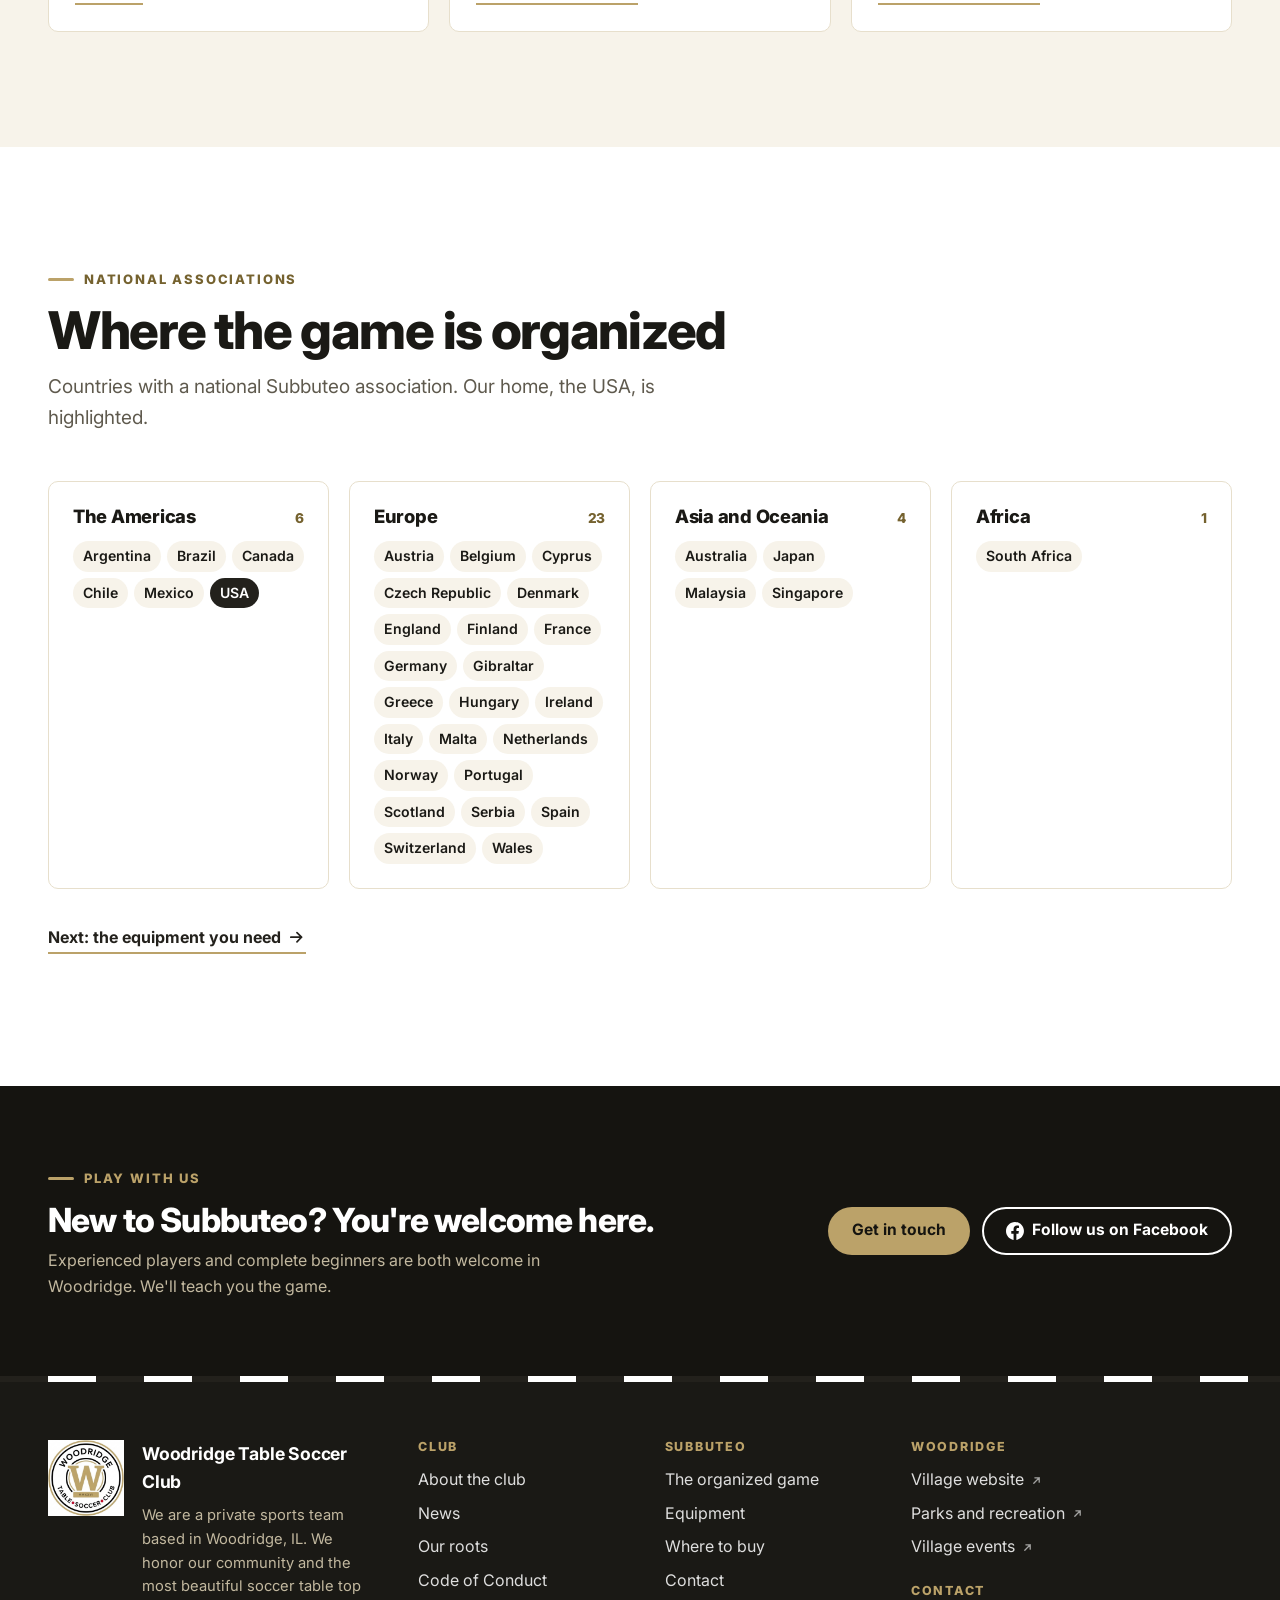
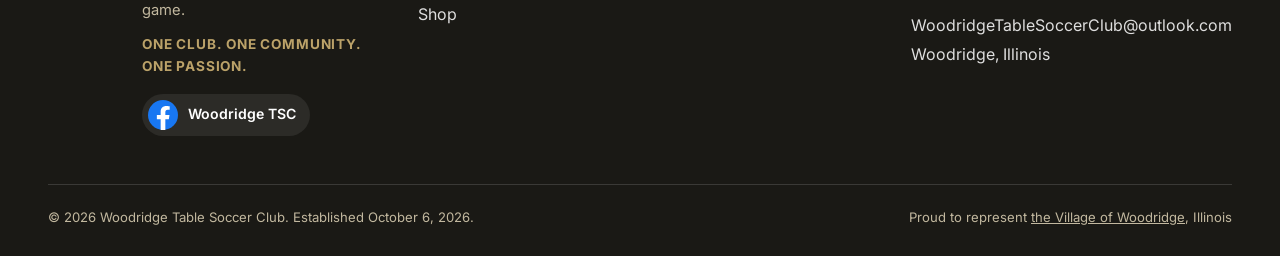
<file: game.html>
<!doctype html>
<html lang="en">
<head>
<meta charset="utf-8">
<meta name="viewport" content="width=device-width, initial-scale=1">
<title>The Organized Game · Woodridge TSC</title>
<meta name="description" content="How Subbuteo table soccer is organized: clubs, national associations, FISTF and WASPA.">
<meta name="theme-color" content="#151410">
<meta property="og:type" content="website">
<meta property="og:title" content="The Organized Game · Woodridge TSC">
<meta property="og:description" content="How Subbuteo table soccer is organized: clubs, national associations, FISTF and WASPA.">
<meta property="og:image" content="assets/img/og-banner.jpg">
<link rel="icon" type="image/png" sizes="32x32" href="assets/img/favicon-32.png">
<link rel="icon" type="image/png" sizes="48x48" href="assets/img/favicon-48.png">
<link rel="apple-touch-icon" href="assets/img/apple-touch-icon.png">
<link rel="preconnect" href="https://fonts.googleapis.com">
<link rel="preconnect" href="https://fonts.gstatic.com" crossorigin>
<link href="https://fonts.googleapis.com/css2?family=Inter:wght@400;500;600;700;800&display=swap" rel="stylesheet">
<link rel="stylesheet" href="assets/css/site.css">
</head>
<body data-group="game">
<a class="skip-link" href="#main">Skip to content</a>
<header class="site-header">
  <div class="wrap header-row">
    <a class="brand" href="index.html" aria-label="Woodridge Table Soccer Club, home">
      <img src="assets/img/crest-128.webp" alt="" width="52" height="52">
      <span class="brand-text"><strong>Woodridge</strong><span>Table Soccer Club</span></span>
    </a>
    <nav class="tabs" aria-label="Main"><ul><li><a href="news.html">News</a></li><li><a href="club.html">Club</a></li><li><a href="conduct.html">Code of Conduct</a></li><li><a href="game.html" aria-current="page">The Game</a></li><li><a href="equipment.html">Equipment</a></li><li><a href="shop.html">Shop</a></li><li><a href="contact.html">Contact</a></li></ul></nav>
    <div class="header-actions">
      <a class="aok-btn" href="https://www.woodridgeil.gov/" target="_blank" rel="noopener" title="Village of Woodridge official website (opens in a new tab)">
        <span class="mini-crest"><svg class="tower" viewBox="0 0 24 28" fill="none" stroke="currentColor" stroke-width="2" stroke-linecap="round" stroke-linejoin="round" aria-hidden="true"><path d="M12 1v3"/><path d="M5 9c0-3 3-5 7-5s7 2 7 5v3c0 1.7-3.1 3-7 3s-7-1.3-7-3z"/><path d="M8 15 5 27M16 15l3 12M12 15v12M6.5 21h11"/></svg></span><span class="label-long">Visit Woodridge</span><span class="label-short">Woodridge</span><svg class="ext" viewBox="0 0 24 24" fill="none" stroke="currentColor" stroke-width="2.4" stroke-linecap="round" stroke-linejoin="round" aria-hidden="true"><path d="M7 17 17 7M9 7h8v8"/></svg></a>
      <a class="icon-btn header-fb" href="https://www.facebook.com/WoodridgeTSC" target="_blank" rel="noopener" aria-label="Woodridge TSC on Facebook"><svg viewBox="0 0 24 24" aria-hidden="true"><circle cx="12" cy="12" r="12" fill="#1877F2"/><path fill="#fff" d="M16.67 15.47 17.2 12h-3.33V9.75c0-.95.47-1.87 1.96-1.87h1.51V4.93s-1.37-.23-2.68-.23c-2.74 0-4.53 1.66-4.53 4.66V12H7.09v3.47h3.04V24a12.1 12.1 0 0 0 3.74 0v-8.53z"/></svg></a>
      <button class="menu-btn" type="button" aria-haspopup="dialog" aria-controls="drawer"><span class="bars" aria-hidden="true"><i></i><i></i><i></i></span><span class="label">Menu</span></button>
    </div>
  </div>
</header>
<div class="drawer-scrim" data-close></div>
<aside class="drawer" id="drawer" role="dialog" aria-modal="true" aria-label="Menu">
  <div class="drawer-top">
    <img src="assets/img/crest-128.webp" alt="" width="40" height="40">
    <strong>Woodridge TSC</strong>
    <button class="drawer-close" type="button" data-close>Close<svg viewBox="0 0 24 24" fill="none" stroke="currentColor" stroke-width="2.4" stroke-linecap="round" aria-hidden="true"><path d="M6 6l12 12M18 6 6 18"/></svg></button>
  </div>
  <div class="drawer-body">
    <ul class="drawer-groups">
      <li><a class="group-btn" href="index.html" style="text-decoration:none">Home</a></li>
      <li><button class="group-btn" type="button" data-group="club" aria-expanded="false" aria-controls="dp-club">Club<svg viewBox="0 0 24 24" fill="none" stroke="currentColor" stroke-width="2.2" stroke-linecap="round" stroke-linejoin="round" aria-hidden="true"><path d="M5 12h14M13 6l6 6-6 6"/></svg></button><div class="drawer-sub" id="ds-club" hidden><a href="club.html">About the club</a><a href="club.html#history">Subbuteo in Illinois</a><a href="club.html#achievements">Achievements</a><a href="conduct.html">Code of Conduct</a></div></li><li><button class="group-btn" type="button" data-group="game" aria-expanded="false" aria-controls="dp-game">Subbuteo<svg viewBox="0 0 24 24" fill="none" stroke="currentColor" stroke-width="2.2" stroke-linecap="round" stroke-linejoin="round" aria-hidden="true"><path d="M5 12h14M13 6l6 6-6 6"/></svg></button><div class="drawer-sub" id="ds-game" hidden><a href="game.html">The organized game</a><a href="equipment.html">Equipment</a><a href="equipment.html#suppliers">Where to buy</a></div></li><li><button class="group-btn" type="button" data-group="news" aria-expanded="false" aria-controls="dp-news">News<svg viewBox="0 0 24 24" fill="none" stroke="currentColor" stroke-width="2.2" stroke-linecap="round" stroke-linejoin="round" aria-hidden="true"><path d="M5 12h14M13 6l6 6-6 6"/></svg></button><div class="drawer-sub" id="ds-news" hidden><a href="news.html">Latest news</a><a href="news.html#roots">Our roots: the archive</a></div></li><li><button class="group-btn" type="button" data-group="shop" aria-expanded="false" aria-controls="dp-shop">Shop<svg viewBox="0 0 24 24" fill="none" stroke="currentColor" stroke-width="2.2" stroke-linecap="round" stroke-linejoin="round" aria-hidden="true"><path d="M5 12h14M13 6l6 6-6 6"/></svg></button><div class="drawer-sub" id="ds-shop" hidden><a href="shop.html">Club merchandise</a><a href="shop.html#notify">Ask about an item</a></div></li><li><button class="group-btn" type="button" data-group="contact" aria-expanded="false" aria-controls="dp-contact">Contact<svg viewBox="0 0 24 24" fill="none" stroke="currentColor" stroke-width="2.2" stroke-linecap="round" stroke-linejoin="round" aria-hidden="true"><path d="M5 12h14M13 6l6 6-6 6"/></svg></button><div class="drawer-sub" id="ds-contact" hidden><a href="contact.html">Send us a message</a><a href="contact.html#form">Join the club</a><a href="https://www.facebook.com/WoodridgeTSC" target="_blank" rel="noopener">WTSC on Facebook<svg class="ext" viewBox="0 0 24 24" fill="none" stroke="currentColor" stroke-width="2.4" stroke-linecap="round" stroke-linejoin="round" aria-hidden="true"><path d="M7 17 17 7M9 7h8v8"/></svg></a></div></li><li><button class="group-btn gold" type="button" data-group="aok" aria-expanded="false" aria-controls="dp-aok">Woodridge<svg viewBox="0 0 24 24" fill="none" stroke="currentColor" stroke-width="2.2" stroke-linecap="round" stroke-linejoin="round" aria-hidden="true"><path d="M5 12h14M13 6l6 6-6 6"/></svg></button><div class="drawer-sub" id="ds-aok" hidden><a href="https://www.woodridgeil.gov/" target="_blank" rel="noopener">Village website<svg class="ext" viewBox="0 0 24 24" fill="none" stroke="currentColor" stroke-width="2.4" stroke-linecap="round" stroke-linejoin="round" aria-hidden="true"><path d="M7 17 17 7M9 7h8v8"/></svg></a><a href="https://www.woodridgeil.gov/my_community/parks_recreation.php" target="_blank" rel="noopener">Parks and recreation<svg class="ext" viewBox="0 0 24 24" fill="none" stroke="currentColor" stroke-width="2.4" stroke-linecap="round" stroke-linejoin="round" aria-hidden="true"><path d="M7 17 17 7M9 7h8v8"/></svg></a><a href="https://www.woodridgeil.gov/calendar.php" target="_blank" rel="noopener">Village events<svg class="ext" viewBox="0 0 24 24" fill="none" stroke="currentColor" stroke-width="2.4" stroke-linecap="round" stroke-linejoin="round" aria-hidden="true"><path d="M7 17 17 7M9 7h8v8"/></svg></a></div></li>
    </ul>
    <div class="drawer-panels"><div class="drawer-panel" id="dp-club" hidden><h3>Club</h3><a href="club.html">About the club</a><a href="club.html#history">Subbuteo in Illinois</a><a href="club.html#achievements">Achievements</a><a href="conduct.html">Code of Conduct</a></div><div class="drawer-panel" id="dp-game" hidden><h3>Subbuteo</h3><a href="game.html">The organized game</a><a href="equipment.html">Equipment</a><a href="equipment.html#suppliers">Where to buy</a></div><div class="drawer-panel" id="dp-news" hidden><h3>News</h3><a href="news.html">Latest news</a><a href="news.html#roots">Our roots: the archive</a></div><div class="drawer-panel" id="dp-shop" hidden><h3>Shop</h3><a href="shop.html">Club merchandise</a><a href="shop.html#notify">Ask about an item</a></div><div class="drawer-panel" id="dp-contact" hidden><h3>Contact</h3><a href="contact.html">Send us a message</a><a href="contact.html#form">Join the club</a><a href="https://www.facebook.com/WoodridgeTSC" target="_blank" rel="noopener">WTSC on Facebook<svg class="ext" viewBox="0 0 24 24" fill="none" stroke="currentColor" stroke-width="2.4" stroke-linecap="round" stroke-linejoin="round" aria-hidden="true"><path d="M7 17 17 7M9 7h8v8"/></svg></a></div><div class="drawer-panel" id="dp-aok" hidden><h3>Woodridge</h3><a href="https://www.woodridgeil.gov/" target="_blank" rel="noopener">Village website<svg class="ext" viewBox="0 0 24 24" fill="none" stroke="currentColor" stroke-width="2.4" stroke-linecap="round" stroke-linejoin="round" aria-hidden="true"><path d="M7 17 17 7M9 7h8v8"/></svg></a><a href="https://www.woodridgeil.gov/my_community/parks_recreation.php" target="_blank" rel="noopener">Parks and recreation<svg class="ext" viewBox="0 0 24 24" fill="none" stroke="currentColor" stroke-width="2.4" stroke-linecap="round" stroke-linejoin="round" aria-hidden="true"><path d="M7 17 17 7M9 7h8v8"/></svg></a><a href="https://www.woodridgeil.gov/calendar.php" target="_blank" rel="noopener">Village events<svg class="ext" viewBox="0 0 24 24" fill="none" stroke="currentColor" stroke-width="2.4" stroke-linecap="round" stroke-linejoin="round" aria-hidden="true"><path d="M7 17 17 7M9 7h8v8"/></svg></a><p>The Village of Woodridge, Woodridge, Illinois. Our community, and the name we carry.</p></div></div>
  </div>
  <div class="drawer-foot">
    <a class="btn btn-gold btn-sm" href="https://www.woodridgeil.gov/" target="_blank" rel="noopener">Visit Woodridge<svg class="ext" viewBox="0 0 24 24" fill="none" stroke="currentColor" stroke-width="2.4" stroke-linecap="round" stroke-linejoin="round" aria-hidden="true"><path d="M7 17 17 7M9 7h8v8"/></svg></a>
    <div class="socials"><a class="social" href="https://www.facebook.com/WoodridgeTSC" target="_blank" rel="noopener"><svg viewBox="0 0 24 24" aria-hidden="true"><circle cx="12" cy="12" r="12" fill="#1877F2"/><path fill="#fff" d="M16.67 15.47 17.2 12h-3.33V9.75c0-.95.47-1.87 1.96-1.87h1.51V4.93s-1.37-.23-2.68-.23c-2.74 0-4.53 1.66-4.53 4.66V12H7.09v3.47h3.04V24a12.1 12.1 0 0 0 3.74 0v-8.53z"/></svg>Woodridge TSC</a></div>
  </div>
</aside>
<main id="main">
<section class="page-head">
  <div class="stripes" aria-hidden="true"><span></span><span></span><span></span><span></span><span></span><span></span><span></span><span></span><span></span></div>
  <img class="head-crest" src="assets/img/crest-256.webp" alt="" width="240" height="240">
  <div class="wrap">
    <div class="crumb"><a href="index.html">Home</a> / <a href="game.html">Subbuteo</a> / The organized game</div>
    <h1>The Organized Game</h1>
    <p>Subbuteo table soccer is played by around 10,000 players in 47 countries, from local clubs to a World Cup every year.</p>
  </div>
</section>
<section class="section" aria-labelledby="g1-h">
  <div class="wrap">
    <div class="stat-row">
      <div><b>~10,000</b><span>Players worldwide</span></div>
      <div><b>47</b><span>Countries</span></div>
      <div><b>Weekly</b><span>Local, national and international tournaments</span></div>
      <div><b>1</b><span>World Cup every year</span></div>
    </div>
  </div>
</section>
<section class="section cloud" aria-labelledby="g2-h">
  <div class="wrap">
    <div class="section-head"><div><span class="eyebrow">How it works</span><h2 id="g2-h">From your club to the world</h2>
      <p>Players belong to local clubs, like ours. Clubs are overseen by their national association, and national associations come together under the world governing body, FISTF.</p></div></div>
    <div class="org-list">
      <div class="org"><div class="org-top"><img class="org-logo" src="assets/img/logo-fistf.png" alt="FISTF logo" width="87" height="96" loading="lazy"><span class="abbr">FISTF</span></div><b>Federation International Sports Table Football</b><p>The world governing body. Its aims:</p>
        <ul><li>Promote table football worldwide</li><li>Endorse events around the world</li><li>Build relationships between national associations</li><li>Manage the sport's global growth</li><li>Ensure fair play and settle disputes</li></ul>
        <a class="link" href="http://fistf.com/" target="_blank" rel="noopener">fistf.com</a></div>
      <div class="org"><div class="org-top"><img class="org-logo" src="assets/img/logo-waspa.webp" alt="WASPA logo" width="67" height="96" loading="lazy"><span class="abbr">WASPA</span></div><b>World Amateur Subbuteo Players Association</b><p>An alternative circuit that aims to bring players together around the world and organize tournaments for them.</p>
        <a class="link" href="https://www.facebook.com/groups/waspasubbuteo/" target="_blank" rel="noopener">WASPA on Facebook</a></div>
      <div class="org"><div class="org-top"><img class="org-logo" src="assets/img/logo-asa.webp" alt="American Subbuteo Association logo" width="96" height="96" loading="lazy"><span class="abbr">ASA</span></div><b>American Subbuteo Association</b><p>The national association for the USA, which runs the US national championships.</p>
        <a class="link" href="https://asa-tablesoccer.com/" target="_blank" rel="noopener">asa-tablesoccer.com</a></div>
    </div>
  </div>
</section>
<section class="section" aria-labelledby="g3-h">
  <div class="wrap">
    <div class="section-head"><div><span class="eyebrow">National associations</span><h2 id="g3-h">Where the game is organized</h2>
      <p>Countries with a national Subbuteo association. Our home, the USA, is highlighted.</p></div></div>
    <div class="continents"><div class="continent"><h3>The Americas<span>6</span></h3><ul><li>Argentina</li><li>Brazil</li><li>Canada</li><li>Chile</li><li>Mexico</li><li class="home">USA</li></ul></div><div class="continent"><h3>Europe<span>23</span></h3><ul><li>Austria</li><li>Belgium</li><li>Cyprus</li><li>Czech Republic</li><li>Denmark</li><li>England</li><li>Finland</li><li>France</li><li>Germany</li><li>Gibraltar</li><li>Greece</li><li>Hungary</li><li>Ireland</li><li>Italy</li><li>Malta</li><li>Netherlands</li><li>Norway</li><li>Portugal</li><li>Scotland</li><li>Serbia</li><li>Spain</li><li>Switzerland</li><li>Wales</li></ul></div><div class="continent"><h3>Asia and Oceania<span>4</span></h3><ul><li>Australia</li><li>Japan</li><li>Malaysia</li><li>Singapore</li></ul></div><div class="continent"><h3>Africa<span>1</span></h3><ul><li>South Africa</li></ul></div></div>
    <p style="margin-top:36px"><a class="link" href="equipment.html">Next: the equipment you need<svg class="ico" viewBox="0 0 24 24" fill="none" stroke="currentColor" stroke-width="2.2" stroke-linecap="round" stroke-linejoin="round" aria-hidden="true"><path d="M5 12h14M13 6l6 6-6 6"/></svg></a></p>
  </div>
</section>
<section class="section tight deep">
  <div class="wrap cta-band">
    <div><span class="eyebrow">Play with us</span><h2>New to Subbuteo? You're welcome here.</h2>
      <p>Experienced players and complete beginners are both welcome in Woodridge. We'll teach you the game.</p></div>
    <div class="btns">
      <a class="btn btn-gold" href="contact.html#form">Get in touch</a>
      <a class="btn btn-line" href="https://www.facebook.com/WoodridgeTSC" target="_blank" rel="noopener"><svg class="ico" viewBox="0 0 24 24" aria-hidden="true"><path fill="currentColor" d="M24 12.07C24 5.4 18.63 0 12 0S0 5.4 0 12.07C0 18.1 4.39 23.1 10.13 24v-8.44H7.08v-3.49h3.04V9.41c0-3.02 1.8-4.7 4.54-4.7 1.31 0 2.68.24 2.68.24v2.97h-1.5c-1.5 0-1.96.93-1.96 1.89v2.26h3.33l-.53 3.49h-2.8V24C19.62 23.1 24 18.1 24 12.07z"/></svg>Follow us on Facebook</a>
    </div>
  </div>
</section>
</main>
<footer class="site-footer">
  <div class="wrap">
    <div class="foot-grid">
      <div class="foot-brand">
        <img src="assets/img/crest-128.webp" alt="" width="76" height="76" loading="lazy">
        <div><strong>Woodridge Table Soccer Club</strong>
          <p>We are a private sports team based in Woodridge, IL. We honor our community and the most beautiful soccer table top game.</p>
          <p class="motto">One club. One community. One passion.</p>
          <div class="socials" style="margin-top:16px"><a class="social" href="https://www.facebook.com/WoodridgeTSC" target="_blank" rel="noopener"><svg viewBox="0 0 24 24" aria-hidden="true"><circle cx="12" cy="12" r="12" fill="#1877F2"/><path fill="#fff" d="M16.67 15.47 17.2 12h-3.33V9.75c0-.95.47-1.87 1.96-1.87h1.51V4.93s-1.37-.23-2.68-.23c-2.74 0-4.53 1.66-4.53 4.66V12H7.09v3.47h3.04V24a12.1 12.1 0 0 0 3.74 0v-8.53z"/></svg>Woodridge TSC</a></div>
        </div>
      </div>
      <div><h4>Club</h4><ul>
        <li><a href="club.html">About the club</a></li><li><a href="news.html">News</a></li>
        <li><a href="news.html#roots">Our roots</a></li><li><a href="conduct.html">Code of Conduct</a></li><li><a href="shop.html">Shop</a></li></ul></div>
      <div><h4>Subbuteo</h4><ul>
        <li><a href="game.html">The organized game</a></li><li><a href="equipment.html">Equipment</a></li>
        <li><a href="equipment.html#suppliers">Where to buy</a></li><li><a href="contact.html">Contact</a></li></ul></div>
      <div><h4>Woodridge</h4><ul>
        <li><a href="https://www.woodridgeil.gov/" target="_blank" rel="noopener">Village website<svg class="ext" viewBox="0 0 24 24" fill="none" stroke="currentColor" stroke-width="2.4" stroke-linecap="round" stroke-linejoin="round" aria-hidden="true"><path d="M7 17 17 7M9 7h8v8"/></svg></a></li><li><a href="https://www.woodridgeil.gov/my_community/parks_recreation.php" target="_blank" rel="noopener">Parks and recreation<svg class="ext" viewBox="0 0 24 24" fill="none" stroke="currentColor" stroke-width="2.4" stroke-linecap="round" stroke-linejoin="round" aria-hidden="true"><path d="M7 17 17 7M9 7h8v8"/></svg></a></li>
        <li><a href="https://www.woodridgeil.gov/calendar.php" target="_blank" rel="noopener">Village events<svg class="ext" viewBox="0 0 24 24" fill="none" stroke="currentColor" stroke-width="2.4" stroke-linecap="round" stroke-linejoin="round" aria-hidden="true"><path d="M7 17 17 7M9 7h8v8"/></svg></a></li></ul>
        <h4 style="margin-top:24px">Contact</h4>
        <address><a href="mailto:WoodridgeTableSoccerClub@outlook.com">WoodridgeTableSoccerClub@outlook.com</a><br>Woodridge, Illinois</address></div>
    </div>
    <div class="foot-bottom">
      <span>© <span data-year>2026</span> Woodridge Table Soccer Club. Established October 6, 2026.</span>
      <span>Proud to represent <a href="https://www.woodridgeil.gov/" target="_blank" rel="noopener">the Village of Woodridge</a>, Illinois</span>
    </div>
  </div>
</footer>
<script src="assets/js/config.js"></script>
<script src="assets/js/app.js"></script>
</body>
</html>
</file>
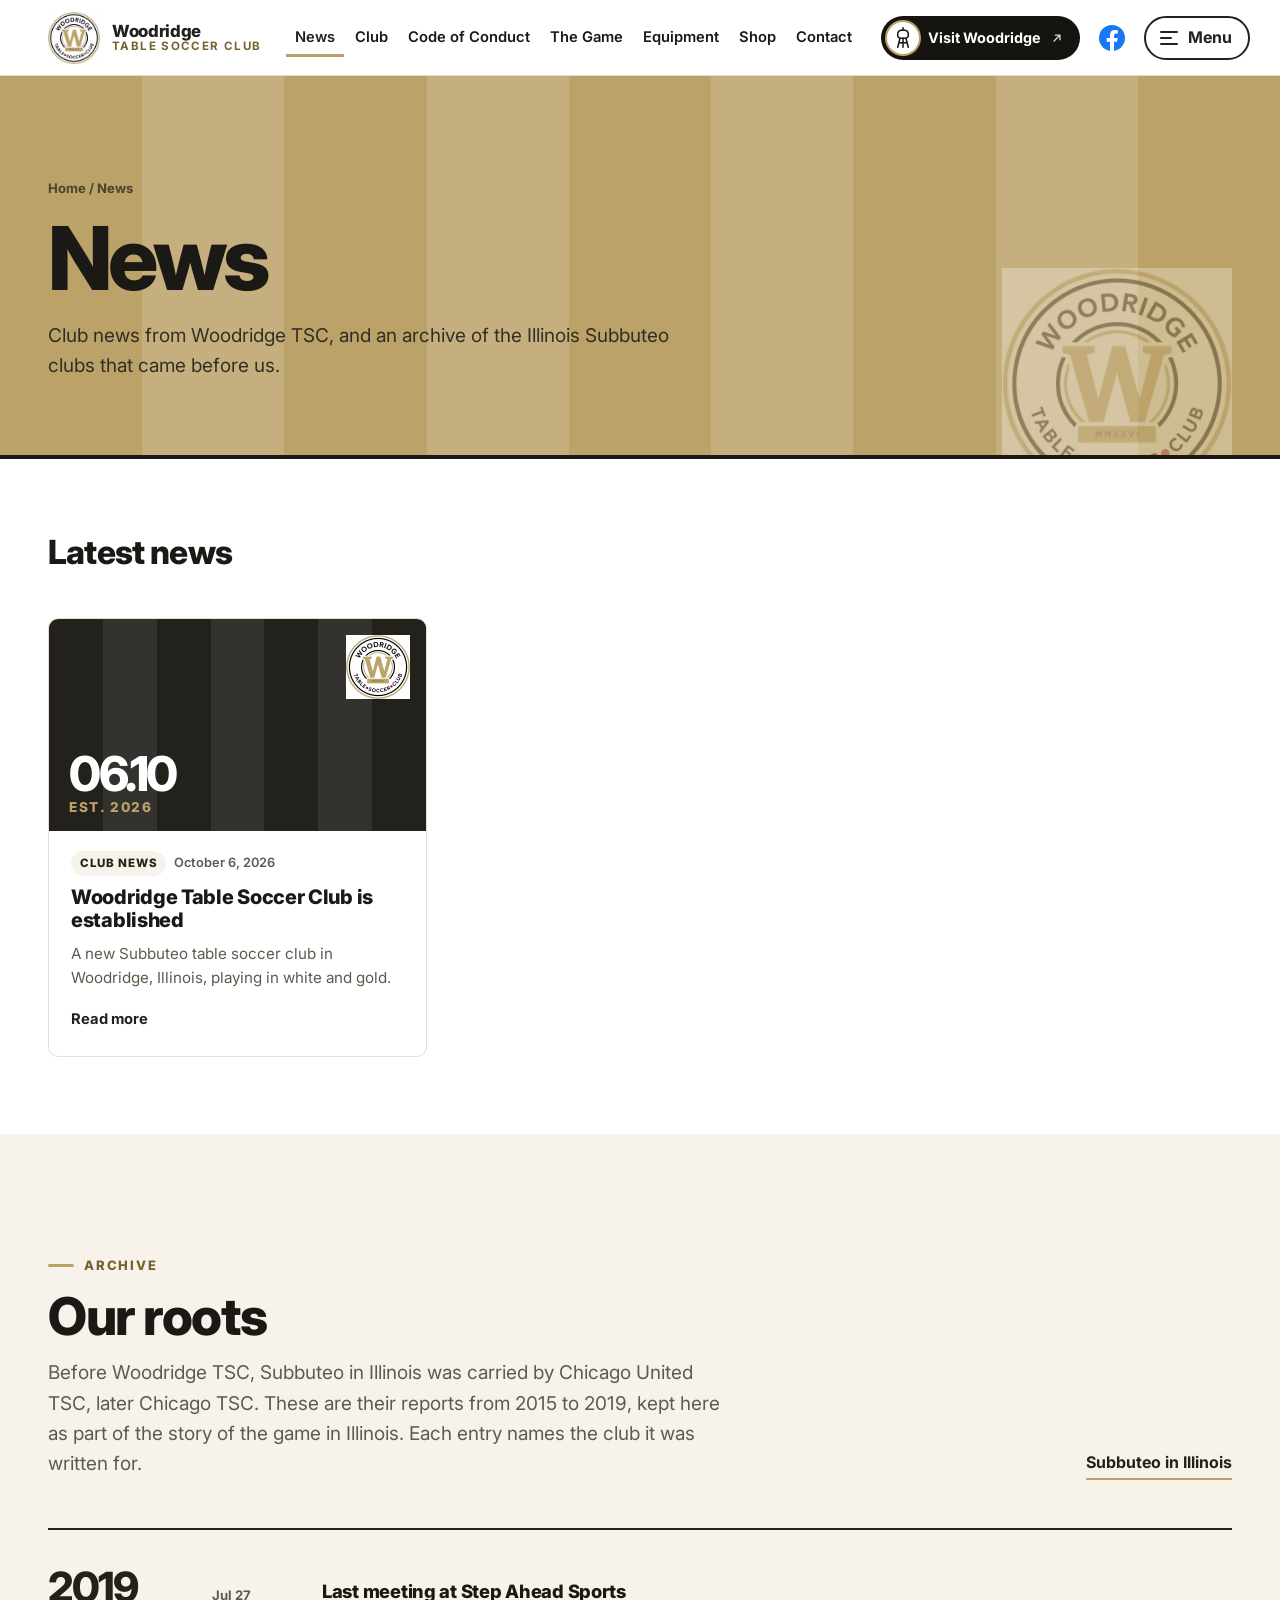
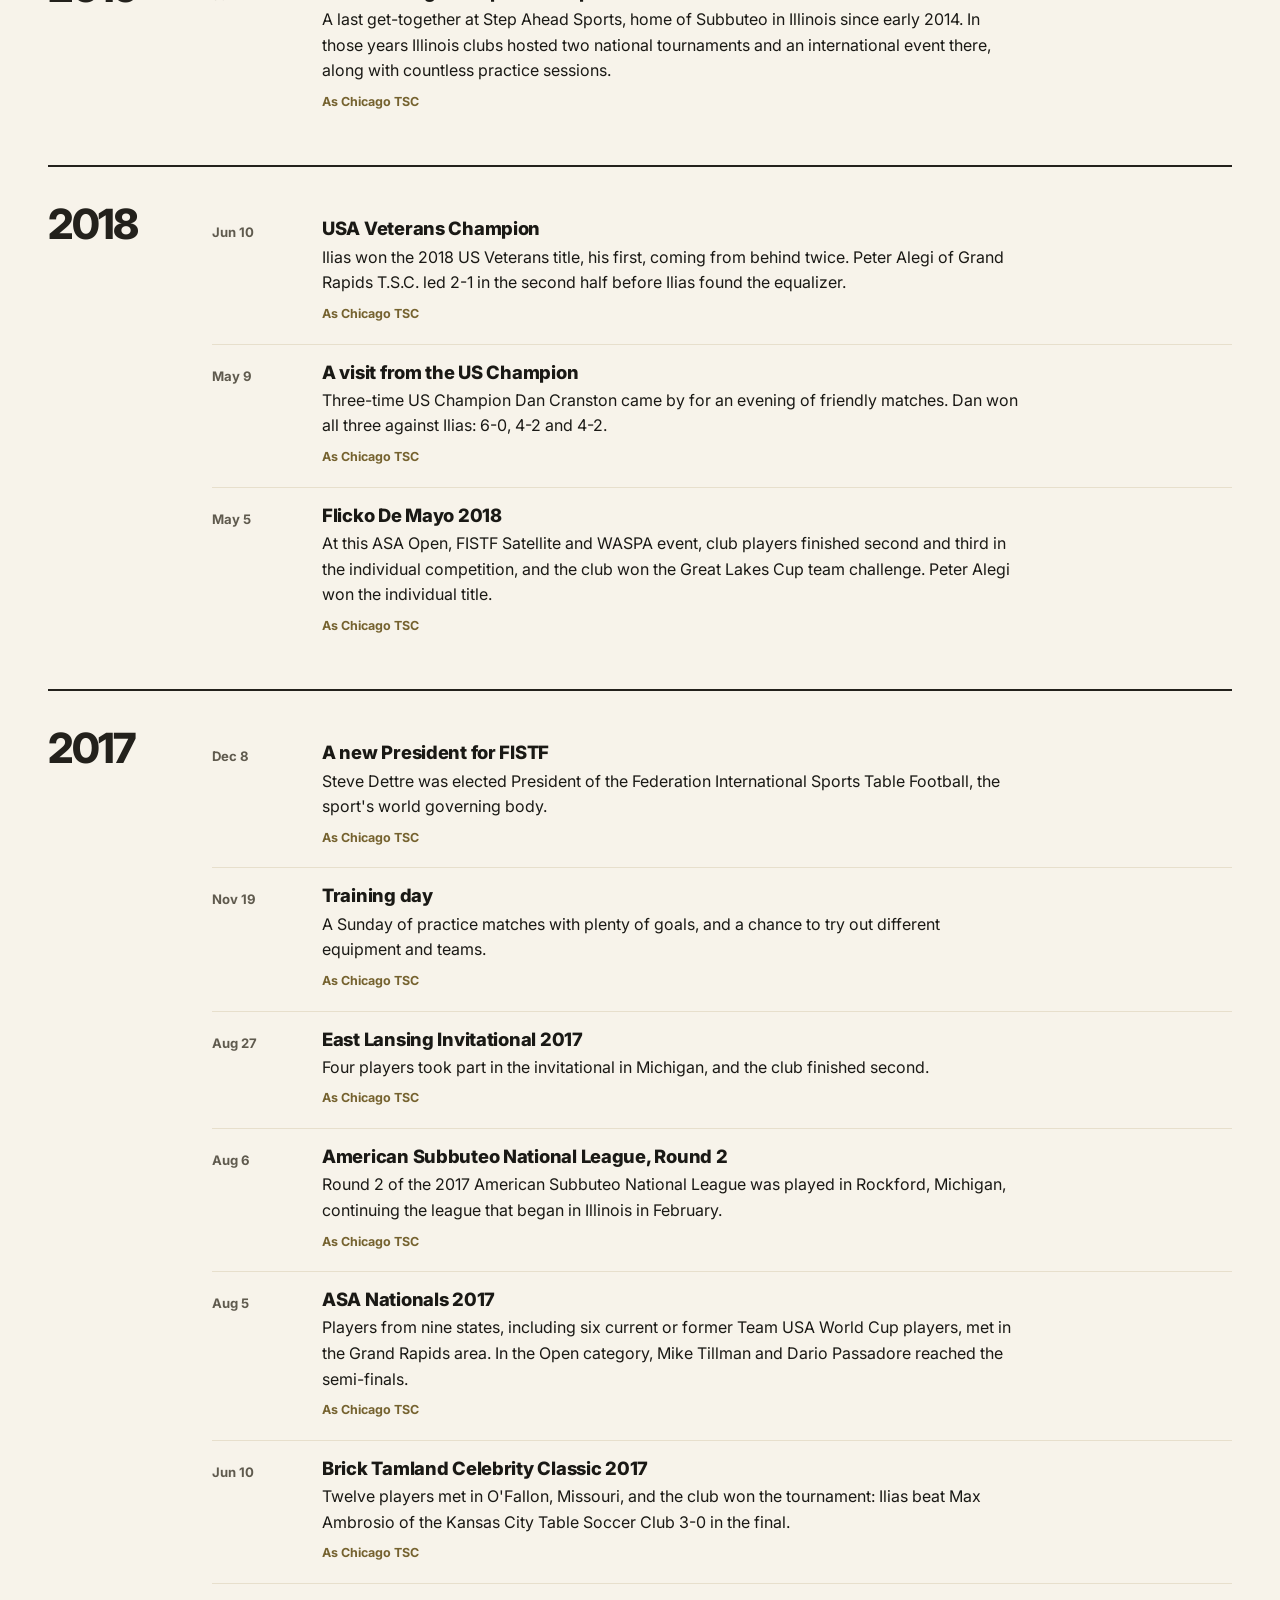
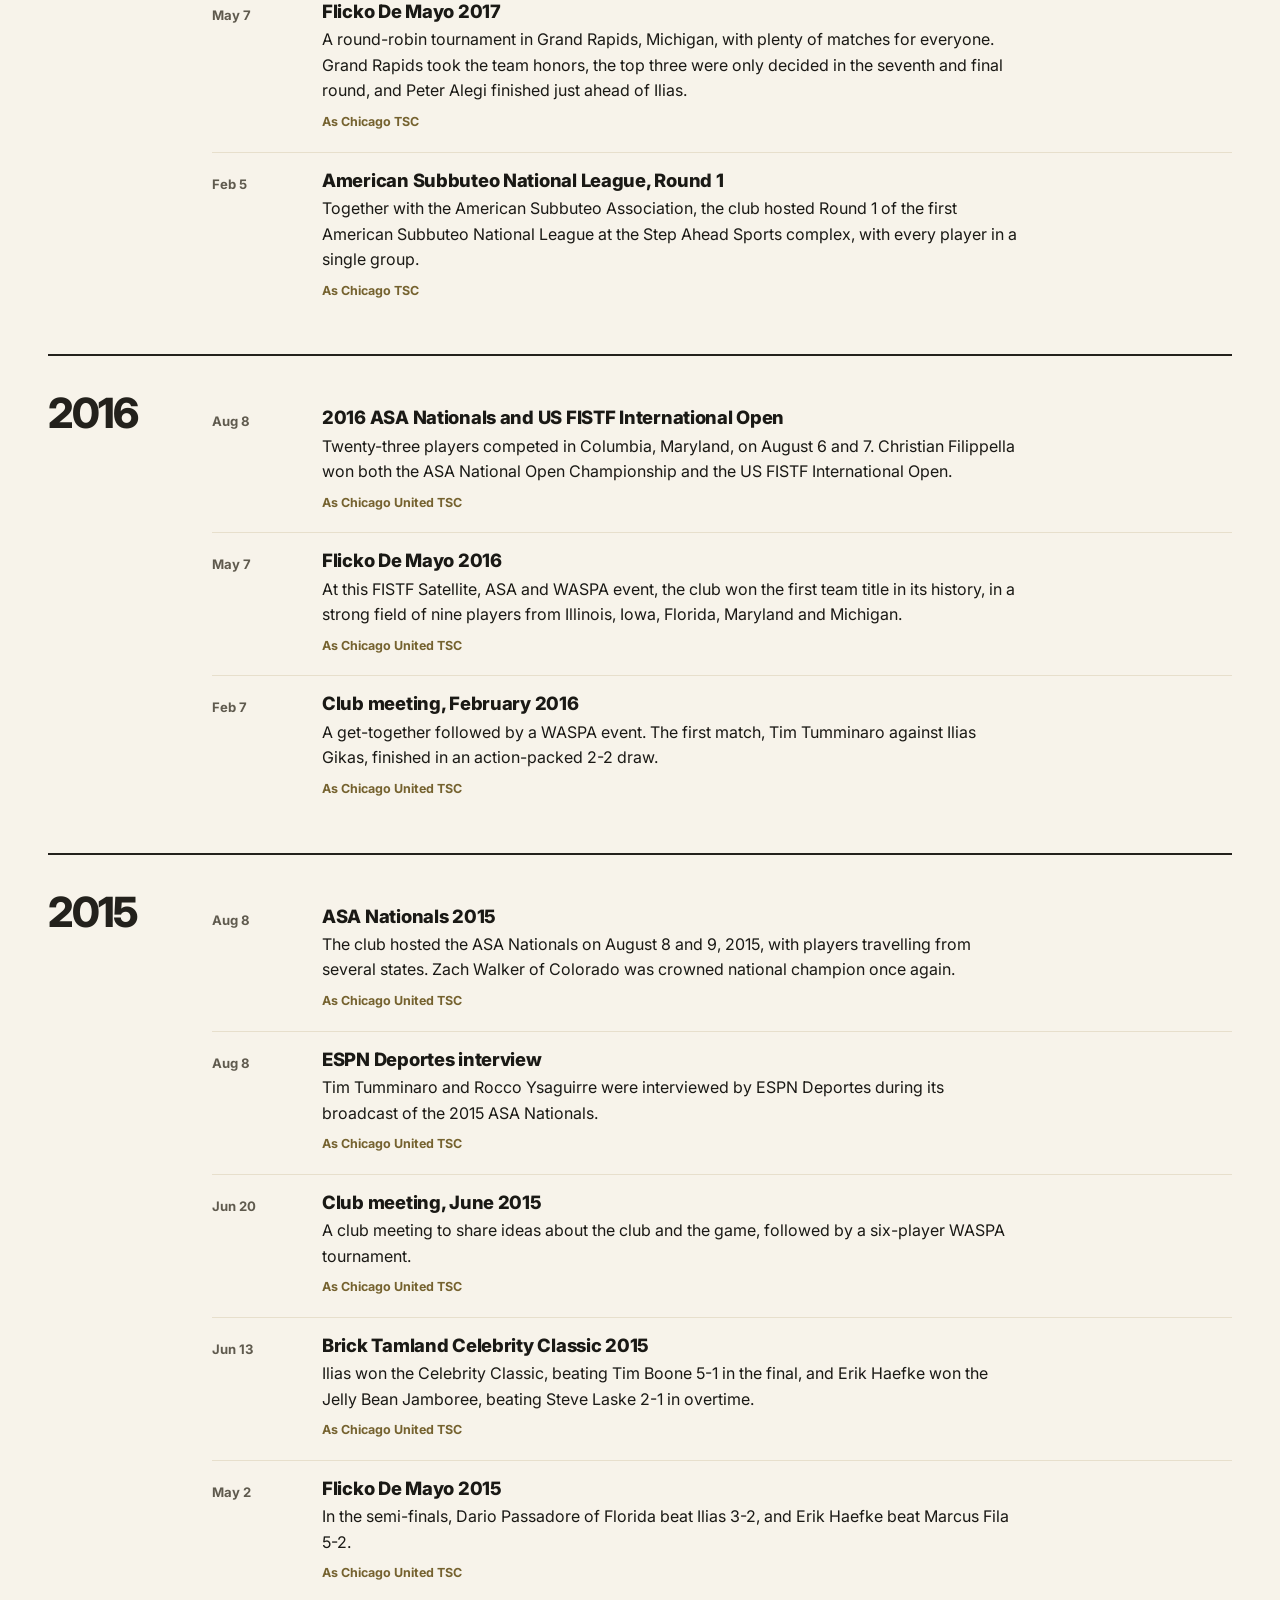
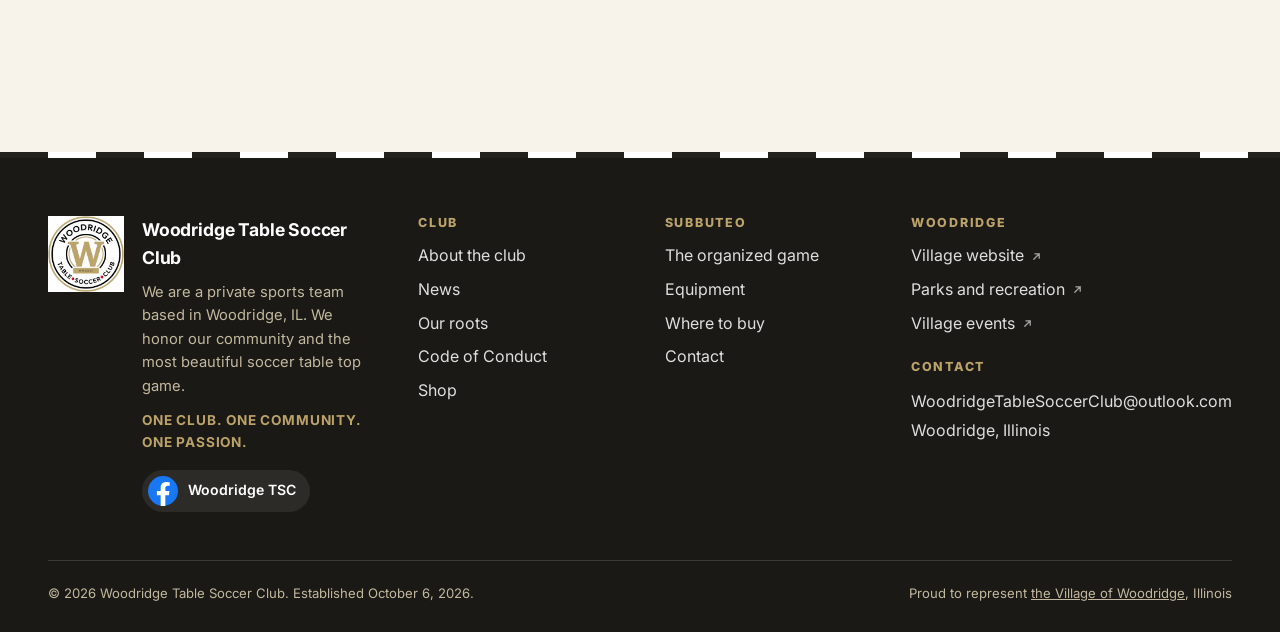
<file: news.html>
<!doctype html>
<html lang="en">
<head>
<meta charset="utf-8">
<meta name="viewport" content="width=device-width, initial-scale=1">
<title>News · Woodridge TSC</title>
<meta name="description" content="Club news and the Our roots archive of Illinois Subbuteo, 2015–2019.">
<meta name="theme-color" content="#151410">
<meta property="og:type" content="website">
<meta property="og:title" content="News · Woodridge TSC">
<meta property="og:description" content="Club news and the Our roots archive of Illinois Subbuteo, 2015–2019.">
<meta property="og:image" content="assets/img/og-banner.jpg">
<link rel="icon" type="image/png" sizes="32x32" href="assets/img/favicon-32.png">
<link rel="icon" type="image/png" sizes="48x48" href="assets/img/favicon-48.png">
<link rel="apple-touch-icon" href="assets/img/apple-touch-icon.png">
<link rel="preconnect" href="https://fonts.googleapis.com">
<link rel="preconnect" href="https://fonts.gstatic.com" crossorigin>
<link href="https://fonts.googleapis.com/css2?family=Inter:wght@400;500;600;700;800&display=swap" rel="stylesheet">
<link rel="stylesheet" href="assets/css/site.css">
</head>
<body data-group="news">
<a class="skip-link" href="#main">Skip to content</a>
<header class="site-header">
  <div class="wrap header-row">
    <a class="brand" href="index.html" aria-label="Woodridge Table Soccer Club, home">
      <img src="assets/img/crest-128.webp" alt="" width="52" height="52">
      <span class="brand-text"><strong>Woodridge</strong><span>Table Soccer Club</span></span>
    </a>
    <nav class="tabs" aria-label="Main"><ul><li><a href="news.html" aria-current="page">News</a></li><li><a href="club.html">Club</a></li><li><a href="conduct.html">Code of Conduct</a></li><li><a href="game.html">The Game</a></li><li><a href="equipment.html">Equipment</a></li><li><a href="shop.html">Shop</a></li><li><a href="contact.html">Contact</a></li></ul></nav>
    <div class="header-actions">
      <a class="aok-btn" href="https://www.woodridgeil.gov/" target="_blank" rel="noopener" title="Village of Woodridge official website (opens in a new tab)">
        <span class="mini-crest"><svg class="tower" viewBox="0 0 24 28" fill="none" stroke="currentColor" stroke-width="2" stroke-linecap="round" stroke-linejoin="round" aria-hidden="true"><path d="M12 1v3"/><path d="M5 9c0-3 3-5 7-5s7 2 7 5v3c0 1.7-3.1 3-7 3s-7-1.3-7-3z"/><path d="M8 15 5 27M16 15l3 12M12 15v12M6.5 21h11"/></svg></span><span class="label-long">Visit Woodridge</span><span class="label-short">Woodridge</span><svg class="ext" viewBox="0 0 24 24" fill="none" stroke="currentColor" stroke-width="2.4" stroke-linecap="round" stroke-linejoin="round" aria-hidden="true"><path d="M7 17 17 7M9 7h8v8"/></svg></a>
      <a class="icon-btn header-fb" href="https://www.facebook.com/WoodridgeTSC" target="_blank" rel="noopener" aria-label="Woodridge TSC on Facebook"><svg viewBox="0 0 24 24" aria-hidden="true"><circle cx="12" cy="12" r="12" fill="#1877F2"/><path fill="#fff" d="M16.67 15.47 17.2 12h-3.33V9.75c0-.95.47-1.87 1.96-1.87h1.51V4.93s-1.37-.23-2.68-.23c-2.74 0-4.53 1.66-4.53 4.66V12H7.09v3.47h3.04V24a12.1 12.1 0 0 0 3.74 0v-8.53z"/></svg></a>
      <button class="menu-btn" type="button" aria-haspopup="dialog" aria-controls="drawer"><span class="bars" aria-hidden="true"><i></i><i></i><i></i></span><span class="label">Menu</span></button>
    </div>
  </div>
</header>
<div class="drawer-scrim" data-close></div>
<aside class="drawer" id="drawer" role="dialog" aria-modal="true" aria-label="Menu">
  <div class="drawer-top">
    <img src="assets/img/crest-128.webp" alt="" width="40" height="40">
    <strong>Woodridge TSC</strong>
    <button class="drawer-close" type="button" data-close>Close<svg viewBox="0 0 24 24" fill="none" stroke="currentColor" stroke-width="2.4" stroke-linecap="round" aria-hidden="true"><path d="M6 6l12 12M18 6 6 18"/></svg></button>
  </div>
  <div class="drawer-body">
    <ul class="drawer-groups">
      <li><a class="group-btn" href="index.html" style="text-decoration:none">Home</a></li>
      <li><button class="group-btn" type="button" data-group="club" aria-expanded="false" aria-controls="dp-club">Club<svg viewBox="0 0 24 24" fill="none" stroke="currentColor" stroke-width="2.2" stroke-linecap="round" stroke-linejoin="round" aria-hidden="true"><path d="M5 12h14M13 6l6 6-6 6"/></svg></button><div class="drawer-sub" id="ds-club" hidden><a href="club.html">About the club</a><a href="club.html#history">Subbuteo in Illinois</a><a href="club.html#achievements">Achievements</a><a href="conduct.html">Code of Conduct</a></div></li><li><button class="group-btn" type="button" data-group="game" aria-expanded="false" aria-controls="dp-game">Subbuteo<svg viewBox="0 0 24 24" fill="none" stroke="currentColor" stroke-width="2.2" stroke-linecap="round" stroke-linejoin="round" aria-hidden="true"><path d="M5 12h14M13 6l6 6-6 6"/></svg></button><div class="drawer-sub" id="ds-game" hidden><a href="game.html">The organized game</a><a href="equipment.html">Equipment</a><a href="equipment.html#suppliers">Where to buy</a></div></li><li><button class="group-btn" type="button" data-group="news" aria-expanded="false" aria-controls="dp-news">News<svg viewBox="0 0 24 24" fill="none" stroke="currentColor" stroke-width="2.2" stroke-linecap="round" stroke-linejoin="round" aria-hidden="true"><path d="M5 12h14M13 6l6 6-6 6"/></svg></button><div class="drawer-sub" id="ds-news" hidden><a href="news.html">Latest news</a><a href="news.html#roots">Our roots: the archive</a></div></li><li><button class="group-btn" type="button" data-group="shop" aria-expanded="false" aria-controls="dp-shop">Shop<svg viewBox="0 0 24 24" fill="none" stroke="currentColor" stroke-width="2.2" stroke-linecap="round" stroke-linejoin="round" aria-hidden="true"><path d="M5 12h14M13 6l6 6-6 6"/></svg></button><div class="drawer-sub" id="ds-shop" hidden><a href="shop.html">Club merchandise</a><a href="shop.html#notify">Ask about an item</a></div></li><li><button class="group-btn" type="button" data-group="contact" aria-expanded="false" aria-controls="dp-contact">Contact<svg viewBox="0 0 24 24" fill="none" stroke="currentColor" stroke-width="2.2" stroke-linecap="round" stroke-linejoin="round" aria-hidden="true"><path d="M5 12h14M13 6l6 6-6 6"/></svg></button><div class="drawer-sub" id="ds-contact" hidden><a href="contact.html">Send us a message</a><a href="contact.html#form">Join the club</a><a href="https://www.facebook.com/WoodridgeTSC" target="_blank" rel="noopener">WTSC on Facebook<svg class="ext" viewBox="0 0 24 24" fill="none" stroke="currentColor" stroke-width="2.4" stroke-linecap="round" stroke-linejoin="round" aria-hidden="true"><path d="M7 17 17 7M9 7h8v8"/></svg></a></div></li><li><button class="group-btn gold" type="button" data-group="aok" aria-expanded="false" aria-controls="dp-aok">Woodridge<svg viewBox="0 0 24 24" fill="none" stroke="currentColor" stroke-width="2.2" stroke-linecap="round" stroke-linejoin="round" aria-hidden="true"><path d="M5 12h14M13 6l6 6-6 6"/></svg></button><div class="drawer-sub" id="ds-aok" hidden><a href="https://www.woodridgeil.gov/" target="_blank" rel="noopener">Village website<svg class="ext" viewBox="0 0 24 24" fill="none" stroke="currentColor" stroke-width="2.4" stroke-linecap="round" stroke-linejoin="round" aria-hidden="true"><path d="M7 17 17 7M9 7h8v8"/></svg></a><a href="https://www.woodridgeil.gov/my_community/parks_recreation.php" target="_blank" rel="noopener">Parks and recreation<svg class="ext" viewBox="0 0 24 24" fill="none" stroke="currentColor" stroke-width="2.4" stroke-linecap="round" stroke-linejoin="round" aria-hidden="true"><path d="M7 17 17 7M9 7h8v8"/></svg></a><a href="https://www.woodridgeil.gov/calendar.php" target="_blank" rel="noopener">Village events<svg class="ext" viewBox="0 0 24 24" fill="none" stroke="currentColor" stroke-width="2.4" stroke-linecap="round" stroke-linejoin="round" aria-hidden="true"><path d="M7 17 17 7M9 7h8v8"/></svg></a></div></li>
    </ul>
    <div class="drawer-panels"><div class="drawer-panel" id="dp-club" hidden><h3>Club</h3><a href="club.html">About the club</a><a href="club.html#history">Subbuteo in Illinois</a><a href="club.html#achievements">Achievements</a><a href="conduct.html">Code of Conduct</a></div><div class="drawer-panel" id="dp-game" hidden><h3>Subbuteo</h3><a href="game.html">The organized game</a><a href="equipment.html">Equipment</a><a href="equipment.html#suppliers">Where to buy</a></div><div class="drawer-panel" id="dp-news" hidden><h3>News</h3><a href="news.html">Latest news</a><a href="news.html#roots">Our roots: the archive</a></div><div class="drawer-panel" id="dp-shop" hidden><h3>Shop</h3><a href="shop.html">Club merchandise</a><a href="shop.html#notify">Ask about an item</a></div><div class="drawer-panel" id="dp-contact" hidden><h3>Contact</h3><a href="contact.html">Send us a message</a><a href="contact.html#form">Join the club</a><a href="https://www.facebook.com/WoodridgeTSC" target="_blank" rel="noopener">WTSC on Facebook<svg class="ext" viewBox="0 0 24 24" fill="none" stroke="currentColor" stroke-width="2.4" stroke-linecap="round" stroke-linejoin="round" aria-hidden="true"><path d="M7 17 17 7M9 7h8v8"/></svg></a></div><div class="drawer-panel" id="dp-aok" hidden><h3>Woodridge</h3><a href="https://www.woodridgeil.gov/" target="_blank" rel="noopener">Village website<svg class="ext" viewBox="0 0 24 24" fill="none" stroke="currentColor" stroke-width="2.4" stroke-linecap="round" stroke-linejoin="round" aria-hidden="true"><path d="M7 17 17 7M9 7h8v8"/></svg></a><a href="https://www.woodridgeil.gov/my_community/parks_recreation.php" target="_blank" rel="noopener">Parks and recreation<svg class="ext" viewBox="0 0 24 24" fill="none" stroke="currentColor" stroke-width="2.4" stroke-linecap="round" stroke-linejoin="round" aria-hidden="true"><path d="M7 17 17 7M9 7h8v8"/></svg></a><a href="https://www.woodridgeil.gov/calendar.php" target="_blank" rel="noopener">Village events<svg class="ext" viewBox="0 0 24 24" fill="none" stroke="currentColor" stroke-width="2.4" stroke-linecap="round" stroke-linejoin="round" aria-hidden="true"><path d="M7 17 17 7M9 7h8v8"/></svg></a><p>The Village of Woodridge, Woodridge, Illinois. Our community, and the name we carry.</p></div></div>
  </div>
  <div class="drawer-foot">
    <a class="btn btn-gold btn-sm" href="https://www.woodridgeil.gov/" target="_blank" rel="noopener">Visit Woodridge<svg class="ext" viewBox="0 0 24 24" fill="none" stroke="currentColor" stroke-width="2.4" stroke-linecap="round" stroke-linejoin="round" aria-hidden="true"><path d="M7 17 17 7M9 7h8v8"/></svg></a>
    <div class="socials"><a class="social" href="https://www.facebook.com/WoodridgeTSC" target="_blank" rel="noopener"><svg viewBox="0 0 24 24" aria-hidden="true"><circle cx="12" cy="12" r="12" fill="#1877F2"/><path fill="#fff" d="M16.67 15.47 17.2 12h-3.33V9.75c0-.95.47-1.87 1.96-1.87h1.51V4.93s-1.37-.23-2.68-.23c-2.74 0-4.53 1.66-4.53 4.66V12H7.09v3.47h3.04V24a12.1 12.1 0 0 0 3.74 0v-8.53z"/></svg>Woodridge TSC</a></div>
  </div>
</aside>
<main id="main">
<section class="page-head">
  <div class="stripes" aria-hidden="true"><span></span><span></span><span></span><span></span><span></span><span></span><span></span><span></span><span></span></div>
  <img class="head-crest" src="assets/img/crest-256.webp" alt="" width="240" height="240">
  <div class="wrap">
    <div class="crumb"><a href="index.html">Home</a> / News</div>
    <h1>News</h1>
    <p>Club news from Woodridge TSC, and an archive of the Illinois Subbuteo clubs that came before us.</p>
  </div>
</section>
<section class="section tight">
  <div class="wrap">
    <div class="section-head"><h2 style="font-size:var(--s3)">Latest news</h2></div>
    <div class="news-grid" id="news-list"></div>
    <p data-news-fallback hidden>The news couldn't be loaded. Please refresh the page.</p>
  </div>
</section>
<section class="section cloud" id="roots" aria-labelledby="roots-h">
  <div class="wrap">
    <div class="roots-intro section-head">
      <div><span class="eyebrow">Archive</span><h2 id="roots-h">Our roots</h2>
        <p>Before Woodridge TSC, Subbuteo in Illinois was carried by Chicago United TSC, later Chicago TSC. These are their reports from 2015 to 2019, kept here as part of the story of the game in Illinois. Each entry names the club it was written for.</p></div>
      <a class="link" href="club.html#history">Subbuteo in Illinois</a>
    </div>
    <div id="roots-list"></div>
  </div>
</section>
</main>
<footer class="site-footer">
  <div class="wrap">
    <div class="foot-grid">
      <div class="foot-brand">
        <img src="assets/img/crest-128.webp" alt="" width="76" height="76" loading="lazy">
        <div><strong>Woodridge Table Soccer Club</strong>
          <p>We are a private sports team based in Woodridge, IL. We honor our community and the most beautiful soccer table top game.</p>
          <p class="motto">One club. One community. One passion.</p>
          <div class="socials" style="margin-top:16px"><a class="social" href="https://www.facebook.com/WoodridgeTSC" target="_blank" rel="noopener"><svg viewBox="0 0 24 24" aria-hidden="true"><circle cx="12" cy="12" r="12" fill="#1877F2"/><path fill="#fff" d="M16.67 15.47 17.2 12h-3.33V9.75c0-.95.47-1.87 1.96-1.87h1.51V4.93s-1.37-.23-2.68-.23c-2.74 0-4.53 1.66-4.53 4.66V12H7.09v3.47h3.04V24a12.1 12.1 0 0 0 3.74 0v-8.53z"/></svg>Woodridge TSC</a></div>
        </div>
      </div>
      <div><h4>Club</h4><ul>
        <li><a href="club.html">About the club</a></li><li><a href="news.html">News</a></li>
        <li><a href="news.html#roots">Our roots</a></li><li><a href="conduct.html">Code of Conduct</a></li><li><a href="shop.html">Shop</a></li></ul></div>
      <div><h4>Subbuteo</h4><ul>
        <li><a href="game.html">The organized game</a></li><li><a href="equipment.html">Equipment</a></li>
        <li><a href="equipment.html#suppliers">Where to buy</a></li><li><a href="contact.html">Contact</a></li></ul></div>
      <div><h4>Woodridge</h4><ul>
        <li><a href="https://www.woodridgeil.gov/" target="_blank" rel="noopener">Village website<svg class="ext" viewBox="0 0 24 24" fill="none" stroke="currentColor" stroke-width="2.4" stroke-linecap="round" stroke-linejoin="round" aria-hidden="true"><path d="M7 17 17 7M9 7h8v8"/></svg></a></li><li><a href="https://www.woodridgeil.gov/my_community/parks_recreation.php" target="_blank" rel="noopener">Parks and recreation<svg class="ext" viewBox="0 0 24 24" fill="none" stroke="currentColor" stroke-width="2.4" stroke-linecap="round" stroke-linejoin="round" aria-hidden="true"><path d="M7 17 17 7M9 7h8v8"/></svg></a></li>
        <li><a href="https://www.woodridgeil.gov/calendar.php" target="_blank" rel="noopener">Village events<svg class="ext" viewBox="0 0 24 24" fill="none" stroke="currentColor" stroke-width="2.4" stroke-linecap="round" stroke-linejoin="round" aria-hidden="true"><path d="M7 17 17 7M9 7h8v8"/></svg></a></li></ul>
        <h4 style="margin-top:24px">Contact</h4>
        <address><a href="mailto:WoodridgeTableSoccerClub@outlook.com">WoodridgeTableSoccerClub@outlook.com</a><br>Woodridge, Illinois</address></div>
    </div>
    <div class="foot-bottom">
      <span>© <span data-year>2026</span> Woodridge Table Soccer Club. Established October 6, 2026.</span>
      <span>Proud to represent <a href="https://www.woodridgeil.gov/" target="_blank" rel="noopener">the Village of Woodridge</a>, Illinois</span>
    </div>
  </div>
</footer>
<script src="assets/js/config.js"></script>
<script src="assets/js/app.js"></script>
</body>
</html>
</file>
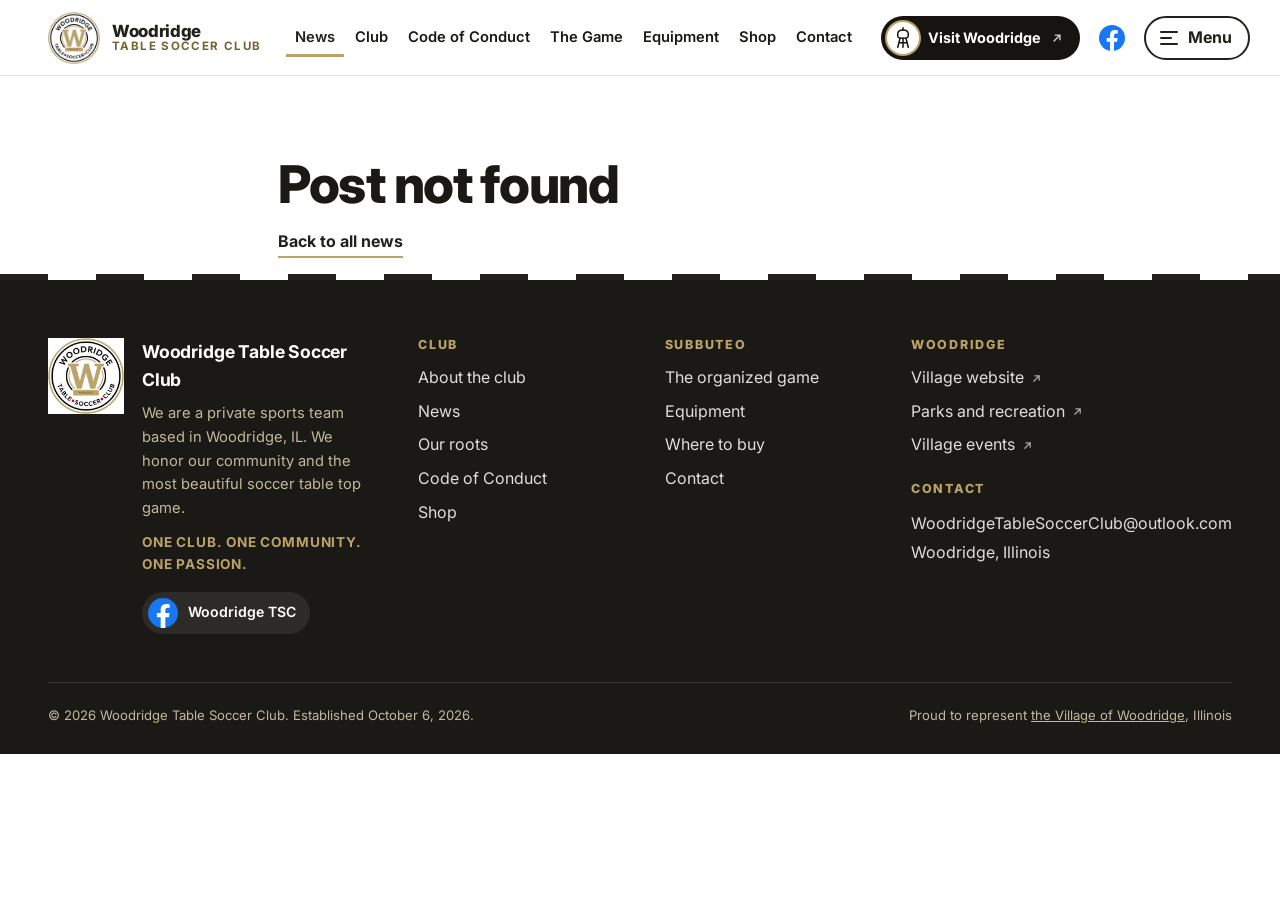
<file: post.html>
<!doctype html>
<html lang="en">
<head>
<meta charset="utf-8">
<meta name="viewport" content="width=device-width, initial-scale=1">
<title>News · Woodridge TSC</title>
<meta name="description" content="News from Woodridge Table Soccer Club.">
<meta name="theme-color" content="#151410">
<meta property="og:type" content="website">
<meta property="og:title" content="News · Woodridge TSC">
<meta property="og:description" content="News from Woodridge Table Soccer Club.">
<meta property="og:image" content="assets/img/og-banner.jpg">
<link rel="icon" type="image/png" sizes="32x32" href="assets/img/favicon-32.png">
<link rel="icon" type="image/png" sizes="48x48" href="assets/img/favicon-48.png">
<link rel="apple-touch-icon" href="assets/img/apple-touch-icon.png">
<link rel="preconnect" href="https://fonts.googleapis.com">
<link rel="preconnect" href="https://fonts.gstatic.com" crossorigin>
<link href="https://fonts.googleapis.com/css2?family=Inter:wght@400;500;600;700;800&display=swap" rel="stylesheet">
<link rel="stylesheet" href="assets/css/site.css">
</head>
<body data-group="news">
<a class="skip-link" href="#main">Skip to content</a>
<header class="site-header">
  <div class="wrap header-row">
    <a class="brand" href="index.html" aria-label="Woodridge Table Soccer Club, home">
      <img src="assets/img/crest-128.webp" alt="" width="52" height="52">
      <span class="brand-text"><strong>Woodridge</strong><span>Table Soccer Club</span></span>
    </a>
    <nav class="tabs" aria-label="Main"><ul><li><a href="news.html" aria-current="page">News</a></li><li><a href="club.html">Club</a></li><li><a href="conduct.html">Code of Conduct</a></li><li><a href="game.html">The Game</a></li><li><a href="equipment.html">Equipment</a></li><li><a href="shop.html">Shop</a></li><li><a href="contact.html">Contact</a></li></ul></nav>
    <div class="header-actions">
      <a class="aok-btn" href="https://www.woodridgeil.gov/" target="_blank" rel="noopener" title="Village of Woodridge official website (opens in a new tab)">
        <span class="mini-crest"><svg class="tower" viewBox="0 0 24 28" fill="none" stroke="currentColor" stroke-width="2" stroke-linecap="round" stroke-linejoin="round" aria-hidden="true"><path d="M12 1v3"/><path d="M5 9c0-3 3-5 7-5s7 2 7 5v3c0 1.7-3.1 3-7 3s-7-1.3-7-3z"/><path d="M8 15 5 27M16 15l3 12M12 15v12M6.5 21h11"/></svg></span><span class="label-long">Visit Woodridge</span><span class="label-short">Woodridge</span><svg class="ext" viewBox="0 0 24 24" fill="none" stroke="currentColor" stroke-width="2.4" stroke-linecap="round" stroke-linejoin="round" aria-hidden="true"><path d="M7 17 17 7M9 7h8v8"/></svg></a>
      <a class="icon-btn header-fb" href="https://www.facebook.com/WoodridgeTSC" target="_blank" rel="noopener" aria-label="Woodridge TSC on Facebook"><svg viewBox="0 0 24 24" aria-hidden="true"><circle cx="12" cy="12" r="12" fill="#1877F2"/><path fill="#fff" d="M16.67 15.47 17.2 12h-3.33V9.75c0-.95.47-1.87 1.96-1.87h1.51V4.93s-1.37-.23-2.68-.23c-2.74 0-4.53 1.66-4.53 4.66V12H7.09v3.47h3.04V24a12.1 12.1 0 0 0 3.74 0v-8.53z"/></svg></a>
      <button class="menu-btn" type="button" aria-haspopup="dialog" aria-controls="drawer"><span class="bars" aria-hidden="true"><i></i><i></i><i></i></span><span class="label">Menu</span></button>
    </div>
  </div>
</header>
<div class="drawer-scrim" data-close></div>
<aside class="drawer" id="drawer" role="dialog" aria-modal="true" aria-label="Menu">
  <div class="drawer-top">
    <img src="assets/img/crest-128.webp" alt="" width="40" height="40">
    <strong>Woodridge TSC</strong>
    <button class="drawer-close" type="button" data-close>Close<svg viewBox="0 0 24 24" fill="none" stroke="currentColor" stroke-width="2.4" stroke-linecap="round" aria-hidden="true"><path d="M6 6l12 12M18 6 6 18"/></svg></button>
  </div>
  <div class="drawer-body">
    <ul class="drawer-groups">
      <li><a class="group-btn" href="index.html" style="text-decoration:none">Home</a></li>
      <li><button class="group-btn" type="button" data-group="club" aria-expanded="false" aria-controls="dp-club">Club<svg viewBox="0 0 24 24" fill="none" stroke="currentColor" stroke-width="2.2" stroke-linecap="round" stroke-linejoin="round" aria-hidden="true"><path d="M5 12h14M13 6l6 6-6 6"/></svg></button><div class="drawer-sub" id="ds-club" hidden><a href="club.html">About the club</a><a href="club.html#history">Subbuteo in Illinois</a><a href="club.html#achievements">Achievements</a><a href="conduct.html">Code of Conduct</a></div></li><li><button class="group-btn" type="button" data-group="game" aria-expanded="false" aria-controls="dp-game">Subbuteo<svg viewBox="0 0 24 24" fill="none" stroke="currentColor" stroke-width="2.2" stroke-linecap="round" stroke-linejoin="round" aria-hidden="true"><path d="M5 12h14M13 6l6 6-6 6"/></svg></button><div class="drawer-sub" id="ds-game" hidden><a href="game.html">The organized game</a><a href="equipment.html">Equipment</a><a href="equipment.html#suppliers">Where to buy</a></div></li><li><button class="group-btn" type="button" data-group="news" aria-expanded="false" aria-controls="dp-news">News<svg viewBox="0 0 24 24" fill="none" stroke="currentColor" stroke-width="2.2" stroke-linecap="round" stroke-linejoin="round" aria-hidden="true"><path d="M5 12h14M13 6l6 6-6 6"/></svg></button><div class="drawer-sub" id="ds-news" hidden><a href="news.html">Latest news</a><a href="news.html#roots">Our roots: the archive</a></div></li><li><button class="group-btn" type="button" data-group="shop" aria-expanded="false" aria-controls="dp-shop">Shop<svg viewBox="0 0 24 24" fill="none" stroke="currentColor" stroke-width="2.2" stroke-linecap="round" stroke-linejoin="round" aria-hidden="true"><path d="M5 12h14M13 6l6 6-6 6"/></svg></button><div class="drawer-sub" id="ds-shop" hidden><a href="shop.html">Club merchandise</a><a href="shop.html#notify">Ask about an item</a></div></li><li><button class="group-btn" type="button" data-group="contact" aria-expanded="false" aria-controls="dp-contact">Contact<svg viewBox="0 0 24 24" fill="none" stroke="currentColor" stroke-width="2.2" stroke-linecap="round" stroke-linejoin="round" aria-hidden="true"><path d="M5 12h14M13 6l6 6-6 6"/></svg></button><div class="drawer-sub" id="ds-contact" hidden><a href="contact.html">Send us a message</a><a href="contact.html#form">Join the club</a><a href="https://www.facebook.com/WoodridgeTSC" target="_blank" rel="noopener">WTSC on Facebook<svg class="ext" viewBox="0 0 24 24" fill="none" stroke="currentColor" stroke-width="2.4" stroke-linecap="round" stroke-linejoin="round" aria-hidden="true"><path d="M7 17 17 7M9 7h8v8"/></svg></a></div></li><li><button class="group-btn gold" type="button" data-group="aok" aria-expanded="false" aria-controls="dp-aok">Woodridge<svg viewBox="0 0 24 24" fill="none" stroke="currentColor" stroke-width="2.2" stroke-linecap="round" stroke-linejoin="round" aria-hidden="true"><path d="M5 12h14M13 6l6 6-6 6"/></svg></button><div class="drawer-sub" id="ds-aok" hidden><a href="https://www.woodridgeil.gov/" target="_blank" rel="noopener">Village website<svg class="ext" viewBox="0 0 24 24" fill="none" stroke="currentColor" stroke-width="2.4" stroke-linecap="round" stroke-linejoin="round" aria-hidden="true"><path d="M7 17 17 7M9 7h8v8"/></svg></a><a href="https://www.woodridgeil.gov/my_community/parks_recreation.php" target="_blank" rel="noopener">Parks and recreation<svg class="ext" viewBox="0 0 24 24" fill="none" stroke="currentColor" stroke-width="2.4" stroke-linecap="round" stroke-linejoin="round" aria-hidden="true"><path d="M7 17 17 7M9 7h8v8"/></svg></a><a href="https://www.woodridgeil.gov/calendar.php" target="_blank" rel="noopener">Village events<svg class="ext" viewBox="0 0 24 24" fill="none" stroke="currentColor" stroke-width="2.4" stroke-linecap="round" stroke-linejoin="round" aria-hidden="true"><path d="M7 17 17 7M9 7h8v8"/></svg></a></div></li>
    </ul>
    <div class="drawer-panels"><div class="drawer-panel" id="dp-club" hidden><h3>Club</h3><a href="club.html">About the club</a><a href="club.html#history">Subbuteo in Illinois</a><a href="club.html#achievements">Achievements</a><a href="conduct.html">Code of Conduct</a></div><div class="drawer-panel" id="dp-game" hidden><h3>Subbuteo</h3><a href="game.html">The organized game</a><a href="equipment.html">Equipment</a><a href="equipment.html#suppliers">Where to buy</a></div><div class="drawer-panel" id="dp-news" hidden><h3>News</h3><a href="news.html">Latest news</a><a href="news.html#roots">Our roots: the archive</a></div><div class="drawer-panel" id="dp-shop" hidden><h3>Shop</h3><a href="shop.html">Club merchandise</a><a href="shop.html#notify">Ask about an item</a></div><div class="drawer-panel" id="dp-contact" hidden><h3>Contact</h3><a href="contact.html">Send us a message</a><a href="contact.html#form">Join the club</a><a href="https://www.facebook.com/WoodridgeTSC" target="_blank" rel="noopener">WTSC on Facebook<svg class="ext" viewBox="0 0 24 24" fill="none" stroke="currentColor" stroke-width="2.4" stroke-linecap="round" stroke-linejoin="round" aria-hidden="true"><path d="M7 17 17 7M9 7h8v8"/></svg></a></div><div class="drawer-panel" id="dp-aok" hidden><h3>Woodridge</h3><a href="https://www.woodridgeil.gov/" target="_blank" rel="noopener">Village website<svg class="ext" viewBox="0 0 24 24" fill="none" stroke="currentColor" stroke-width="2.4" stroke-linecap="round" stroke-linejoin="round" aria-hidden="true"><path d="M7 17 17 7M9 7h8v8"/></svg></a><a href="https://www.woodridgeil.gov/my_community/parks_recreation.php" target="_blank" rel="noopener">Parks and recreation<svg class="ext" viewBox="0 0 24 24" fill="none" stroke="currentColor" stroke-width="2.4" stroke-linecap="round" stroke-linejoin="round" aria-hidden="true"><path d="M7 17 17 7M9 7h8v8"/></svg></a><a href="https://www.woodridgeil.gov/calendar.php" target="_blank" rel="noopener">Village events<svg class="ext" viewBox="0 0 24 24" fill="none" stroke="currentColor" stroke-width="2.4" stroke-linecap="round" stroke-linejoin="round" aria-hidden="true"><path d="M7 17 17 7M9 7h8v8"/></svg></a><p>The Village of Woodridge, Woodridge, Illinois. Our community, and the name we carry.</p></div></div>
  </div>
  <div class="drawer-foot">
    <a class="btn btn-gold btn-sm" href="https://www.woodridgeil.gov/" target="_blank" rel="noopener">Visit Woodridge<svg class="ext" viewBox="0 0 24 24" fill="none" stroke="currentColor" stroke-width="2.4" stroke-linecap="round" stroke-linejoin="round" aria-hidden="true"><path d="M7 17 17 7M9 7h8v8"/></svg></a>
    <div class="socials"><a class="social" href="https://www.facebook.com/WoodridgeTSC" target="_blank" rel="noopener"><svg viewBox="0 0 24 24" aria-hidden="true"><circle cx="12" cy="12" r="12" fill="#1877F2"/><path fill="#fff" d="M16.67 15.47 17.2 12h-3.33V9.75c0-.95.47-1.87 1.96-1.87h1.51V4.93s-1.37-.23-2.68-.23c-2.74 0-4.53 1.66-4.53 4.66V12H7.09v3.47h3.04V24a12.1 12.1 0 0 0 3.74 0v-8.53z"/></svg>Woodridge TSC</a></div>
  </div>
</aside>
<main id="main">
<article id="post"><div class="wrap narrow post-head"><p data-news-fallback hidden>The post couldn't be loaded. <a class="link" href="news.html">Back to all news</a></p></div></article>
</main>
<footer class="site-footer">
  <div class="wrap">
    <div class="foot-grid">
      <div class="foot-brand">
        <img src="assets/img/crest-128.webp" alt="" width="76" height="76" loading="lazy">
        <div><strong>Woodridge Table Soccer Club</strong>
          <p>We are a private sports team based in Woodridge, IL. We honor our community and the most beautiful soccer table top game.</p>
          <p class="motto">One club. One community. One passion.</p>
          <div class="socials" style="margin-top:16px"><a class="social" href="https://www.facebook.com/WoodridgeTSC" target="_blank" rel="noopener"><svg viewBox="0 0 24 24" aria-hidden="true"><circle cx="12" cy="12" r="12" fill="#1877F2"/><path fill="#fff" d="M16.67 15.47 17.2 12h-3.33V9.75c0-.95.47-1.87 1.96-1.87h1.51V4.93s-1.37-.23-2.68-.23c-2.74 0-4.53 1.66-4.53 4.66V12H7.09v3.47h3.04V24a12.1 12.1 0 0 0 3.74 0v-8.53z"/></svg>Woodridge TSC</a></div>
        </div>
      </div>
      <div><h4>Club</h4><ul>
        <li><a href="club.html">About the club</a></li><li><a href="news.html">News</a></li>
        <li><a href="news.html#roots">Our roots</a></li><li><a href="conduct.html">Code of Conduct</a></li><li><a href="shop.html">Shop</a></li></ul></div>
      <div><h4>Subbuteo</h4><ul>
        <li><a href="game.html">The organized game</a></li><li><a href="equipment.html">Equipment</a></li>
        <li><a href="equipment.html#suppliers">Where to buy</a></li><li><a href="contact.html">Contact</a></li></ul></div>
      <div><h4>Woodridge</h4><ul>
        <li><a href="https://www.woodridgeil.gov/" target="_blank" rel="noopener">Village website<svg class="ext" viewBox="0 0 24 24" fill="none" stroke="currentColor" stroke-width="2.4" stroke-linecap="round" stroke-linejoin="round" aria-hidden="true"><path d="M7 17 17 7M9 7h8v8"/></svg></a></li><li><a href="https://www.woodridgeil.gov/my_community/parks_recreation.php" target="_blank" rel="noopener">Parks and recreation<svg class="ext" viewBox="0 0 24 24" fill="none" stroke="currentColor" stroke-width="2.4" stroke-linecap="round" stroke-linejoin="round" aria-hidden="true"><path d="M7 17 17 7M9 7h8v8"/></svg></a></li>
        <li><a href="https://www.woodridgeil.gov/calendar.php" target="_blank" rel="noopener">Village events<svg class="ext" viewBox="0 0 24 24" fill="none" stroke="currentColor" stroke-width="2.4" stroke-linecap="round" stroke-linejoin="round" aria-hidden="true"><path d="M7 17 17 7M9 7h8v8"/></svg></a></li></ul>
        <h4 style="margin-top:24px">Contact</h4>
        <address><a href="mailto:WoodridgeTableSoccerClub@outlook.com">WoodridgeTableSoccerClub@outlook.com</a><br>Woodridge, Illinois</address></div>
    </div>
    <div class="foot-bottom">
      <span>© <span data-year>2026</span> Woodridge Table Soccer Club. Established October 6, 2026.</span>
      <span>Proud to represent <a href="https://www.woodridgeil.gov/" target="_blank" rel="noopener">the Village of Woodridge</a>, Illinois</span>
    </div>
  </div>
</footer>
<script src="assets/js/config.js"></script>
<script src="assets/js/app.js"></script>
</body>
</html>
</file>
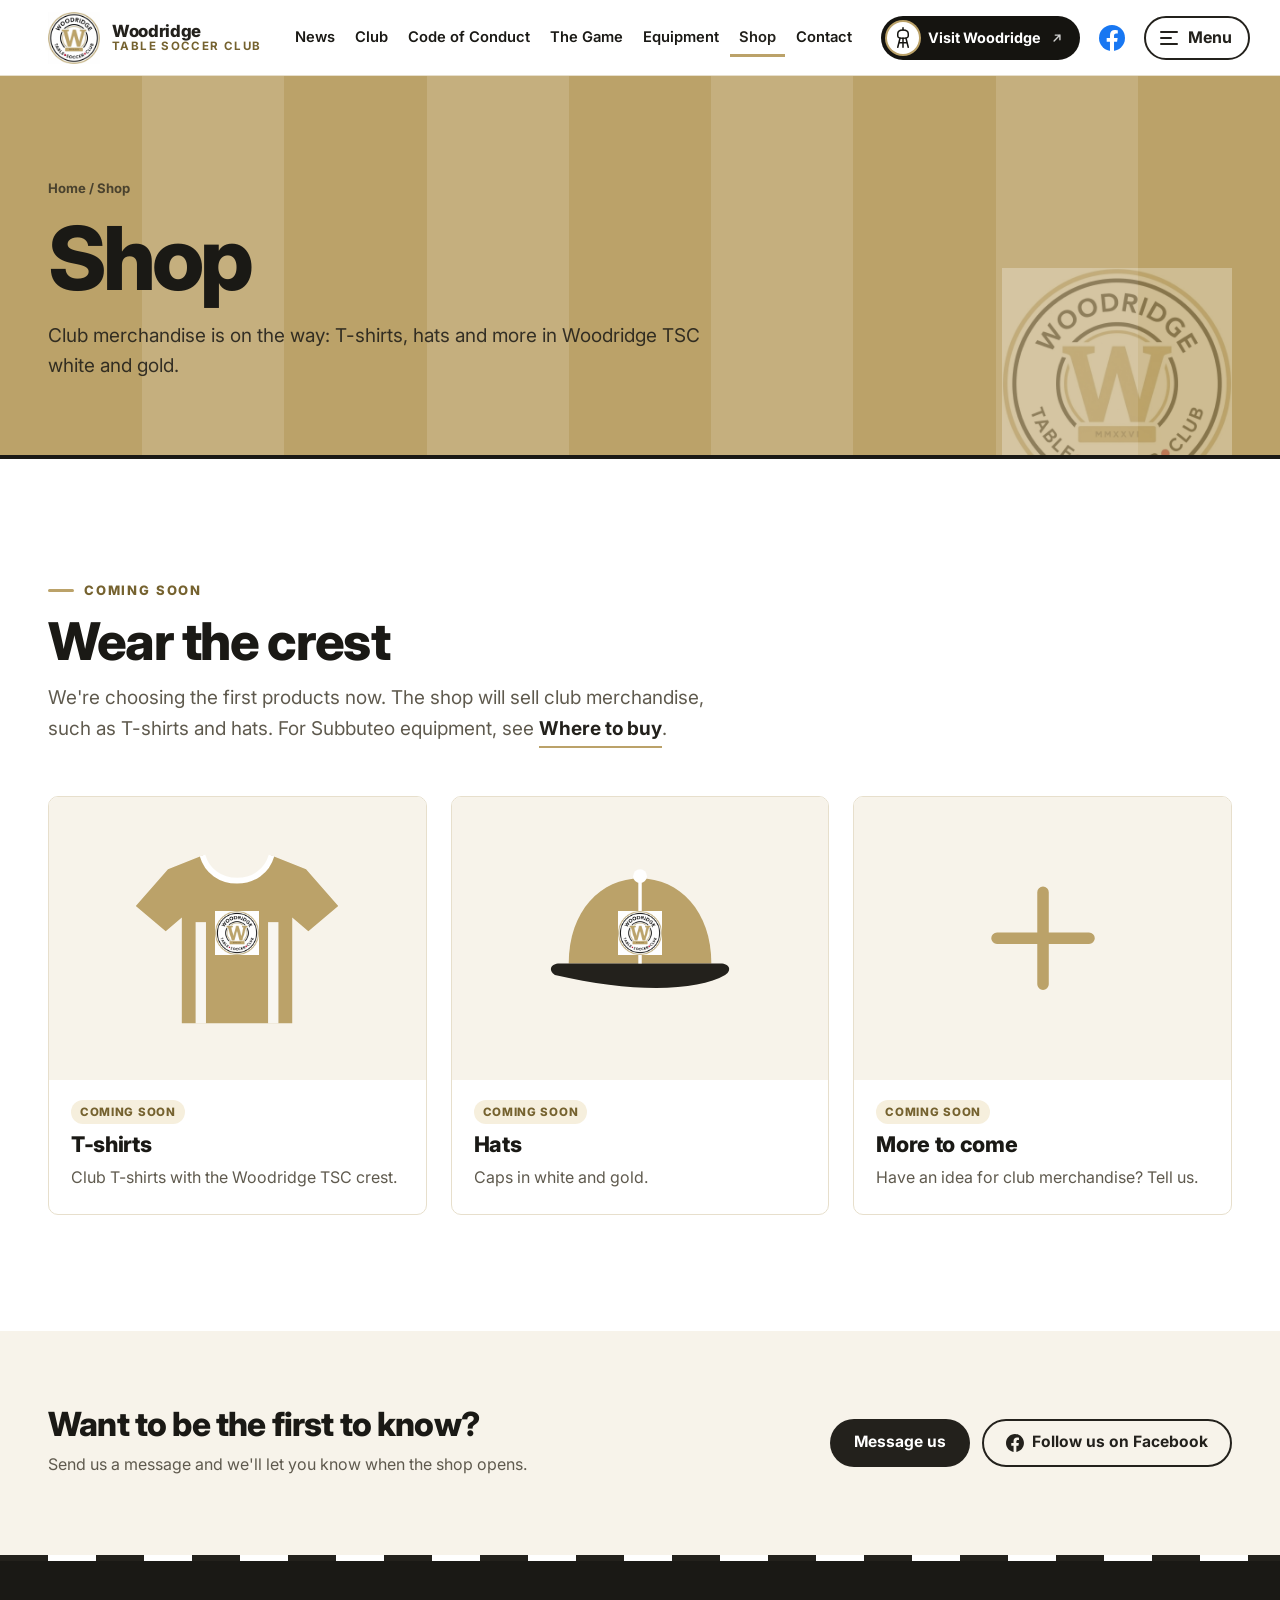
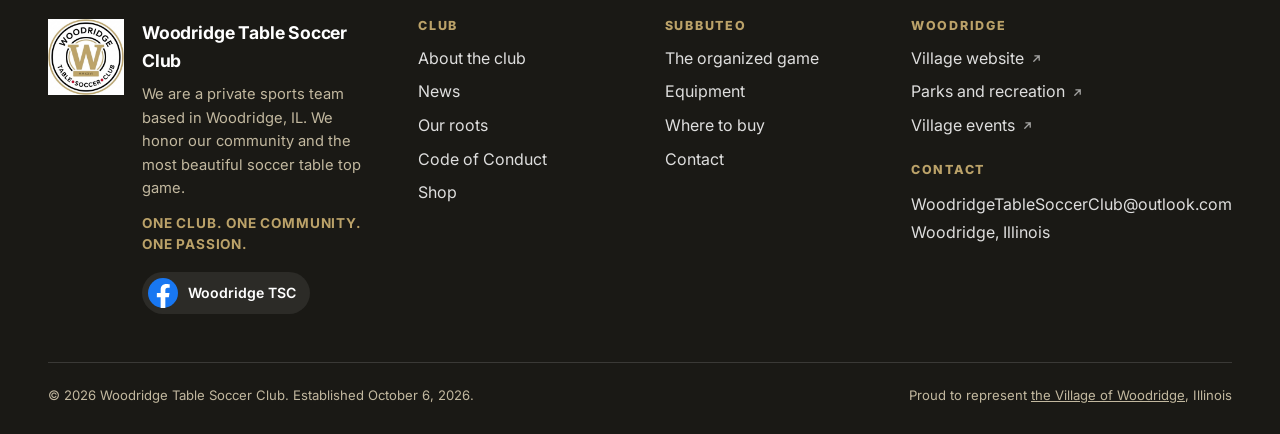
<file: shop.html>
<!doctype html>
<html lang="en">
<head>
<meta charset="utf-8">
<meta name="viewport" content="width=device-width, initial-scale=1">
<title>Shop · Woodridge TSC</title>
<meta name="description" content="Club merchandise from Woodridge Table Soccer Club: T-shirts, hats and more, coming soon.">
<meta name="theme-color" content="#151410">
<meta property="og:type" content="website">
<meta property="og:title" content="Shop · Woodridge TSC">
<meta property="og:description" content="Club merchandise from Woodridge Table Soccer Club: T-shirts, hats and more, coming soon.">
<meta property="og:image" content="assets/img/og-banner.jpg">
<link rel="icon" type="image/png" sizes="32x32" href="assets/img/favicon-32.png">
<link rel="icon" type="image/png" sizes="48x48" href="assets/img/favicon-48.png">
<link rel="apple-touch-icon" href="assets/img/apple-touch-icon.png">
<link rel="preconnect" href="https://fonts.googleapis.com">
<link rel="preconnect" href="https://fonts.gstatic.com" crossorigin>
<link href="https://fonts.googleapis.com/css2?family=Inter:wght@400;500;600;700;800&display=swap" rel="stylesheet">
<link rel="stylesheet" href="assets/css/site.css">
</head>
<body data-group="shop">
<a class="skip-link" href="#main">Skip to content</a>
<header class="site-header">
  <div class="wrap header-row">
    <a class="brand" href="index.html" aria-label="Woodridge Table Soccer Club, home">
      <img src="assets/img/crest-128.webp" alt="" width="52" height="52">
      <span class="brand-text"><strong>Woodridge</strong><span>Table Soccer Club</span></span>
    </a>
    <nav class="tabs" aria-label="Main"><ul><li><a href="news.html">News</a></li><li><a href="club.html">Club</a></li><li><a href="conduct.html">Code of Conduct</a></li><li><a href="game.html">The Game</a></li><li><a href="equipment.html">Equipment</a></li><li><a href="shop.html" aria-current="page">Shop</a></li><li><a href="contact.html">Contact</a></li></ul></nav>
    <div class="header-actions">
      <a class="aok-btn" href="https://www.woodridgeil.gov/" target="_blank" rel="noopener" title="Village of Woodridge official website (opens in a new tab)">
        <span class="mini-crest"><svg class="tower" viewBox="0 0 24 28" fill="none" stroke="currentColor" stroke-width="2" stroke-linecap="round" stroke-linejoin="round" aria-hidden="true"><path d="M12 1v3"/><path d="M5 9c0-3 3-5 7-5s7 2 7 5v3c0 1.7-3.1 3-7 3s-7-1.3-7-3z"/><path d="M8 15 5 27M16 15l3 12M12 15v12M6.5 21h11"/></svg></span><span class="label-long">Visit Woodridge</span><span class="label-short">Woodridge</span><svg class="ext" viewBox="0 0 24 24" fill="none" stroke="currentColor" stroke-width="2.4" stroke-linecap="round" stroke-linejoin="round" aria-hidden="true"><path d="M7 17 17 7M9 7h8v8"/></svg></a>
      <a class="icon-btn header-fb" href="https://www.facebook.com/WoodridgeTSC" target="_blank" rel="noopener" aria-label="Woodridge TSC on Facebook"><svg viewBox="0 0 24 24" aria-hidden="true"><circle cx="12" cy="12" r="12" fill="#1877F2"/><path fill="#fff" d="M16.67 15.47 17.2 12h-3.33V9.75c0-.95.47-1.87 1.96-1.87h1.51V4.93s-1.37-.23-2.68-.23c-2.74 0-4.53 1.66-4.53 4.66V12H7.09v3.47h3.04V24a12.1 12.1 0 0 0 3.74 0v-8.53z"/></svg></a>
      <button class="menu-btn" type="button" aria-haspopup="dialog" aria-controls="drawer"><span class="bars" aria-hidden="true"><i></i><i></i><i></i></span><span class="label">Menu</span></button>
    </div>
  </div>
</header>
<div class="drawer-scrim" data-close></div>
<aside class="drawer" id="drawer" role="dialog" aria-modal="true" aria-label="Menu">
  <div class="drawer-top">
    <img src="assets/img/crest-128.webp" alt="" width="40" height="40">
    <strong>Woodridge TSC</strong>
    <button class="drawer-close" type="button" data-close>Close<svg viewBox="0 0 24 24" fill="none" stroke="currentColor" stroke-width="2.4" stroke-linecap="round" aria-hidden="true"><path d="M6 6l12 12M18 6 6 18"/></svg></button>
  </div>
  <div class="drawer-body">
    <ul class="drawer-groups">
      <li><a class="group-btn" href="index.html" style="text-decoration:none">Home</a></li>
      <li><button class="group-btn" type="button" data-group="club" aria-expanded="false" aria-controls="dp-club">Club<svg viewBox="0 0 24 24" fill="none" stroke="currentColor" stroke-width="2.2" stroke-linecap="round" stroke-linejoin="round" aria-hidden="true"><path d="M5 12h14M13 6l6 6-6 6"/></svg></button><div class="drawer-sub" id="ds-club" hidden><a href="club.html">About the club</a><a href="club.html#history">Subbuteo in Illinois</a><a href="club.html#achievements">Achievements</a><a href="conduct.html">Code of Conduct</a></div></li><li><button class="group-btn" type="button" data-group="game" aria-expanded="false" aria-controls="dp-game">Subbuteo<svg viewBox="0 0 24 24" fill="none" stroke="currentColor" stroke-width="2.2" stroke-linecap="round" stroke-linejoin="round" aria-hidden="true"><path d="M5 12h14M13 6l6 6-6 6"/></svg></button><div class="drawer-sub" id="ds-game" hidden><a href="game.html">The organized game</a><a href="equipment.html">Equipment</a><a href="equipment.html#suppliers">Where to buy</a></div></li><li><button class="group-btn" type="button" data-group="news" aria-expanded="false" aria-controls="dp-news">News<svg viewBox="0 0 24 24" fill="none" stroke="currentColor" stroke-width="2.2" stroke-linecap="round" stroke-linejoin="round" aria-hidden="true"><path d="M5 12h14M13 6l6 6-6 6"/></svg></button><div class="drawer-sub" id="ds-news" hidden><a href="news.html">Latest news</a><a href="news.html#roots">Our roots: the archive</a></div></li><li><button class="group-btn" type="button" data-group="shop" aria-expanded="false" aria-controls="dp-shop">Shop<svg viewBox="0 0 24 24" fill="none" stroke="currentColor" stroke-width="2.2" stroke-linecap="round" stroke-linejoin="round" aria-hidden="true"><path d="M5 12h14M13 6l6 6-6 6"/></svg></button><div class="drawer-sub" id="ds-shop" hidden><a href="shop.html">Club merchandise</a><a href="shop.html#notify">Ask about an item</a></div></li><li><button class="group-btn" type="button" data-group="contact" aria-expanded="false" aria-controls="dp-contact">Contact<svg viewBox="0 0 24 24" fill="none" stroke="currentColor" stroke-width="2.2" stroke-linecap="round" stroke-linejoin="round" aria-hidden="true"><path d="M5 12h14M13 6l6 6-6 6"/></svg></button><div class="drawer-sub" id="ds-contact" hidden><a href="contact.html">Send us a message</a><a href="contact.html#form">Join the club</a><a href="https://www.facebook.com/WoodridgeTSC" target="_blank" rel="noopener">WTSC on Facebook<svg class="ext" viewBox="0 0 24 24" fill="none" stroke="currentColor" stroke-width="2.4" stroke-linecap="round" stroke-linejoin="round" aria-hidden="true"><path d="M7 17 17 7M9 7h8v8"/></svg></a></div></li><li><button class="group-btn gold" type="button" data-group="aok" aria-expanded="false" aria-controls="dp-aok">Woodridge<svg viewBox="0 0 24 24" fill="none" stroke="currentColor" stroke-width="2.2" stroke-linecap="round" stroke-linejoin="round" aria-hidden="true"><path d="M5 12h14M13 6l6 6-6 6"/></svg></button><div class="drawer-sub" id="ds-aok" hidden><a href="https://www.woodridgeil.gov/" target="_blank" rel="noopener">Village website<svg class="ext" viewBox="0 0 24 24" fill="none" stroke="currentColor" stroke-width="2.4" stroke-linecap="round" stroke-linejoin="round" aria-hidden="true"><path d="M7 17 17 7M9 7h8v8"/></svg></a><a href="https://www.woodridgeil.gov/my_community/parks_recreation.php" target="_blank" rel="noopener">Parks and recreation<svg class="ext" viewBox="0 0 24 24" fill="none" stroke="currentColor" stroke-width="2.4" stroke-linecap="round" stroke-linejoin="round" aria-hidden="true"><path d="M7 17 17 7M9 7h8v8"/></svg></a><a href="https://www.woodridgeil.gov/calendar.php" target="_blank" rel="noopener">Village events<svg class="ext" viewBox="0 0 24 24" fill="none" stroke="currentColor" stroke-width="2.4" stroke-linecap="round" stroke-linejoin="round" aria-hidden="true"><path d="M7 17 17 7M9 7h8v8"/></svg></a></div></li>
    </ul>
    <div class="drawer-panels"><div class="drawer-panel" id="dp-club" hidden><h3>Club</h3><a href="club.html">About the club</a><a href="club.html#history">Subbuteo in Illinois</a><a href="club.html#achievements">Achievements</a><a href="conduct.html">Code of Conduct</a></div><div class="drawer-panel" id="dp-game" hidden><h3>Subbuteo</h3><a href="game.html">The organized game</a><a href="equipment.html">Equipment</a><a href="equipment.html#suppliers">Where to buy</a></div><div class="drawer-panel" id="dp-news" hidden><h3>News</h3><a href="news.html">Latest news</a><a href="news.html#roots">Our roots: the archive</a></div><div class="drawer-panel" id="dp-shop" hidden><h3>Shop</h3><a href="shop.html">Club merchandise</a><a href="shop.html#notify">Ask about an item</a></div><div class="drawer-panel" id="dp-contact" hidden><h3>Contact</h3><a href="contact.html">Send us a message</a><a href="contact.html#form">Join the club</a><a href="https://www.facebook.com/WoodridgeTSC" target="_blank" rel="noopener">WTSC on Facebook<svg class="ext" viewBox="0 0 24 24" fill="none" stroke="currentColor" stroke-width="2.4" stroke-linecap="round" stroke-linejoin="round" aria-hidden="true"><path d="M7 17 17 7M9 7h8v8"/></svg></a></div><div class="drawer-panel" id="dp-aok" hidden><h3>Woodridge</h3><a href="https://www.woodridgeil.gov/" target="_blank" rel="noopener">Village website<svg class="ext" viewBox="0 0 24 24" fill="none" stroke="currentColor" stroke-width="2.4" stroke-linecap="round" stroke-linejoin="round" aria-hidden="true"><path d="M7 17 17 7M9 7h8v8"/></svg></a><a href="https://www.woodridgeil.gov/my_community/parks_recreation.php" target="_blank" rel="noopener">Parks and recreation<svg class="ext" viewBox="0 0 24 24" fill="none" stroke="currentColor" stroke-width="2.4" stroke-linecap="round" stroke-linejoin="round" aria-hidden="true"><path d="M7 17 17 7M9 7h8v8"/></svg></a><a href="https://www.woodridgeil.gov/calendar.php" target="_blank" rel="noopener">Village events<svg class="ext" viewBox="0 0 24 24" fill="none" stroke="currentColor" stroke-width="2.4" stroke-linecap="round" stroke-linejoin="round" aria-hidden="true"><path d="M7 17 17 7M9 7h8v8"/></svg></a><p>The Village of Woodridge, Woodridge, Illinois. Our community, and the name we carry.</p></div></div>
  </div>
  <div class="drawer-foot">
    <a class="btn btn-gold btn-sm" href="https://www.woodridgeil.gov/" target="_blank" rel="noopener">Visit Woodridge<svg class="ext" viewBox="0 0 24 24" fill="none" stroke="currentColor" stroke-width="2.4" stroke-linecap="round" stroke-linejoin="round" aria-hidden="true"><path d="M7 17 17 7M9 7h8v8"/></svg></a>
    <div class="socials"><a class="social" href="https://www.facebook.com/WoodridgeTSC" target="_blank" rel="noopener"><svg viewBox="0 0 24 24" aria-hidden="true"><circle cx="12" cy="12" r="12" fill="#1877F2"/><path fill="#fff" d="M16.67 15.47 17.2 12h-3.33V9.75c0-.95.47-1.87 1.96-1.87h1.51V4.93s-1.37-.23-2.68-.23c-2.74 0-4.53 1.66-4.53 4.66V12H7.09v3.47h3.04V24a12.1 12.1 0 0 0 3.74 0v-8.53z"/></svg>Woodridge TSC</a></div>
  </div>
</aside>
<main id="main">
<section class="page-head">
  <div class="stripes" aria-hidden="true"><span></span><span></span><span></span><span></span><span></span><span></span><span></span><span></span><span></span></div>
  <img class="head-crest" src="assets/img/crest-256.webp" alt="" width="240" height="240">
  <div class="wrap">
    <div class="crumb"><a href="index.html">Home</a> / Shop</div>
    <h1>Shop</h1>
    <p>Club merchandise is on the way: T-shirts, hats and more in Woodridge TSC white and gold.</p>
  </div>
</section>
<section class="section" aria-labelledby="s1-h">
  <div class="wrap">
    <div class="section-head"><div><span class="eyebrow">Coming soon</span><h2 id="s1-h">Wear the crest</h2>
      <p>We're choosing the first products now. The shop will sell club merchandise, such as T-shirts and hats. For Subbuteo equipment, see <a class="link" href="equipment.html#suppliers">Where to buy</a>.</p></div></div>
    <div class="shop-grid"><div class="shop-card"><div class="shop-art"><svg viewBox="0 0 200 180" aria-hidden="true"><path d="M70 18 40 30 12 62l26 22 14-12v92h96V72l14 12 26-22-28-32-30-12c-4 14-16 22-30 22S74 32 70 18z" fill="#bba269"/><path d="M70 18c4 14 16 22 30 22s26-8 30-22" fill="none" stroke="#ffffff" stroke-width="5"/><g fill="#fff" opacity=".9"><rect x="64" y="76" width="9" height="88"/><rect x="127" y="76" width="9" height="88"/></g></svg><img class="shop-crest" src="assets/img/crest-128.webp" alt="" width="44" height="44"></div><div class="shop-body"><span class="tag gold">Coming soon</span><h3>T-shirts</h3><p>Club T-shirts with the Woodridge TSC crest.</p></div></div><div class="shop-card"><div class="shop-art"><svg viewBox="0 0 200 180" aria-hidden="true"><path d="M38 112c0-46 28-74 62-74s62 28 62 74z" fill="#bba269"/><path d="M30 112h140c8 0 10 6 4 10-24 14-80 16-148 0-6-4-4-10 4-10z" fill="#23211c"/><path d="M100 38v74" stroke="#ffffff" stroke-width="3"/><circle cx="100" cy="36" r="6" fill="#ffffff"/></svg><img class="shop-crest" src="assets/img/crest-128.webp" alt="" width="44" height="44"></div><div class="shop-body"><span class="tag gold">Coming soon</span><h3>Hats</h3><p>Caps in white and gold.</p></div></div><div class="shop-card"><div class="shop-art"><svg viewBox="0 0 200 180" aria-hidden="true"><g fill="none" stroke="#bba269" stroke-width="10" stroke-linecap="round"><path d="M100 50v80M60 90h80"/></g></svg></div><div class="shop-body"><span class="tag gold">Coming soon</span><h3>More to come</h3><p>Have an idea for club merchandise? Tell us.</p></div></div></div>
  </div>
</section>
<section class="section tight cloud" id="notify" aria-labelledby="s2-h">
  <div class="wrap cta-band">
    <div><h2 id="s2-h" style="color:var(--navy-ink)">Want to be the first to know?</h2>
      <p style="color:var(--muted)">Send us a message and we'll let you know when the shop opens.</p></div>
    <div class="btns"><a class="btn btn-navy" href="contact.html?interest=merch#form">Message us</a>
      <a class="btn btn-line dark" href="https://www.facebook.com/WoodridgeTSC" target="_blank" rel="noopener"><svg class="ico" viewBox="0 0 24 24" aria-hidden="true"><path fill="currentColor" d="M24 12.07C24 5.4 18.63 0 12 0S0 5.4 0 12.07C0 18.1 4.39 23.1 10.13 24v-8.44H7.08v-3.49h3.04V9.41c0-3.02 1.8-4.7 4.54-4.7 1.31 0 2.68.24 2.68.24v2.97h-1.5c-1.5 0-1.96.93-1.96 1.89v2.26h3.33l-.53 3.49h-2.8V24C19.62 23.1 24 18.1 24 12.07z"/></svg>Follow us on Facebook</a></div>
  </div>
</section>
</main>
<footer class="site-footer">
  <div class="wrap">
    <div class="foot-grid">
      <div class="foot-brand">
        <img src="assets/img/crest-128.webp" alt="" width="76" height="76" loading="lazy">
        <div><strong>Woodridge Table Soccer Club</strong>
          <p>We are a private sports team based in Woodridge, IL. We honor our community and the most beautiful soccer table top game.</p>
          <p class="motto">One club. One community. One passion.</p>
          <div class="socials" style="margin-top:16px"><a class="social" href="https://www.facebook.com/WoodridgeTSC" target="_blank" rel="noopener"><svg viewBox="0 0 24 24" aria-hidden="true"><circle cx="12" cy="12" r="12" fill="#1877F2"/><path fill="#fff" d="M16.67 15.47 17.2 12h-3.33V9.75c0-.95.47-1.87 1.96-1.87h1.51V4.93s-1.37-.23-2.68-.23c-2.74 0-4.53 1.66-4.53 4.66V12H7.09v3.47h3.04V24a12.1 12.1 0 0 0 3.74 0v-8.53z"/></svg>Woodridge TSC</a></div>
        </div>
      </div>
      <div><h4>Club</h4><ul>
        <li><a href="club.html">About the club</a></li><li><a href="news.html">News</a></li>
        <li><a href="news.html#roots">Our roots</a></li><li><a href="conduct.html">Code of Conduct</a></li><li><a href="shop.html">Shop</a></li></ul></div>
      <div><h4>Subbuteo</h4><ul>
        <li><a href="game.html">The organized game</a></li><li><a href="equipment.html">Equipment</a></li>
        <li><a href="equipment.html#suppliers">Where to buy</a></li><li><a href="contact.html">Contact</a></li></ul></div>
      <div><h4>Woodridge</h4><ul>
        <li><a href="https://www.woodridgeil.gov/" target="_blank" rel="noopener">Village website<svg class="ext" viewBox="0 0 24 24" fill="none" stroke="currentColor" stroke-width="2.4" stroke-linecap="round" stroke-linejoin="round" aria-hidden="true"><path d="M7 17 17 7M9 7h8v8"/></svg></a></li><li><a href="https://www.woodridgeil.gov/my_community/parks_recreation.php" target="_blank" rel="noopener">Parks and recreation<svg class="ext" viewBox="0 0 24 24" fill="none" stroke="currentColor" stroke-width="2.4" stroke-linecap="round" stroke-linejoin="round" aria-hidden="true"><path d="M7 17 17 7M9 7h8v8"/></svg></a></li>
        <li><a href="https://www.woodridgeil.gov/calendar.php" target="_blank" rel="noopener">Village events<svg class="ext" viewBox="0 0 24 24" fill="none" stroke="currentColor" stroke-width="2.4" stroke-linecap="round" stroke-linejoin="round" aria-hidden="true"><path d="M7 17 17 7M9 7h8v8"/></svg></a></li></ul>
        <h4 style="margin-top:24px">Contact</h4>
        <address><a href="mailto:WoodridgeTableSoccerClub@outlook.com">WoodridgeTableSoccerClub@outlook.com</a><br>Woodridge, Illinois</address></div>
    </div>
    <div class="foot-bottom">
      <span>© <span data-year>2026</span> Woodridge Table Soccer Club. Established October 6, 2026.</span>
      <span>Proud to represent <a href="https://www.woodridgeil.gov/" target="_blank" rel="noopener">the Village of Woodridge</a>, Illinois</span>
    </div>
  </div>
</footer>
<script src="assets/js/config.js"></script>
<script src="assets/js/app.js"></script>
</body>
</html>
</file>
<file: assets/css/site.css>
/* =====================================================================
   Woodridge Table Soccer Club — site styles
   Identity: the crest's white and gold, with a little black.
   (Variable names --navy* are kept from the original template; they hold the blacks.)
   Type: Inter.
   ===================================================================== */
:root {
  --navy: #23211c;
  --navy-deep: #151410;
  --navy-ink: #1a1915;
  --white: #ffffff;
  --cloud: #f7f3ea;
  --line: #e7dfcc;
  --line-dark: rgba(255,255,255,.14);
  --muted: #5f5a4e;
  --muted-dark: #c2b89f;
  --gold: #bba269;
  --gold-ink: #75622f;
  --fb: #1877f2;

  --font: "Inter", system-ui, -apple-system, "Segoe UI", Roboto, sans-serif;

  --s-1: .8125rem; --s0: 1rem; --s1: 1.1875rem; --s2: 1.5rem;
  --s3: clamp(1.75rem, 2.6vw, 2.25rem);
  --s4: clamp(2.1rem, 4.2vw, 3.25rem);
  --s5: clamp(2.6rem, 7vw, 5.5rem);

  --gutter: clamp(16px, 4vw, 48px);
  --max: 1280px;
  --header-h: 76px;
  --r-sm: 4px; --r-md: 10px;
  --ease: cubic-bezier(.2,.75,.15,1);
}

*, *::before, *::after { box-sizing: border-box; }
html { -webkit-text-size-adjust: 100%; scroll-behavior: smooth; overflow-x: clip; scroll-padding-top: calc(var(--header-h) + 16px); }
body { margin: 0; background: var(--white); color: var(--navy-ink); font: 400 var(--s0)/1.6 var(--font); -webkit-font-smoothing: antialiased; overflow-x: clip; }
body.drawer-open { overflow: hidden; }
img { display: block; max-width: 100%; height: auto; }
a { color: inherit; }
button, input, select, textarea { font: inherit; color: inherit; }
h1, h2, h3, h4 { margin: 0; font-weight: 800; line-height: 1.05; letter-spacing: -.025em; }
h2 { font-size: var(--s4); }
h3 { font-size: var(--s2); letter-spacing: -.015em; line-height: 1.15; }
p { margin: 0 0 1em; }
ul, ol { margin: 0; padding: 0; list-style: none; }
.wrap { width: 100%; max-width: var(--max); margin: 0 auto; padding: 0 var(--gutter); }
.narrow { max-width: 820px; }
.sr-only { position: absolute !important; width: 1px; height: 1px; overflow: hidden; clip: rect(0 0 0 0); white-space: nowrap; }
.skip-link { position: absolute; left: 16px; top: -80px; z-index: 400; background: var(--white); color: var(--navy); padding: 10px 16px; font-weight: 700; border-radius: var(--r-sm); }
.skip-link:focus { top: 12px; }
:focus-visible { outline: 3px solid var(--gold); outline-offset: 2px; }
[hidden] { display: none !important; }
.ico { width: 1.15em; height: 1.15em; flex: none; }
.ext { width: 14px; height: 14px; flex: none; }

/* ---------- buttons & links ---------- */
.btn { display: inline-flex; align-items: center; justify-content: center; gap: .55em; min-height: 48px; padding: 0 1.4em; border-radius: 999px; border: 2px solid transparent; font-weight: 700; font-size: .975rem; text-decoration: none; cursor: pointer; transition: background .2s, color .2s, border-color .2s, transform .2s; white-space: nowrap; }
.btn:active { transform: translateY(1px); }
.btn-sm { min-height: 40px; padding: 0 1.05em; font-size: .9rem; }
.btn-lg { min-height: 58px; padding: 0 1.8em; font-size: 1.05rem; }
.btn-navy { background: var(--navy); color: var(--white); }
.btn-navy:hover { background: var(--navy-deep); }
.btn-white { background: var(--white); color: var(--navy); }
.btn-white:hover { background: var(--cloud); }
.btn-gold { background: var(--gold); color: var(--navy-deep); }
.btn-gold:hover { background: #e2b33f; }
.btn-line { border-color: currentColor; color: var(--white); background: transparent; }
.btn-line:hover { background: rgba(255,255,255,.1); }
.btn-line.dark { color: var(--navy); }
.btn-line.dark:hover { background: var(--cloud); }
.btn-fb { background: var(--fb); color: var(--white); }
.btn-fb:hover { background: #0f65d6; }
.link { display: inline-flex; align-items: center; gap: .4em; font-weight: 700; color: var(--navy); text-decoration: none; border-bottom: 2px solid var(--gold); padding-bottom: 2px; }
.link:hover { color: var(--gold-ink); }
.eyebrow { display: inline-flex; align-items: center; gap: 10px; font-size: var(--s-1); font-weight: 800; letter-spacing: .14em; text-transform: uppercase; color: var(--gold-ink); margin-bottom: 14px; }
.eyebrow::before { content: ""; width: 26px; height: 3px; background: var(--gold); border-radius: 2px; }
.on-dark .eyebrow, .navy .eyebrow, .deep .eyebrow { color: var(--gold); }

/* =====================================================================
   Header
   ===================================================================== */
.site-header { position: sticky; top: 0; z-index: 100; height: var(--header-h); background: var(--white); border-bottom: 1px solid var(--line); transition: box-shadow .25s; }
.site-header.scrolled { box-shadow: 0 8px 24px rgba(14,28,56,.08); }
.header-row { height: 100%; display: flex; align-items: center; gap: 20px; }
.brand { display: flex; align-items: center; gap: 12px; text-decoration: none; color: var(--navy); flex: none; }
.brand img { width: 52px; height: 52px; }
.brand-text { display: grid; line-height: 1.05; }
.brand-text strong { font-size: 1.05rem; font-weight: 800; letter-spacing: -.02em; }
.brand-text span { font-size: .72rem; font-weight: 700; letter-spacing: .12em; text-transform: uppercase; color: var(--gold-ink); }
.tabs { display: none; margin-left: 4px; }
.tabs ul { display: flex; gap: 2px; }
.tabs a { display: block; white-space: nowrap; padding: 8px 9px; border-radius: 999px; font-weight: 600; font-size: .92rem; text-decoration: none; color: var(--navy-ink); }
.tabs a:hover { background: var(--cloud); }
.tabs a[aria-current="page"] { color: var(--navy); box-shadow: inset 0 -3px 0 var(--gold); border-radius: 0; }
.header-actions { margin-left: auto; display: flex; align-items: center; gap: 10px; }
.aok-btn { display: inline-flex; align-items: center; gap: 9px; min-height: 44px; padding: 0 16px 0 6px; border-radius: 999px; background: var(--navy-deep); color: var(--white); text-decoration: none; font-weight: 700; font-size: .9rem; white-space: nowrap; }
.aok-btn:hover { background: var(--navy); }
.aok-btn .mini-crest { width: 32px; height: 32px; border-radius: 50%; background: var(--white); display: grid; place-items: center; box-shadow: 0 0 0 2px var(--gold); }
.aok-btn .mini-crest svg { width: 18px; height: 21px; }
.aok-btn .ext { width: 14px; height: 14px; opacity: .8; }
.icon-btn { display: inline-grid; place-items: center; width: 44px; height: 44px; border-radius: 50%; text-decoration: none; }
.icon-btn:hover { background: var(--cloud); }
.icon-btn svg { width: 26px; height: 26px; }
.header-fb { display: none; }
.menu-btn { display: inline-flex; align-items: center; gap: 10px; height: 44px; padding: 0 16px 0 14px; border: 2px solid var(--navy); border-radius: 999px; background: var(--white); color: var(--navy); font-weight: 700; cursor: pointer; }
.menu-btn:hover { background: var(--cloud); }
.menu-btn .bars { display: grid; gap: 4px; }
.menu-btn .bars i { display: block; width: 18px; height: 2px; background: currentColor; border-radius: 2px; }
.menu-btn .bars i:nth-child(2) { width: 12px; }
@media (min-width: 1280px) { .tabs { display: block; } }
@media (min-width: 900px) { .header-fb { display: inline-grid; } }
@media (max-width: 640px) {
  :root { --header-h: 68px; }
  .brand img { width: 44px; height: 44px; }
  .brand-text strong { font-size: .95rem; }
  .brand-text span { font-size: .64rem; }
  .aok-btn .label-long { display: none; }
  .menu-btn .label { display: none; }
  .menu-btn { width: 44px; padding: 0; justify-content: center; }
}
@media (max-width: 420px) {
  .brand-text { display: none; }
  .aok-btn { padding-right: 12px; }
}
.aok-btn .label-short { display: none; }
@media (max-width: 640px) { .aok-btn .label-short { display: inline; } }

/* =====================================================================
   Right-side drawer
   ===================================================================== */
.drawer-scrim { position: fixed; inset: 0; z-index: 200; background: rgba(8,18,38,.55); opacity: 0; visibility: hidden; transition: opacity .35s, visibility .35s; }
.drawer { position: fixed; top: 0; right: 0; bottom: 0; z-index: 210; width: min(820px, 100%); background: var(--navy-deep); color: var(--white); transform: translateX(100%); visibility: hidden; transition: transform .45s var(--ease), visibility .45s; display: flex; flex-direction: column; }
.drawer::before { content: ""; position: absolute; inset: 0 auto 0 0; width: 6px; background: repeating-linear-gradient(var(--white) 0 18px, transparent 18px 26px); opacity: .9; }
.drawer-open .drawer { transform: none; visibility: visible; }
.drawer-open .drawer-scrim { opacity: 1; visibility: visible; }
.drawer-top { display: flex; align-items: center; gap: 14px; height: var(--header-h); padding: 0 24px 0 34px; border-bottom: 1px solid var(--line-dark); flex: none; }
.drawer-top img { width: 40px; height: 40px; }
.drawer-top strong { font-size: 1rem; }
.drawer-close { margin-left: auto; display: inline-flex; align-items: center; gap: 8px; height: 44px; padding: 0 14px; border: 1px solid var(--line-dark); border-radius: 999px; background: none; color: var(--white); font-weight: 700; cursor: pointer; }
.drawer-close:hover { background: rgba(255,255,255,.08); }
.drawer-close svg { width: 18px; height: 18px; }
.drawer-body { flex: 1; overflow-y: auto; display: grid; grid-template-columns: 300px 1fr; }
.drawer-groups { padding: 22px 0 22px 34px; border-right: 1px solid var(--line-dark); }
.group-btn { width: 100%; display: flex; align-items: center; justify-content: space-between; gap: 12px; padding: 14px 22px 14px 0; border: 0; background: none; color: var(--muted-dark); font-size: 1.5rem; font-weight: 800; letter-spacing: -.02em; text-align: left; cursor: pointer; }
.group-btn svg { width: 20px; height: 20px; transition: transform .25s; opacity: 0; }
.group-btn:hover, .group-btn.active { color: var(--white); }
.group-btn.active svg { opacity: 1; }
.group-btn.gold { color: var(--gold); }
.drawer-panels { padding: 30px 34px; }
.drawer-panel h3 { font-size: .78rem; font-weight: 800; letter-spacing: .14em; text-transform: uppercase; color: var(--gold); margin-bottom: 16px; }
.drawer-panel a { display: flex; align-items: center; gap: 10px; padding: 12px 0; border-bottom: 1px solid var(--line-dark); font-size: 1.15rem; font-weight: 600; text-decoration: none; }
.drawer-panel a:hover { color: var(--gold); }
.drawer-panel a svg { width: 16px; height: 16px; opacity: .7; }
.drawer-panel p { color: var(--muted-dark); font-size: .95rem; margin: 18px 0 0; }
.drawer-sub { display: none; }
.drawer-foot { flex: none; display: flex; flex-wrap: wrap; align-items: center; gap: 10px; padding: 18px 24px 22px 34px; border-top: 1px solid var(--line-dark); }
.drawer-foot .socials { margin-left: auto; }
@media (max-width: 760px) {
  .drawer-body { grid-template-columns: 1fr; }
  .drawer-groups { border-right: 0; padding: 10px 24px 10px 30px; }
  .drawer-panels { display: none; }
  .group-btn { padding: 14px 0; border-bottom: 1px solid var(--line-dark); }
  .group-btn svg { opacity: 1; transform: rotate(90deg); }
  .group-btn[aria-expanded="true"] svg { transform: rotate(-90deg); }
  .drawer-sub { display: grid; padding: 4px 0 12px 12px; }
  .drawer-sub[hidden] { display: none !important; }
  .drawer-sub a { padding: 10px 0; font-weight: 600; text-decoration: none; display: flex; align-items: center; gap: 8px; }
  .drawer-sub a svg { width: 14px; height: 14px; opacity: .7; }
  .drawer-top, .drawer-foot { padding-left: 30px; }
  .drawer-foot .socials { margin-left: 0; width: 100%; }
}

/* ---------- social icons ---------- */
.socials { display: flex; flex-wrap: wrap; gap: 10px; }
.social { display: inline-flex; align-items: center; gap: 10px; padding: 6px 14px 6px 6px; border-radius: 999px; text-decoration: none; font-size: .88rem; font-weight: 600; background: rgba(255,255,255,.08); }
.social:hover { background: rgba(255,255,255,.16); }
.social svg { width: 30px; height: 30px; }
.on-light .social { background: var(--cloud); color: var(--navy-ink); }
.on-light .social:hover { background: var(--line); }

/* =====================================================================
   Home hero — the banner itself on wide screens; scenery + text on phones
   ===================================================================== */
.hero { position: relative; background: var(--navy-deep); }
.hero-banner { width: 100%; aspect-ratio: 2056 / 765; object-fit: cover; }
.hero-phone { display: none; }
.hero-text { position: absolute !important; width: 1px; height: 1px; overflow: hidden; clip: rect(0 0 0 0); white-space: nowrap; }
@media (max-width: 760px) {
  .hero-banner { aspect-ratio: 782 / 269; }
  .hero-text { position: relative !important; width: auto; height: auto; overflow: visible; clip: auto; white-space: normal; }
  .hero-phone { display: block; position: relative; z-index: 1; color: var(--white); padding: 0 var(--gutter) 34px; isolation: isolate; }
  .hero-phone::before { content: ""; position: absolute; inset: 0; z-index: -1; background: linear-gradient(90deg, transparent 0 18%, rgba(255,255,255,.06) 18% 32%, transparent 32% 50%, rgba(255,255,255,.06) 50% 64%, transparent 64%); }
  .hero-phone .crest { width: 112px; height: 112px; margin-top: -56px; filter: drop-shadow(0 10px 24px rgba(0,0,0,.35)); }
  .hero-phone h1 { margin-top: 16px; font-size: 2.35rem; line-height: .95; letter-spacing: -.04em; }
  .hero-phone h1 span { display: block; color: var(--gold); }
  .hero-phone .tagline { margin: 14px 0 6px; font-size: 1.08rem; font-weight: 600; color: rgba(255,255,255,.92); }
  .hero-phone .motto { margin: 0 0 22px; font-size: .78rem; font-weight: 800; letter-spacing: .14em; text-transform: uppercase; color: var(--gold); }
  .hero-phone .hero-actions { display: flex; flex-wrap: wrap; gap: 10px; }
}

/* ---------- sections ---------- */
.section { padding: clamp(64px, 9vw, 120px) 0; }
.section.tight { padding: clamp(48px, 6vw, 80px) 0; }
.cloud { background: var(--cloud); }
.navy { background: var(--navy); color: var(--white); }
.deep { background: var(--navy-deep); color: var(--white); }
.section-head { display: flex; flex-wrap: wrap; align-items: end; justify-content: space-between; gap: 16px 32px; margin-bottom: clamp(28px, 4vw, 48px); }
.section-head p { margin: 14px 0 0; max-width: 56ch; color: var(--muted); font-size: var(--s1); }
.navy .section-head p, .deep .section-head p { color: var(--muted-dark); }
.split { display: grid; grid-template-columns: 1fr 1fr; gap: clamp(32px, 6vw, 88px); align-items: center; }
@media (max-width: 860px) { .split { grid-template-columns: 1fr; } }
.lead-text { font-size: var(--s1); line-height: 1.6; }
.prose p { max-width: 68ch; }
.prose h2 { font-size: var(--s3); margin: 1.6em 0 .6em; }
.prose h2:first-child { margin-top: 0; }
.photo-frame { position: relative; border-radius: var(--r-md); overflow: hidden; }
.photo-frame img { width: 100%; aspect-ratio: 4 / 3; object-fit: cover; object-position: 38% 50%; }
.photo-frame::after { content: ""; position: absolute; left: 0; right: 0; bottom: 0; height: 8px; background: repeating-linear-gradient(90deg, var(--navy) 0 40px, var(--white) 40px 80px); }

.facts { display: grid; grid-template-columns: repeat(3, 1fr); gap: 1px; margin: 28px 0 0; background: var(--line); border: 1px solid var(--line); border-radius: var(--r-md); overflow: hidden; }
.facts div { background: var(--white); padding: 18px 18px 16px; }
.facts b { display: block; font-size: 1.6rem; font-weight: 800; letter-spacing: -.03em; color: var(--navy); line-height: 1.1; }
.facts span { font-size: .85rem; color: var(--muted); }
@media (max-width: 520px) { .facts div { padding: 14px 12px; } .facts b { font-size: 1.3rem; } .facts span { font-size: .78rem; } }

/* ---------- Woodridge block ---------- */
.aok-block { position: relative; overflow: hidden; isolation: isolate; background: var(--navy-deep); color: var(--white); }
.aok-block .stripes { position: absolute; inset: 0 0 0 auto; width: min(52%, 640px); z-index: -1; display: grid; grid-template-columns: repeat(7, 1fr); opacity: .9; }
.aok-block .stripes span:nth-child(odd) { background: var(--navy); }
.aok-block .stripes span:nth-child(even) { background: rgba(255,255,255,.07); }
.aok-block .stripes::after { content: ""; position: absolute; inset: 0; background: linear-gradient(90deg, var(--navy-deep), transparent 55%); }
.aok-inner { display: grid; grid-template-columns: 1.2fr .8fr; gap: clamp(28px, 5vw, 72px); align-items: center; }
.aok-inner h2 { font-size: var(--s4); }
.aok-inner h2 em { font-style: normal; color: var(--gold); }
.aok-inner .lead-text { color: rgba(255,255,255,.88); margin: 18px 0 0; max-width: 54ch; }
.aok-motto { margin: 22px 0 30px; padding-left: 16px; border-left: 3px solid var(--gold); font-weight: 700; }
.aok-motto span { display: block; font-weight: 500; color: var(--muted-dark); font-size: .92rem; }
.aok-actions { display: flex; flex-wrap: wrap; gap: 12px; }
.aok-card { justify-self: end; width: min(100%, 380px); background: var(--white); color: var(--navy-ink); border-radius: var(--r-md); padding: 28px; box-shadow: 0 24px 60px rgba(0,0,0,.3); }
.aok-card .shield { width: 88px; height: 100px; margin-bottom: 18px; }
.aok-card b { display: block; font-size: 1.35rem; letter-spacing: -.02em; }
.aok-card span { display: block; color: var(--muted); font-size: .95rem; margin: 4px 0 18px; }
.aok-card a { display: flex; align-items: center; justify-content: space-between; gap: 12px; padding: 14px 0; border-top: 1px solid var(--line); font-weight: 700; text-decoration: none; color: var(--navy); }
.aok-card a:hover { color: var(--gold-ink); }
.aok-card a svg { width: 18px; height: 18px; }
@media (max-width: 900px) {
  .aok-inner { grid-template-columns: 1fr; }
  .aok-card { justify-self: start; }
  .aok-block .stripes { width: 100%; opacity: .5; }
}

/* ---------- News ---------- */
.news-grid { display: grid; grid-template-columns: repeat(3, 1fr); gap: 24px; }
@media (max-width: 960px) { .news-grid { grid-template-columns: 1fr 1fr; } }
@media (max-width: 640px) { .news-grid { grid-template-columns: 1fr; } }
.news-card { position: relative; display: flex; flex-direction: column; background: var(--white); border: 1px solid var(--line); border-radius: var(--r-md); overflow: hidden; text-decoration: none; transition: transform .25s var(--ease), box-shadow .25s; }
.news-card:hover { transform: translateY(-3px); box-shadow: 0 16px 36px rgba(14,28,56,.1); }
.news-cover { position: relative; aspect-ratio: 16 / 9; background: var(--navy); color: var(--white); display: flex; align-items: flex-end; padding: 18px 20px; overflow: hidden; isolation: isolate; }
.news-cover::before { content: ""; position: absolute; inset: 0; z-index: -1; background: repeating-linear-gradient(90deg, transparent 0 14.28%, rgba(255,255,255,.08) 14.28% 28.56%); }
.news-cover img.cover-photo { position: absolute; inset: 0; width: 100%; height: 100%; object-fit: cover; z-index: -2; }
.news-cover.has-photo::before { background: linear-gradient(transparent 35%, rgba(10,22,46,.85)); }
.news-cover .big { font-size: 3rem; font-weight: 800; letter-spacing: -.05em; line-height: .9; }
.news-cover .big small { display: block; font-size: .85rem; letter-spacing: .12em; text-transform: uppercase; color: var(--gold); margin-top: 6px; }
.news-cover .cover-crest { position: absolute; right: 16px; top: 16px; width: 64px; height: 64px; }
.news-cover.roots { background: var(--navy-deep); }
.news-body { padding: 20px 22px 24px; display: flex; flex-direction: column; gap: 10px; flex: 1; }
.news-meta { display: flex; flex-wrap: wrap; align-items: center; gap: 8px; font-size: .8rem; color: var(--muted); font-weight: 600; }
.tag { display: inline-block; padding: 3px 9px; border-radius: 999px; background: var(--cloud); color: var(--navy); font-size: .72rem; font-weight: 800; letter-spacing: .06em; text-transform: uppercase; }
.tag.gold { background: #f6efdd; color: var(--gold-ink); }
.news-card h3 { font-size: 1.25rem; }
.news-card p { margin: 0; color: var(--muted); font-size: .95rem; }
.news-card .more { margin-top: auto; padding-top: 8px; font-weight: 700; color: var(--navy); font-size: .92rem; }

/* archive (Our roots) */
.roots-intro { display: grid; grid-template-columns: 1fr auto; gap: 24px; align-items: end; }
@media (max-width: 760px) { .roots-intro { grid-template-columns: 1fr; } }
.year-block { display: grid; grid-template-columns: 140px 1fr; gap: 24px; padding: 34px 0; border-top: 2px solid var(--navy); }
.year-block > h3 { font-size: 2.6rem; letter-spacing: -.05em; color: var(--navy); position: sticky; top: calc(var(--header-h) + 20px); align-self: start; }
.roots-list { display: grid; gap: 0; }
.roots-item { display: grid; grid-template-columns: 92px 1fr; gap: 18px; padding: 18px 0; border-bottom: 1px solid var(--line); }
.roots-item:last-child { border-bottom: 0; }
.roots-item time { font-size: .82rem; font-weight: 700; color: var(--muted); padding-top: 3px; }
.roots-item h4 { font-size: 1.15rem; letter-spacing: -.015em; margin-bottom: 6px; }
.roots-item p { margin: 0; color: var(--navy-ink); max-width: 70ch; }
.roots-item .club-was { display: inline-block; margin-top: 8px; font-size: .78rem; font-weight: 700; color: var(--gold-ink); }
@media (max-width: 640px) {
  .year-block { grid-template-columns: 1fr; gap: 6px; }
  .year-block > h3 { position: static; }
  .roots-item { grid-template-columns: 1fr; gap: 4px; }
}

/* single post */
.post-head { padding-top: clamp(40px, 6vw, 72px); }
.post-head h1 { font-size: var(--s4); margin: 10px 0 16px; text-wrap: balance; }
.post-body { font-size: 1.08rem; padding-bottom: clamp(56px, 8vw, 96px); }
.post-body p { max-width: 68ch; }
.post-cover { margin: 28px 0 36px; border-radius: var(--r-md); overflow: hidden; }

/* ---------- Page head (inner pages) ---------- */
.page-head { position: relative; overflow: hidden; isolation: isolate; background: var(--navy); color: var(--white); padding: clamp(56px, 8vw, 104px) 0 clamp(48px, 6vw, 80px); }
.page-head .stripes { position: absolute; inset: 0; z-index: -1; display: grid; grid-template-columns: repeat(9, 1fr); }
.page-head .stripes span:nth-child(even) { background: rgba(255,255,255,.06); }
.page-head::after { content: ""; position: absolute; left: 0; right: 0; bottom: 0; height: 6px; background: var(--gold); }
.page-head .crumb { font-size: .82rem; font-weight: 700; color: var(--muted-dark); margin-bottom: 18px; }
.page-head .crumb a { text-decoration: none; }
.page-head .crumb a:hover { color: var(--white); }
.page-head h1 { font-size: var(--s5); line-height: .95; letter-spacing: -.045em; text-wrap: balance; }
.page-head p { margin: 20px 0 0; font-size: var(--s1); color: rgba(255,255,255,.88); max-width: 56ch; }
.page-head .head-crest { position: absolute; right: var(--gutter); bottom: -40px; width: clamp(120px, 18vw, 240px); opacity: .18; z-index: -1; }

/* ---------- cards & lists ---------- */
.card-grid { display: grid; grid-template-columns: repeat(3, 1fr); gap: 20px; }
@media (max-width: 900px) { .card-grid { grid-template-columns: 1fr 1fr; } }
@media (max-width: 600px) { .card-grid { grid-template-columns: 1fr; } }
.link-card { display: flex; flex-direction: column; gap: 10px; padding: 28px; border-radius: var(--r-md); background: var(--white); border: 1px solid var(--line); text-decoration: none; transition: border-color .2s, transform .25s var(--ease); }
.link-card:hover { border-color: var(--navy); transform: translateY(-3px); }
.link-card .num { font-size: .8rem; font-weight: 800; letter-spacing: .14em; color: var(--gold-ink); }
.link-card h3 { font-size: 1.4rem; }
.link-card p { margin: 0; color: var(--muted); }
.link-card .go { margin-top: auto; padding-top: 10px; font-weight: 700; color: var(--navy); display: inline-flex; align-items: center; gap: 6px; }
.link-card .go svg { width: 16px; height: 16px; }

.values { display: grid; grid-template-columns: repeat(2, 1fr); gap: 1px; background: var(--line); border: 1px solid var(--line); border-radius: var(--r-md); overflow: hidden; }
.values li { background: var(--white); padding: 24px 26px; display: grid; grid-template-columns: 44px 1fr; gap: 14px; }
.values .n { font-size: 1.6rem; font-weight: 800; letter-spacing: -.04em; color: var(--gold); line-height: 1; }
.values b { display: block; font-size: 1.1rem; margin-bottom: 4px; }
.values p { margin: 0; color: var(--muted); }
@media (max-width: 720px) { .values { grid-template-columns: 1fr; } }
.rule-box { margin-top: 28px; padding: 22px 26px; border-radius: var(--r-md); background: #f6efdd; border-left: 5px solid var(--gold); }
.rule-box b { color: var(--gold-ink); }
blockquote.quote { margin: 40px 0 0; padding: 32px; border-radius: var(--r-md); background: var(--navy); color: var(--white); font-size: var(--s2); font-weight: 700; letter-spacing: -.02em; line-height: 1.3; }
blockquote.quote cite { display: block; margin-top: 12px; font-size: .9rem; font-style: normal; font-weight: 600; color: var(--gold); letter-spacing: 0; }

/* timeline */
.timeline { display: grid; grid-template-columns: repeat(4, 1fr); row-gap: 28px; }
.timeline li { border-top: 2px solid var(--white); }
@media (max-width: 860px) { .timeline { grid-template-columns: 1fr 1fr; } }
.timeline li { position: relative; padding: 24px 20px 8px 0; }
.timeline li::before { content: ""; position: absolute; top: -7px; left: 0; width: 12px; height: 12px; border-radius: 50%; background: var(--navy); border: 3px solid var(--white); }
.timeline li.now::before { background: var(--gold); border-color: var(--gold); }
.timeline b { display: block; font-size: 1.5rem; font-weight: 800; letter-spacing: -.03em; }
.timeline li.now b { color: var(--gold); }
.timeline span { display: block; margin-top: 6px; font-size: .93rem; color: var(--muted-dark); }

.stat-row { display: grid; grid-template-columns: repeat(4, 1fr); gap: 20px; }
.stat-row div { padding-top: 16px; border-top: 3px solid var(--navy); }
.stat-row b { display: block; font-size: 2.6rem; font-weight: 800; letter-spacing: -.05em; color: var(--navy); line-height: 1; }
.stat-row span { display: block; margin-top: 8px; color: var(--muted); font-size: .95rem; }
@media (max-width: 860px) { .stat-row { grid-template-columns: 1fr 1fr; } }

.org-list { display: grid; grid-template-columns: repeat(3, 1fr); gap: 20px; }
@media (max-width: 860px) { .org-list { grid-template-columns: 1fr; } }
.org { padding: 26px; border: 1px solid var(--line); border-radius: var(--r-md); background: var(--white); display: flex; flex-direction: column; gap: 8px; }
.org .abbr { font-size: 2rem; font-weight: 800; letter-spacing: -.04em; color: var(--navy); }
.org p { margin: 0; color: var(--muted); }
.org ul { display: grid; gap: 6px; margin-top: 4px; }
.org li { padding-left: 18px; position: relative; color: var(--navy-ink); font-size: .95rem; }
.org li::before { content: ""; position: absolute; left: 0; top: .6em; width: 8px; height: 3px; background: var(--gold); }
.org .link { margin-top: auto; align-self: flex-start; }

.continents { display: grid; grid-template-columns: repeat(4, 1fr); gap: 20px; }
@media (max-width: 960px) { .continents { grid-template-columns: 1fr 1fr; } }
@media (max-width: 520px) { .continents { grid-template-columns: 1fr; } }
.continent { background: var(--white); border-radius: var(--r-md); padding: 24px; border: 1px solid var(--line); }
.continent h3 { font-size: 1.15rem; display: flex; justify-content: space-between; align-items: baseline; margin-bottom: 14px; }
.continent h3 span { font-size: .85rem; color: var(--gold-ink); }
.continent ul { display: flex; flex-wrap: wrap; gap: 6px; }
.continent li { padding: 4px 10px; border-radius: 999px; background: var(--cloud); font-size: .88rem; font-weight: 600; }
.continent li.home { background: var(--navy); color: var(--white); }

/* equipment */
.kit { display: grid; gap: 0; }
.kit-item { display: grid; grid-template-columns: 300px 1fr; gap: clamp(24px, 4vw, 56px); align-items: center; padding: 36px 0; border-top: 1px solid var(--line); }
.kit-item:first-child { border-top: 0; padding-top: 0; }
.kit-art { background: var(--cloud); border-radius: var(--r-md); aspect-ratio: 4 / 3; display: grid; place-items: center; padding: 18px; }
.kit-art svg { width: 100%; height: 100%; }
.kit-item .n { font-size: .8rem; font-weight: 800; letter-spacing: .14em; color: var(--gold-ink); }
.kit-item h3 { font-size: var(--s3); margin: 6px 0 12px; }
.kit-item p { margin: 0 0 .7em; max-width: 60ch; color: var(--navy-ink); }
.spec { display: flex; flex-wrap: wrap; gap: 8px; margin-top: 10px; }
.spec span { padding: 5px 12px; border-radius: 999px; background: var(--white); border: 1px solid var(--line); font-size: .85rem; font-weight: 700; color: var(--navy); }
@media (max-width: 760px) { .kit-item { grid-template-columns: 1fr; } .kit-art { max-width: 360px; } }
.suppliers { display: grid; grid-template-columns: repeat(auto-fill, minmax(220px, 1fr)); gap: 16px; }
.supplier { display: flex; flex-direction: column; gap: 6px; padding: 22px; border-radius: var(--r-md); background: var(--white); border: 1px solid var(--line); text-decoration: none; transition: border-color .2s; }
.supplier:hover { border-color: var(--navy); }
.supplier b { font-size: 1.15rem; }
.supplier span { font-size: .88rem; color: var(--muted); display: inline-flex; align-items: center; gap: 6px; }
.supplier span svg { width: 14px; height: 14px; }

/* ---------- forms ---------- */
.contact-grid { display: grid; grid-template-columns: 1fr 1.3fr; gap: clamp(32px, 6vw, 80px); align-items: start; }
@media (max-width: 860px) { .contact-grid { grid-template-columns: 1fr; } }
.contact-list { display: grid; gap: 0; margin-top: 24px; }
.contact-list li { display: grid; grid-template-columns: 44px 1fr; gap: 14px; padding: 18px 0; border-top: 1px solid var(--line); }
.contact-list .ci { width: 44px; height: 44px; border-radius: 50%; display: grid; place-items: center; background: var(--cloud); color: var(--navy); }
.contact-list .ci svg { width: 22px; height: 22px; }
.contact-list small { display: block; font-size: .78rem; font-weight: 800; letter-spacing: .1em; text-transform: uppercase; color: var(--muted); }
.contact-list a, .contact-list strong { font-weight: 700; color: var(--navy); text-decoration: none; word-break: break-word; }
.contact-list a:hover { text-decoration: underline; }
.form { background: var(--cloud); border-radius: var(--r-md); padding: clamp(24px, 4vw, 40px); display: grid; gap: 18px; }
.form .row { display: grid; grid-template-columns: 1fr 1fr; gap: 18px; }
@media (max-width: 560px) { .form .row { grid-template-columns: 1fr; } }
.field { display: grid; gap: 6px; }
.field label { font-size: .88rem; font-weight: 700; }
.field label .opt { font-weight: 500; color: var(--muted); }
.field input, .field select, .field textarea { width: 100%; min-height: 48px; padding: 12px 14px; border: 1px solid #d9d0bb; border-radius: 8px; background: var(--white); }
.field textarea { min-height: 150px; resize: vertical; }
.field input:focus, .field select:focus, .field textarea:focus { outline: 3px solid rgba(187,162,105,.5); border-color: var(--navy); }
.choice { display: flex; flex-wrap: wrap; gap: 8px; }
.choice label { position: relative; }
.choice input { position: absolute; opacity: 0; }
.choice span { display: inline-block; padding: 10px 16px; border-radius: 999px; border: 1px solid #d9d0bb; background: var(--white); font-weight: 600; font-size: .92rem; cursor: pointer; }
.choice input:checked + span { background: var(--navy); border-color: var(--navy); color: var(--white); }
.choice input:focus-visible + span { outline: 3px solid var(--gold); outline-offset: 2px; }
.form .hp { position: absolute; left: -5000px; }
.form-note { font-size: .85rem; color: var(--muted); margin: 0; }
.form-status { padding: 14px 16px; border-radius: 8px; font-weight: 600; }
.form-status.ok { background: #e3f3ea; color: #145c39; }
.form-status.err { background: #fbe6e4; color: #8e2620; }

/* ---------- CTA band ---------- */
.cta-band { display: grid; grid-template-columns: 1fr auto; gap: 24px 48px; align-items: center; }
.cta-band h2 { font-size: var(--s3); }
.cta-band p { margin: 10px 0 0; color: var(--muted-dark); max-width: 56ch; }
.cta-band .btns { display: flex; flex-wrap: wrap; gap: 12px; }
@media (max-width: 760px) { .cta-band { grid-template-columns: 1fr; } }

/* =====================================================================
   Footer
   ===================================================================== */
.site-footer { background: var(--navy-ink); color: var(--white); padding: 64px 0 28px; position: relative; }
.site-footer::before { content: ""; position: absolute; top: 0; left: 0; right: 0; height: 6px; background: repeating-linear-gradient(90deg, var(--navy) 0 48px, var(--white) 48px 96px); }
.foot-grid { display: grid; grid-template-columns: 1.6fr 1fr 1fr 1fr; gap: 40px; }
.foot-brand { display: grid; grid-template-columns: 76px 1fr; gap: 18px; align-items: start; }
.foot-brand img { width: 76px; height: 76px; }
.foot-brand strong { display: block; font-size: 1.1rem; letter-spacing: -.01em; }
.foot-brand p { margin: 8px 0 0; color: var(--muted-dark); font-size: .92rem; }
.foot-brand .motto { color: var(--gold); font-weight: 700; font-size: .85rem; letter-spacing: .06em; text-transform: uppercase; margin-top: 12px; }
.site-footer h4 { font-size: .78rem; letter-spacing: .14em; text-transform: uppercase; color: var(--gold); margin-bottom: 14px; }
.site-footer ul { display: grid; gap: 8px; }
.site-footer ul a { text-decoration: none; color: rgba(255,255,255,.86); display: inline-flex; align-items: center; gap: 6px; }
.site-footer ul a svg { width: 13px; height: 13px; opacity: .7; }
.site-footer ul a:hover { color: var(--white); text-decoration: underline; }
.site-footer address { font-style: normal; color: rgba(255,255,255,.86); line-height: 1.8; }
.site-footer address a { text-decoration: none; }
.site-footer address a:hover { text-decoration: underline; }
.foot-bottom { display: flex; flex-wrap: wrap; justify-content: space-between; gap: 12px; margin-top: 48px; padding-top: 22px; border-top: 1px solid var(--line-dark); font-size: .82rem; color: var(--muted-dark); }
@media (max-width: 960px) { .foot-grid { grid-template-columns: 1fr 1fr; } .foot-brand { grid-column: 1 / -1; } }
@media (max-width: 520px) { .foot-grid { grid-template-columns: 1fr; } }

@media (prefers-reduced-motion: reduce) { *, *::before, *::after { transition: none !important; animation: none !important; scroll-behavior: auto !important; } }

/* ---------- organization logos ---------- */
.org-top { display: flex; align-items: center; gap: 16px; min-height: 96px; }
.org-logo { height: 96px; width: auto; flex: none; }

/* ---------- equipment photos ---------- */
.kit-art { padding: 0; overflow: hidden; background: var(--white); border: 1px solid var(--line); }
.kit-art img { width: 100%; height: 100%; object-fit: cover; }
.kit-art.contain img { object-fit: contain; padding: 14px; }

/* ---------- shop ---------- */
.shop-grid { display: grid; grid-template-columns: repeat(3, 1fr); gap: 24px; }
@media (max-width: 900px) { .shop-grid { grid-template-columns: 1fr 1fr; } }
@media (max-width: 600px) { .shop-grid { grid-template-columns: 1fr; } }
.shop-card { border: 1px solid var(--line); border-radius: var(--r-md); overflow: hidden; background: var(--white); }
.shop-art { position: relative; aspect-ratio: 4 / 3; background: var(--cloud); display: grid; place-items: center; padding: 24px; }
.shop-art svg { width: 70%; height: 100%; }
.shop-crest { position: absolute; left: 50%; top: 48%; transform: translate(-50%, -50%); width: 44px; height: 44px; }
.shop-body { padding: 20px 22px 24px; display: grid; gap: 8px; justify-items: start; }
.shop-body h3 { font-size: 1.35rem; }
.shop-body p { margin: 0; color: var(--muted); }

/* ---------- crest ---------- */
.aok-btn .mini-crest img { width: 20px; height: auto; }
.aok-card .shield { width: auto; height: 100px; }
.aok-card .shield img { height: 100px; width: auto; }

/* ---------- Woodridge water-tower icon ---------- */
.aok-btn .mini-crest svg.tower { width: 18px; height: 21px; color: var(--navy-deep); }
.aok-card .shield svg.tower { width: auto; height: 100px; color: var(--navy); }

/* ---------- white-gold-black theme: inner page heads in gold ---------- */
.page-head { background: var(--gold); color: var(--navy-ink); }
.page-head .stripes span:nth-child(even) { background: rgba(255,255,255,.14); }
.page-head::after { background: var(--navy-ink); height: 4px; }
.page-head .crumb { color: rgba(26,25,21,.7); }
.page-head .crumb a:hover { color: var(--navy-ink); }
.page-head p { color: rgba(26,25,21,.85); }
.page-head .head-crest { opacity: .28; }
.section.navy { background: var(--gold); color: var(--navy-ink); }
.section.navy .eyebrow { color: var(--navy-ink); }
.section.navy .eyebrow::before { background: var(--navy-ink); }
.section.navy .btn-line { color: var(--navy-ink); }
.section.navy .timeline li { border-top-color: var(--navy-ink); }
.section.navy .timeline li::before { background: var(--navy-ink); border-color: var(--gold); }
.section.navy .timeline li.now::before { background: var(--white); border-color: var(--navy-ink); }
.section.navy .timeline li.now b { color: var(--navy-ink); }
.section.navy .section-head p { color: rgba(26,25,21,.85); }
.section.navy .timeline span { color: rgba(26,25,21,.85); }
</file>
